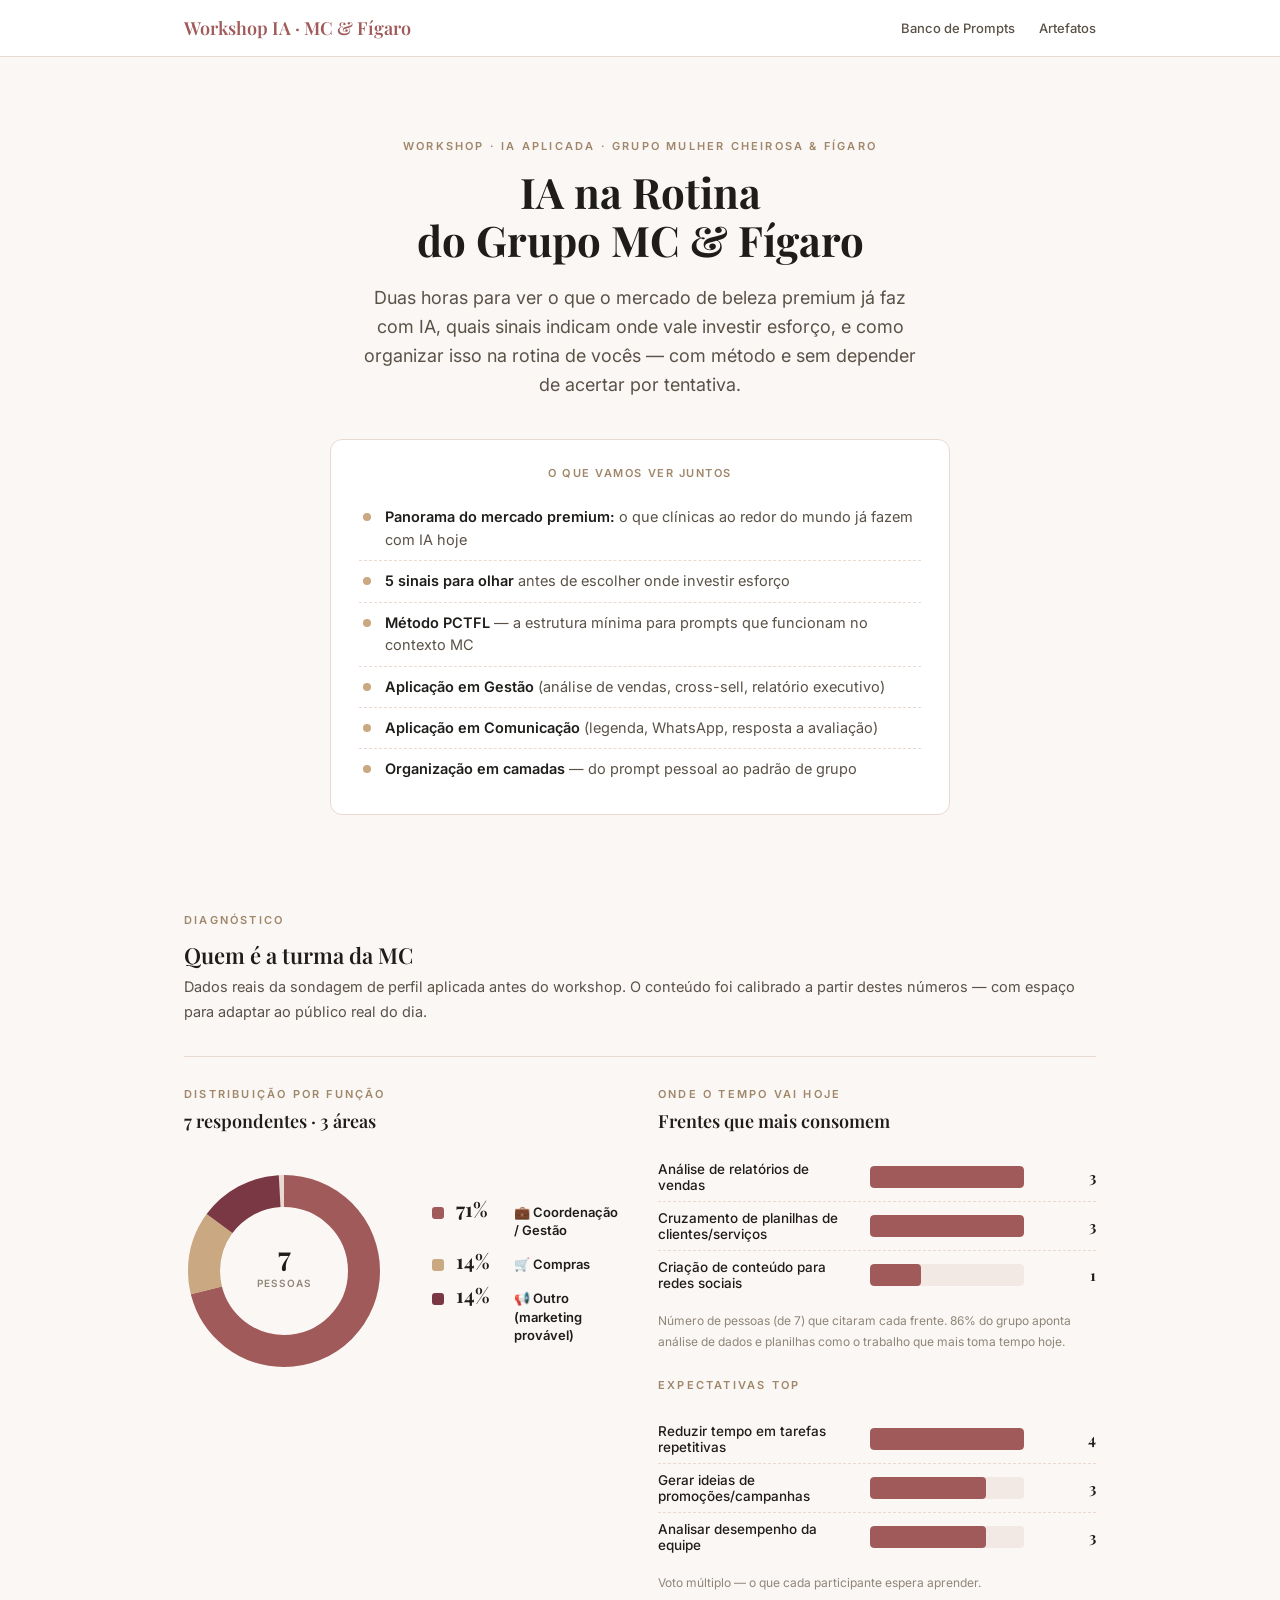
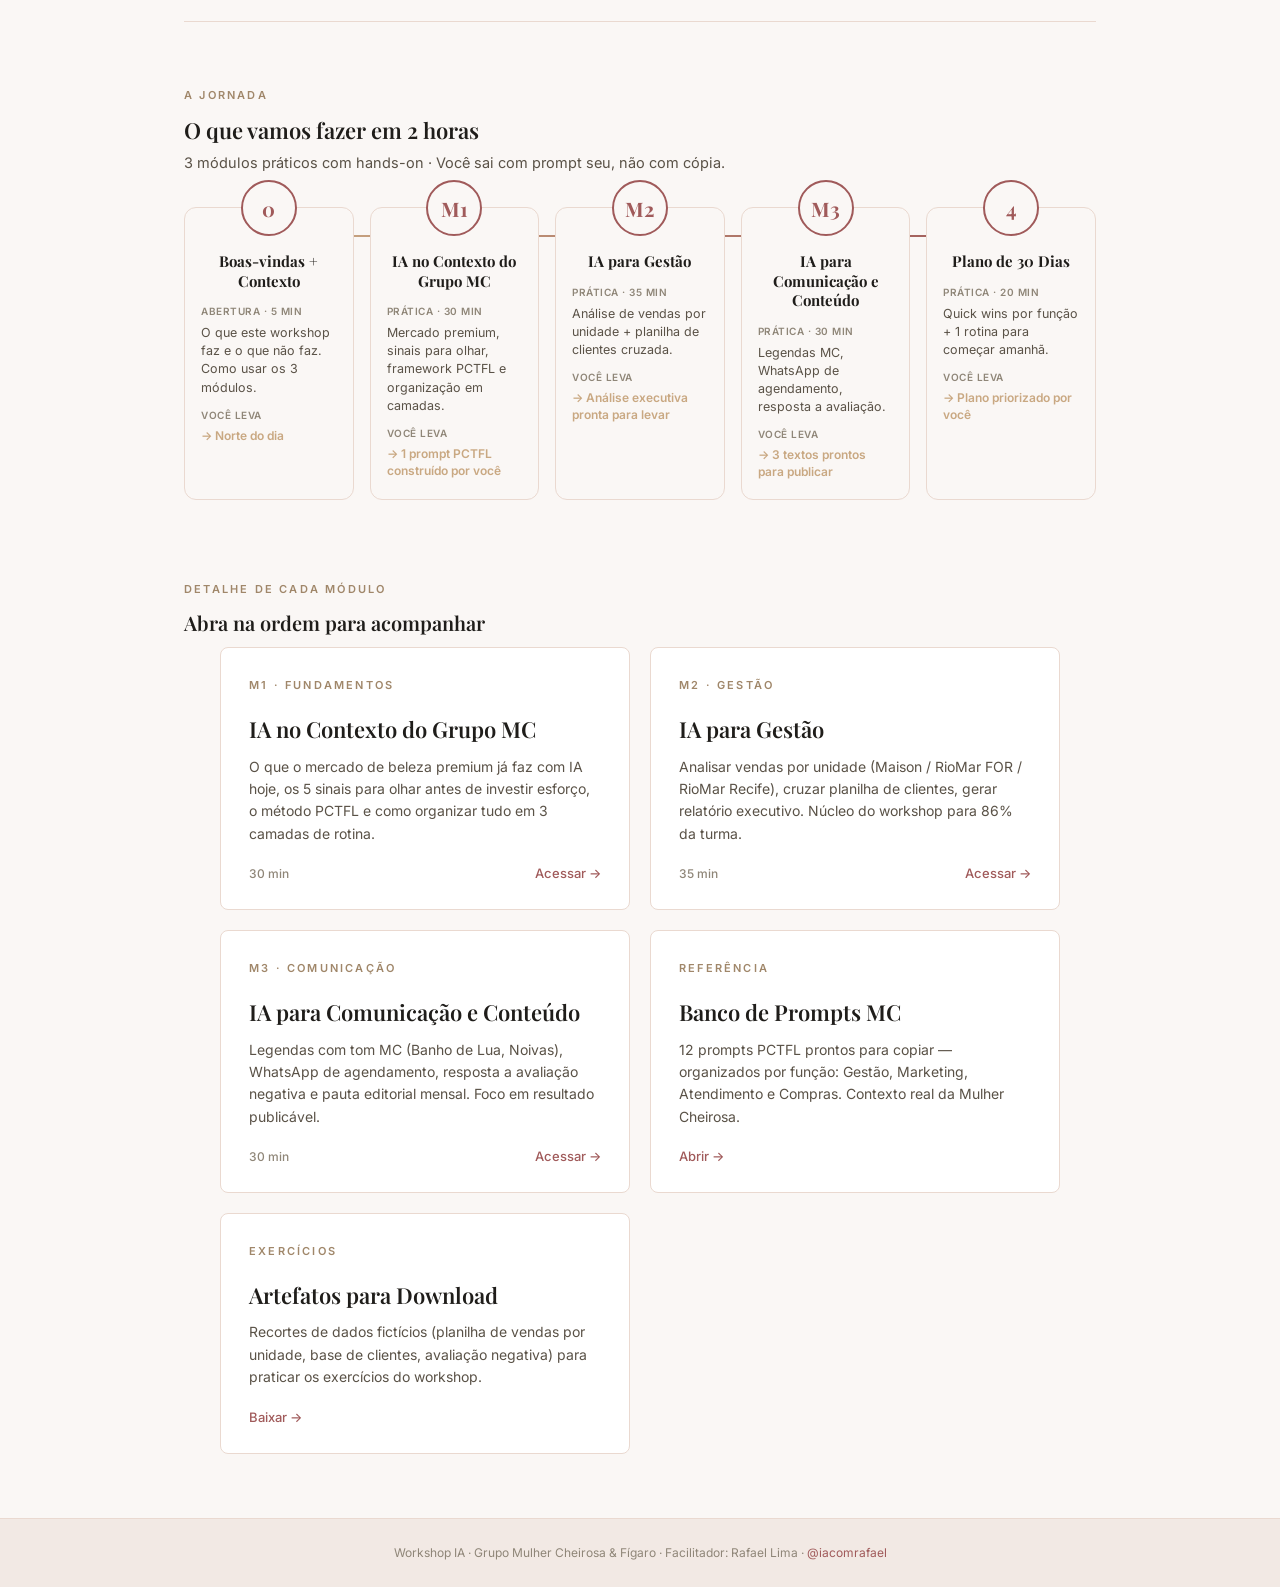
<file: index.html>
<!DOCTYPE html>
<html lang="pt-BR">
<head>
  <meta charset="UTF-8">
  <meta name="viewport" content="width=device-width, initial-scale=1.0">
  <title>Workshop IA · Grupo Mulher Cheirosa & Fígaro</title>
  <link rel="preconnect" href="https://fonts.googleapis.com">
  <link rel="preconnect" href="https://fonts.gstatic.com" crossorigin>
  <link href="https://fonts.googleapis.com/css2?family=Playfair+Display:wght@400;600;700&family=Inter:wght@400;500;600&display=swap" rel="stylesheet">
  <link rel="stylesheet" href="assets/style.css">
</head>
<body>

  <!-- Topbar -->
  <header class="topbar">
    <div class="topbar-inner">
      <a href="index.html" class="topbar-logo">Workshop IA · MC & Fígaro</a>
      <nav class="topbar-nav">
        <a href="banco-de-prompts/index.html">Banco de Prompts</a>
        <a href="artefatos/index.html">Artefatos</a>
      </nav>
    </div>
  </header>

  <!-- Hero -->
  <section class="hero">
    <div class="site-container" style="text-align:center">
      <p class="eyebrow">Workshop · IA Aplicada · Grupo Mulher Cheirosa & Fígaro</p>
      <h1>IA na Rotina<br>do Grupo MC & Fígaro</h1>
      <p class="hero-subtitle">
        Duas horas para ver o que o mercado de beleza premium já faz com IA,
        quais sinais indicam onde vale investir esforço, e como organizar
        isso na rotina de vocês — com método e sem depender de acertar por tentativa.
      </p>

      <div class="hero-aprender">
        <p class="hero-aprender-lbl">O que vamos ver juntos</p>
        <ul>
          <li><strong>Panorama do mercado premium:</strong> o que clínicas ao redor do mundo já fazem com IA hoje</li>
          <li><strong>5 sinais para olhar</strong> antes de escolher onde investir esforço</li>
          <li><strong>Método PCTFL</strong> — a estrutura mínima para prompts que funcionam no contexto MC</li>
          <li><strong>Aplicação em Gestão</strong> (análise de vendas, cross-sell, relatório executivo)</li>
          <li><strong>Aplicação em Comunicação</strong> (legenda, WhatsApp, resposta a avaliação)</li>
          <li><strong>Organização em camadas</strong> — do prompt pessoal ao padrão de grupo</li>
        </ul>
      </div>
    </div>
  </section>

  <!-- Quem é a turma -->
  <main>
    <div class="site-container" style="max-width:960px">

      <section class="reveal" style="padding-top:32px">
        <p class="eyebrow">Diagnóstico</p>
        <h2 style="font-size:22px; margin:0 0 6px">Quem é a turma da MC</h2>
        <p style="font-size:14.5px; color:var(--ink-soft); margin:0 0 18px">Dados reais da sondagem de perfil aplicada antes do workshop. O conteúdo foi calibrado a partir destes números — com espaço para adaptar ao público real do dia.</p>

        <div class="turma-section">
          <!-- Donut: distribuição por função -->
          <div class="turma-col">
            <p class="eyebrow">Distribuição por função</p>
            <h3>7 respondentes · 3 áreas</h3>
            <div class="donut-box">
              <svg class="donut-svg" viewBox="0 0 200 200" xmlns="http://www.w3.org/2000/svg" aria-label="Distribuição da turma por função">
                <!-- Donut segments. Stroke-dasharray total = 502.4 (=2*PI*80). Order: Gestão 71%, Compras 14%, Outro 14% (14+14=28) -->
                <circle cx="100" cy="100" r="80" fill="none" stroke="#ead9d0" stroke-width="32"/>
                <!-- Gestão 71% -->
                <circle cx="100" cy="100" r="80" fill="none" stroke="#a05a5a" stroke-width="32"
                        stroke-dasharray="356.71 502.4" stroke-dashoffset="0"
                        transform="rotate(-90 100 100)"/>
                <!-- Compras 14% -->
                <circle cx="100" cy="100" r="80" fill="none" stroke="#c9a882" stroke-width="32"
                        stroke-dasharray="70.34 502.4" stroke-dashoffset="-356.71"
                        transform="rotate(-90 100 100)"/>
                <!-- Outro 14% -->
                <circle cx="100" cy="100" r="80" fill="none" stroke="#7a3844" stroke-width="32"
                        stroke-dasharray="70.34 502.4" stroke-dashoffset="-427.05"
                        transform="rotate(-90 100 100)"/>
                <!-- Centro -->
                <text x="100" y="96" text-anchor="middle" font-family="Playfair Display, serif" font-size="28" font-weight="700" fill="#1f1d1a">7</text>
                <text x="100" y="116" text-anchor="middle" font-family="Inter, sans-serif" font-size="10" font-weight="600" fill="#8f8678" letter-spacing="1">PESSOAS</text>
              </svg>
              <div class="donut-legend">
                <div class="donut-legend-row">
                  <span class="donut-legend-dot" style="background:#a05a5a"></span>
                  <span class="donut-legend-count">71%</span>
                  <span class="donut-legend-lbl"><strong>💼 Coordenação / Gestão</strong></span>
                </div>
                <div class="donut-legend-row">
                  <span class="donut-legend-dot" style="background:#c9a882"></span>
                  <span class="donut-legend-count">14%</span>
                  <span class="donut-legend-lbl"><strong>🛒 Compras</strong></span>
                </div>
                <div class="donut-legend-row">
                  <span class="donut-legend-dot" style="background:#7a3844"></span>
                  <span class="donut-legend-count">14%</span>
                  <span class="donut-legend-lbl"><strong>📢 Outro (marketing provável)</strong></span>
                </div>
              </div>
            </div>
          </div>

          <!-- Bars: onde o tempo vai hoje -->
          <div class="turma-col">
            <p class="eyebrow">Onde o tempo vai hoje</p>
            <h3>Frentes que mais consomem</h3>
            <div class="hbar-graph">
              <div class="hbar-row">
                <span class="hbar-label">Análise de relatórios de vendas</span>
                <div class="hbar-track"><div class="hbar-fill" style="width:100%"></div></div>
                <span class="hbar-pct">3</span>
              </div>
              <div class="hbar-row">
                <span class="hbar-label">Cruzamento de planilhas de clientes/serviços</span>
                <div class="hbar-track"><div class="hbar-fill" style="width:100%"></div></div>
                <span class="hbar-pct">3</span>
              </div>
              <div class="hbar-row">
                <span class="hbar-label">Criação de conteúdo para redes sociais</span>
                <div class="hbar-track"><div class="hbar-fill" style="width:33%"></div></div>
                <span class="hbar-pct">1</span>
              </div>
            </div>
            <p style="font-size:12px; color:var(--ink-muted); margin:12px 0 0">Número de pessoas (de 7) que citaram cada frente. 86% do grupo aponta análise de dados e planilhas como o trabalho que mais toma tempo hoje.</p>

            <p class="eyebrow" style="margin-top:24px">Expectativas top</p>
            <div class="hbar-graph">
              <div class="hbar-row">
                <span class="hbar-label">Reduzir tempo em tarefas repetitivas</span>
                <div class="hbar-track"><div class="hbar-fill" style="width:100%"></div></div>
                <span class="hbar-pct">4</span>
              </div>
              <div class="hbar-row">
                <span class="hbar-label">Gerar ideias de promoções/campanhas</span>
                <div class="hbar-track"><div class="hbar-fill" style="width:75%"></div></div>
                <span class="hbar-pct">3</span>
              </div>
              <div class="hbar-row">
                <span class="hbar-label">Analisar desempenho da equipe</span>
                <div class="hbar-track"><div class="hbar-fill" style="width:75%"></div></div>
                <span class="hbar-pct">3</span>
              </div>
            </div>
            <p style="font-size:12px; color:var(--ink-muted); margin:12px 0 0">Voto múltiplo — o que cada participante espera aprender.</p>
          </div>
        </div>
      </section>

      <!-- A Jornada do Workshop (timeline) -->
      <section class="reveal" style="padding: 32px 0 16px">
        <p class="eyebrow">A Jornada</p>
        <h2 style="font-size:22px; margin:0 0 6px">O que vamos fazer em 2 horas</h2>
        <p style="font-size:14.5px; color:var(--ink-soft); margin:0 0 8px">
          3 módulos práticos com hands-on · Você sai com prompt seu, não com cópia.
        </p>

        <div class="jornada-timeline">

          <!-- Abertura -->
          <div class="jornada-step">
            <div class="jornada-num">0</div>
            <h3 class="jornada-step-title">Boas-vindas + Contexto</h3>
            <p class="jornada-label">Abertura · 5 min</p>
            <p class="jornada-text">O que este workshop faz e o que não faz. Como usar os 3 módulos.</p>
            <p class="jornada-label">Você leva</p>
            <p class="jornada-entregavel">→ Norte do dia</p>
          </div>

          <!-- M1 -->
          <div class="jornada-step">
            <div class="jornada-num">M1</div>
            <h3 class="jornada-step-title">IA no Contexto do Grupo MC</h3>
            <p class="jornada-label">Prática · 30 min</p>
            <p class="jornada-text">Mercado premium, sinais para olhar, framework PCTFL e organização em camadas.</p>
            <p class="jornada-label">Você leva</p>
            <p class="jornada-entregavel">→ 1 prompt PCTFL construído por você</p>
          </div>

          <!-- M2 -->
          <div class="jornada-step">
            <div class="jornada-num">M2</div>
            <h3 class="jornada-step-title">IA para Gestão</h3>
            <p class="jornada-label">Prática · 35 min</p>
            <p class="jornada-text">Análise de vendas por unidade + planilha de clientes cruzada.</p>
            <p class="jornada-label">Você leva</p>
            <p class="jornada-entregavel">→ Análise executiva pronta para levar</p>
          </div>

          <!-- M3 -->
          <div class="jornada-step">
            <div class="jornada-num">M3</div>
            <h3 class="jornada-step-title">IA para Comunicação e Conteúdo</h3>
            <p class="jornada-label">Prática · 30 min</p>
            <p class="jornada-text">Legendas MC, WhatsApp de agendamento, resposta a avaliação.</p>
            <p class="jornada-label">Você leva</p>
            <p class="jornada-entregavel">→ 3 textos prontos para publicar</p>
          </div>

          <!-- Fechamento -->
          <div class="jornada-step">
            <div class="jornada-num">4</div>
            <h3 class="jornada-step-title">Plano de 30 Dias</h3>
            <p class="jornada-label">Prática · 20 min</p>
            <p class="jornada-text">Quick wins por função + 1 rotina para começar amanhã.</p>
            <p class="jornada-label">Você leva</p>
            <p class="jornada-entregavel">→ Plano priorizado por você</p>
          </div>

        </div><!-- /jornada-timeline -->
      </section>

      <!-- Divisor -->
      <div style="padding: 16px 0 12px">
        <p class="eyebrow">Detalhe de cada módulo</p>
        <h2 style="font-size:20px; margin:0">Abra na ordem para acompanhar</h2>
      </div>

      <div class="modules-grid">

        <!-- M1 -->
        <a href="m1/index.html" class="module-card reveal" style="text-decoration:none; color:inherit">
          <p class="module-card-eyebrow eyebrow">M1 · Fundamentos</p>
          <h3>IA no Contexto do Grupo MC</h3>
          <p class="module-card-desc">
            O que o mercado de beleza premium já faz com IA hoje, os 5 sinais para
            olhar antes de investir esforço, o método PCTFL e como organizar tudo
            em 3 camadas de rotina.
          </p>
          <div class="module-card-footer">
            <span class="module-card-duration">30 min</span>
            <span class="module-card-link">Acessar →</span>
          </div>
        </a>

        <!-- M2 -->
        <a href="m2/index.html" class="module-card reveal" style="text-decoration:none; color:inherit">
          <p class="module-card-eyebrow eyebrow">M2 · Gestão</p>
          <h3>IA para Gestão</h3>
          <p class="module-card-desc">
            Analisar vendas por unidade (Maison / RioMar FOR / RioMar Recife), cruzar planilha
            de clientes, gerar relatório executivo. Núcleo do workshop para 86% da turma.
          </p>
          <div class="module-card-footer">
            <span class="module-card-duration">35 min</span>
            <span class="module-card-link">Acessar →</span>
          </div>
        </a>

        <!-- M3 -->
        <a href="m3/index.html" class="module-card reveal" style="text-decoration:none; color:inherit">
          <p class="module-card-eyebrow eyebrow">M3 · Comunicação</p>
          <h3>IA para Comunicação e Conteúdo</h3>
          <p class="module-card-desc">
            Legendas com tom MC (Banho de Lua, Noivas), WhatsApp de agendamento, resposta a
            avaliação negativa e pauta editorial mensal. Foco em resultado publicável.
          </p>
          <div class="module-card-footer">
            <span class="module-card-duration">30 min</span>
            <span class="module-card-link">Acessar →</span>
          </div>
        </a>

        <!-- Banco de Prompts -->
        <a href="banco-de-prompts/index.html" class="module-card reveal" style="text-decoration:none; color:inherit">
          <p class="module-card-eyebrow eyebrow">Referência</p>
          <h3>Banco de Prompts MC</h3>
          <p class="module-card-desc">
            12 prompts PCTFL prontos para copiar — organizados por função: Gestão,
            Marketing, Atendimento e Compras. Contexto real da Mulher Cheirosa.
          </p>
          <div class="module-card-footer">
            <span class="module-card-link">Abrir →</span>
          </div>
        </a>

        <!-- Artefatos -->
        <a href="artefatos/index.html" class="module-card reveal" style="text-decoration:none; color:inherit">
          <p class="module-card-eyebrow eyebrow">Exercícios</p>
          <h3>Artefatos para Download</h3>
          <p class="module-card-desc">
            Recortes de dados fictícios (planilha de vendas por unidade, base de clientes,
            avaliação negativa) para praticar os exercícios do workshop.
          </p>
          <div class="module-card-footer">
            <span class="module-card-link">Baixar →</span>
          </div>
        </a>

      </div><!-- /modules-grid -->
    </div><!-- /site-container -->
  </main>

  <!-- Footer -->
  <footer>
    <p>Workshop IA · Grupo Mulher Cheirosa & Fígaro · Facilitador: Rafael Lima · <a href="https://instagram.com/iacomrafael" target="_blank" rel="noopener">@iacomrafael</a></p>
  </footer>

  <script src="assets/script.js"></script>
</body>
</html>
</file>
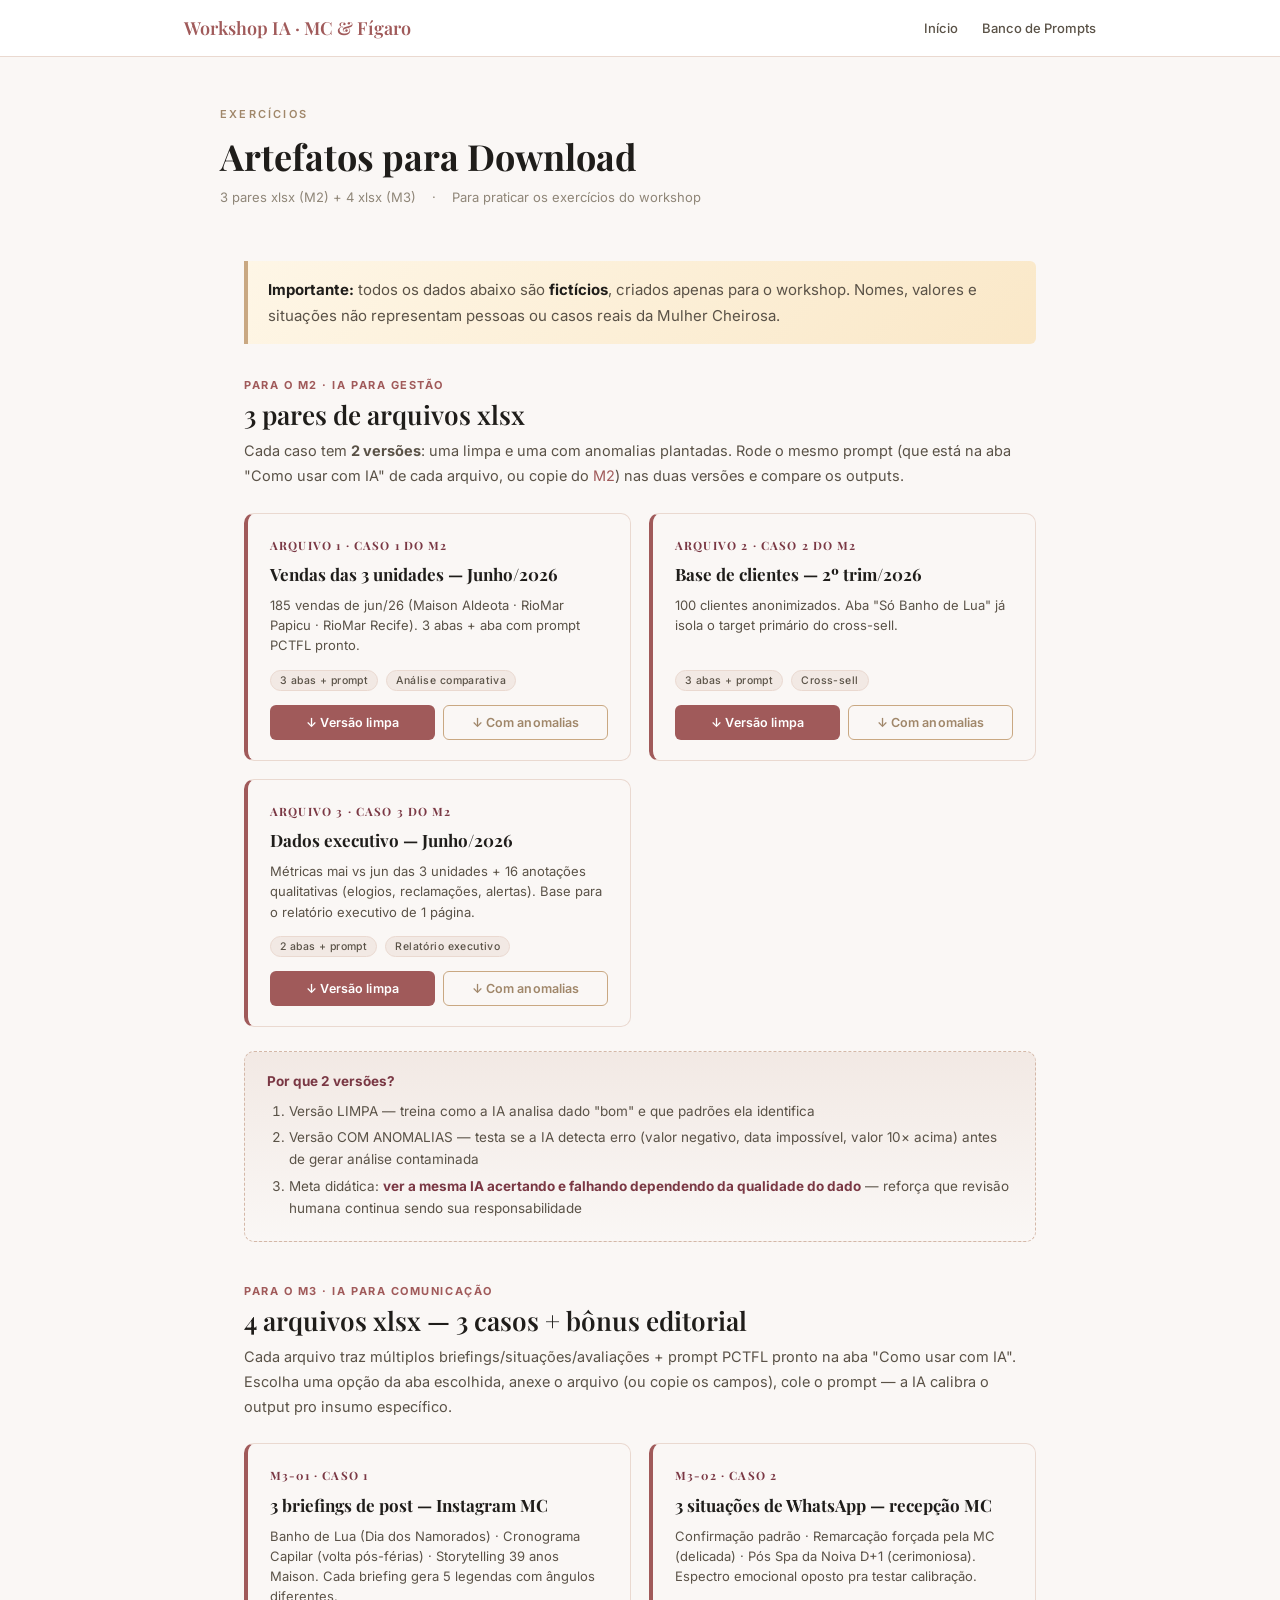
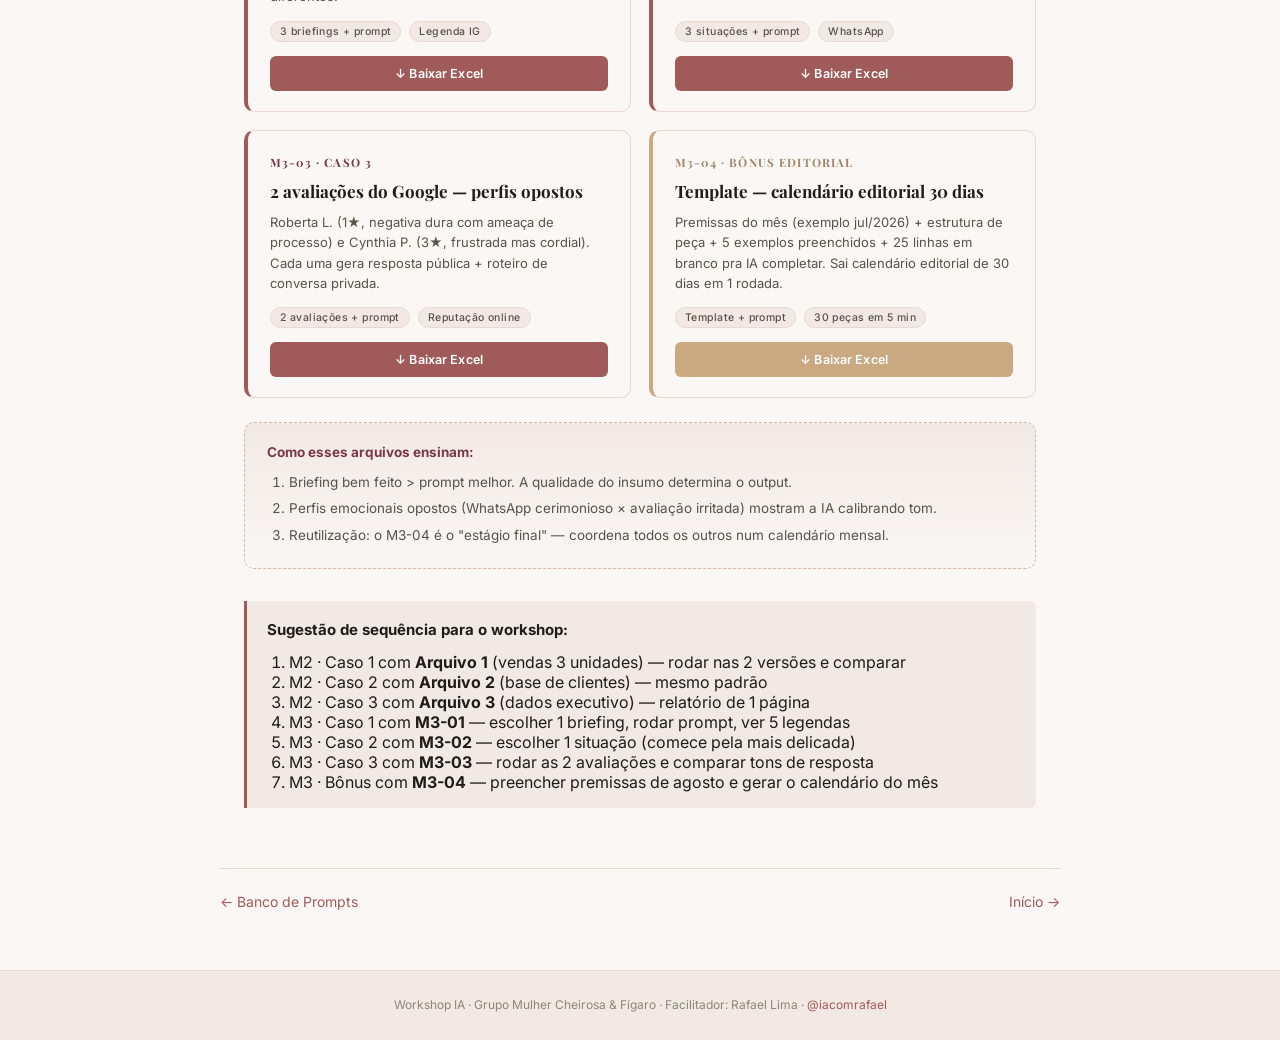
<file: artefatos/index.html>
<!DOCTYPE html>
<html lang="pt-BR">
<head>
  <meta charset="UTF-8">
  <meta name="viewport" content="width=device-width, initial-scale=1.0">
  <title>Artefatos — Workshop IA · MC & Fígaro</title>
  <link rel="preconnect" href="https://fonts.googleapis.com">
  <link rel="preconnect" href="https://fonts.gstatic.com" crossorigin>
  <link href="https://fonts.googleapis.com/css2?family=Playfair+Display:wght@400;600;700&family=Inter:wght@400;500;600&display=swap" rel="stylesheet">
  <link rel="stylesheet" href="../assets/style.css">
  <style>
    .artefato-list {
      display: flex;
      flex-direction: column;
      gap: 24px;
      margin: 24px 0 40px;
    }
    .artefato-card {
      background: var(--bg-card);
      border: 1px solid var(--border);
      border-radius: 8px;
      padding: 24px;
      position: relative;
    }
    .artefato-card::after {
      content: '';
      position: absolute;
      top: 0; left: 0; right: 0;
      height: 3px;
      background: var(--accent);
      border-radius: 8px 8px 0 0;
    }
    .artefato-header {
      display: flex;
      justify-content: space-between;
      align-items: flex-start;
      gap: 12px;
      margin-bottom: 12px;
    }
    .artefato-title {
      font-family: var(--serif);
      font-size: 20px;
      color: var(--ink);
      margin: 0 0 4px;
    }
    .artefato-desc {
      font-size: 14px;
      color: var(--ink-soft);
      margin-bottom: 8px;
    }
    .artefato-tag {
      font-size: 11px;
      font-weight: 600;
      padding: 3px 10px;
      border-radius: 4px;
      background: var(--bg-warm);
      color: var(--accent-dark);
      border: 1px solid var(--border-strong);
      text-transform: uppercase;
      letter-spacing: .06em;
      white-space: nowrap;
    }
    .artefato-body {
      background: var(--bg-warm);
      padding: 16px 18px;
      border-radius: 6px;
      font-family: var(--mono);
      font-size: 12.5px;
      color: var(--ink);
      white-space: pre-wrap;
      line-height: 1.6;
      border-left: 3px solid var(--accent-warm);
      margin-bottom: 12px;
      overflow-x: auto;
    }
    .artefato-actions {
      display: flex;
      gap: 10px;
      flex-wrap: wrap;
    }
    .copy-btn, .download-btn {
      padding: 8px 16px;
      font-family: var(--sans);
      font-size: 13px;
      font-weight: 500;
      border-radius: 6px;
      cursor: pointer;
      transition: background .15s;
      text-decoration: none;
      display: inline-block;
    }
    .copy-btn {
      background: var(--accent);
      color: #fff;
      border: none;
    }
    .copy-btn:hover { background: var(--accent-dark); }
    .copy-btn.copied { background: #2e7d32; }
    .download-btn {
      background: transparent;
      color: var(--accent);
      border: 1.5px solid var(--accent);
    }
    .download-btn:hover { background: var(--accent); color: #fff; }
    .como-usar {
      font-size: 13px;
      color: var(--ink-muted);
      padding: 10px 0 0;
      margin-top: 12px;
      border-top: 1px dashed var(--border);
    }
    .como-usar strong { color: var(--ink); }
  </style>
</head>
<body>

  <header class="topbar">
    <div class="topbar-inner">
      <a href="../index.html" class="topbar-logo">Workshop IA · MC & Fígaro</a>
      <nav class="topbar-nav">
        <a href="../index.html">Início</a>
        <a href="../banco-de-prompts/index.html">Banco de Prompts</a>
      </nav>
    </div>
  </header>

  <div class="module-header site-container">
    <p class="eyebrow">Exercícios</p>
    <h1>Artefatos para Download</h1>
    <div class="module-header-meta">
      <span>3 pares xlsx (M2) + 4 xlsx (M3)</span>
      <span>·</span>
      <span>Para praticar os exercícios do workshop</span>
    </div>
  </div>

  <div class="site-container">
    <div class="callout warning">
      <p><strong>Importante:</strong> todos os dados abaixo são <strong>fictícios</strong>,
      criados apenas para o workshop. Nomes, valores e situações não representam
      pessoas ou casos reais da Mulher Cheirosa.</p>
    </div>

    <!-- ARQUIVOS xlsx do M2 -->
    <section class="reveal" style="margin: 32px 0 40px">
      <p class="eyebrow" style="color:var(--accent); font-size:11px; letter-spacing:.14em; text-transform:uppercase; font-weight:700; margin: 0 0 4px">Para o M2 · IA para Gestão</p>
      <h2 style="font-family:var(--serif); font-size:26px; color:var(--ink); margin:0 0 8px">3 pares de arquivos xlsx</h2>
      <p style="font-size:14.5px; color:var(--ink-soft); margin:0 0 20px">
        Cada caso tem <strong>2 versões</strong>: uma limpa e uma com anomalias plantadas. Rode
        o mesmo prompt (que está na aba "Como usar com IA" de cada arquivo, ou copie do
        <a href="../m2/index.html">M2</a>) nas duas versões e compare os outputs.
      </p>

      <div class="arquivos-grid">
        <div class="arquivo-card">
          <p class="arquivo-num">Arquivo 1 · Caso 1 do M2</p>
          <h4>Vendas das 3 unidades — Junho/2026</h4>
          <p class="arquivo-desc">185 vendas de jun/26 (Maison Aldeota · RioMar Papicu · RioMar Recife). 3 abas + aba com prompt PCTFL pronto.</p>
          <div class="arquivo-tags">
            <span>3 abas + prompt</span>
            <span>Análise comparativa</span>
          </div>
          <div class="arquivo-btns">
            <a href="../m2/exemplos/01a-vendas-3-unidades-jun26-limpo.xlsx" download class="arquivo-btn primary">↓ Versão limpa</a>
            <a href="../m2/exemplos/01b-vendas-3-unidades-jun26-com-anomalias.xlsx" download class="arquivo-btn ghost">↓ Com anomalias</a>
          </div>
        </div>

        <div class="arquivo-card">
          <p class="arquivo-num">Arquivo 2 · Caso 2 do M2</p>
          <h4>Base de clientes — 2º trim/2026</h4>
          <p class="arquivo-desc">100 clientes anonimizados. Aba "Só Banho de Lua" já isola o target primário do cross-sell.</p>
          <div class="arquivo-tags">
            <span>3 abas + prompt</span>
            <span>Cross-sell</span>
          </div>
          <div class="arquivo-btns">
            <a href="../m2/exemplos/02a-base-clientes-cross-sell-limpo.xlsx" download class="arquivo-btn primary">↓ Versão limpa</a>
            <a href="../m2/exemplos/02b-base-clientes-cross-sell-com-anomalias.xlsx" download class="arquivo-btn ghost">↓ Com anomalias</a>
          </div>
        </div>

        <div class="arquivo-card">
          <p class="arquivo-num">Arquivo 3 · Caso 3 do M2</p>
          <h4>Dados executivo — Junho/2026</h4>
          <p class="arquivo-desc">Métricas mai vs jun das 3 unidades + 16 anotações qualitativas (elogios, reclamações, alertas). Base para o relatório executivo de 1 página.</p>
          <div class="arquivo-tags">
            <span>2 abas + prompt</span>
            <span>Relatório executivo</span>
          </div>
          <div class="arquivo-btns">
            <a href="../m2/exemplos/03a-dados-executivo-jun26-limpo.xlsx" download class="arquivo-btn primary">↓ Versão limpa</a>
            <a href="../m2/exemplos/03b-dados-executivo-jun26-com-anomalias.xlsx" download class="arquivo-btn ghost">↓ Com anomalias</a>
          </div>
        </div>
      </div>

      <div class="arquivos-como-usar">
        <strong>Por que 2 versões?</strong>
        <ol>
          <li>Versão LIMPA — treina como a IA analisa dado "bom" e que padrões ela identifica</li>
          <li>Versão COM ANOMALIAS — testa se a IA detecta erro (valor negativo, data impossível, valor 10× acima) antes de gerar análise contaminada</li>
          <li>Meta didática: <strong>ver a mesma IA acertando e falhando dependendo da qualidade do dado</strong> — reforça que revisão humana continua sendo sua responsabilidade</li>
        </ol>
      </div>
    </section>

    <!-- ARQUIVOS xlsx do M3 -->
    <section class="reveal" style="margin: 40px 0 32px">
      <p class="eyebrow" style="color:var(--accent); font-size:11px; letter-spacing:.14em; text-transform:uppercase; font-weight:700; margin: 0 0 4px">Para o M3 · IA para Comunicação</p>
      <h2 style="font-family:var(--serif); font-size:26px; color:var(--ink); margin:0 0 8px">4 arquivos xlsx — 3 casos + bônus editorial</h2>
      <p style="font-size:14.5px; color:var(--ink-soft); margin:0 0 20px">
        Cada arquivo traz múltiplos briefings/situações/avaliações + prompt PCTFL pronto na
        aba "Como usar com IA". Escolha uma opção da aba escolhida, anexe o arquivo (ou copie
        os campos), cole o prompt — a IA calibra o output pro insumo específico.
      </p>

      <div class="arquivos-grid">
        <div class="arquivo-card">
          <p class="arquivo-num">M3-01 · Caso 1</p>
          <h4>3 briefings de post — Instagram MC</h4>
          <p class="arquivo-desc">Banho de Lua (Dia dos Namorados) · Cronograma Capilar (volta pós-férias) · Storytelling 39 anos Maison. Cada briefing gera 5 legendas com ângulos diferentes.</p>
          <div class="arquivo-tags">
            <span>3 briefings + prompt</span>
            <span>Legenda IG</span>
          </div>
          <div class="arquivo-btns">
            <a href="../m3/exemplos/m3-01-briefings-instagram.xlsx" download class="arquivo-btn primary">↓ Baixar Excel</a>
          </div>
        </div>

        <div class="arquivo-card">
          <p class="arquivo-num">M3-02 · Caso 2</p>
          <h4>3 situações de WhatsApp — recepção MC</h4>
          <p class="arquivo-desc">Confirmação padrão · Remarcação forçada pela MC (delicada) · Pós Spa da Noiva D+1 (cerimoniosa). Espectro emocional oposto pra testar calibração.</p>
          <div class="arquivo-tags">
            <span>3 situações + prompt</span>
            <span>WhatsApp</span>
          </div>
          <div class="arquivo-btns">
            <a href="../m3/exemplos/m3-02-situacoes-whatsapp.xlsx" download class="arquivo-btn primary">↓ Baixar Excel</a>
          </div>
        </div>

        <div class="arquivo-card">
          <p class="arquivo-num">M3-03 · Caso 3</p>
          <h4>2 avaliações do Google — perfis opostos</h4>
          <p class="arquivo-desc">Roberta L. (1★, negativa dura com ameaça de processo) e Cynthia P. (3★, frustrada mas cordial). Cada uma gera resposta pública + roteiro de conversa privada.</p>
          <div class="arquivo-tags">
            <span>2 avaliações + prompt</span>
            <span>Reputação online</span>
          </div>
          <div class="arquivo-btns">
            <a href="../m3/exemplos/m3-03-avaliacoes-google.xlsx" download class="arquivo-btn primary">↓ Baixar Excel</a>
          </div>
        </div>

        <div class="arquivo-card" style="border-left-color: var(--accent-warm);">
          <p class="arquivo-num" style="color: var(--accent-warm-dark);">M3-04 · Bônus editorial</p>
          <h4>Template — calendário editorial 30 dias</h4>
          <p class="arquivo-desc">Premissas do mês (exemplo jul/2026) + estrutura de peça + 5 exemplos preenchidos + 25 linhas em branco pra IA completar. Sai calendário editorial de 30 dias em 1 rodada.</p>
          <div class="arquivo-tags">
            <span>Template + prompt</span>
            <span>30 peças em 5 min</span>
          </div>
          <div class="arquivo-btns">
            <a href="../m3/exemplos/m3-04-calendario-editorial.xlsx" download class="arquivo-btn primary" style="background: var(--accent-warm);">↓ Baixar Excel</a>
          </div>
        </div>
      </div>

      <div class="arquivos-como-usar">
        <strong>Como esses arquivos ensinam:</strong>
        <ol>
          <li>Briefing bem feito &gt; prompt melhor. A qualidade do insumo determina o output.</li>
          <li>Perfis emocionais opostos (WhatsApp cerimonioso × avaliação irritada) mostram a IA calibrando tom.</li>
          <li>Reutilização: o M3-04 é o "estágio final" — coordena todos os outros num calendário mensal.</li>
        </ol>
      </div>
    </section>

    <div class="callout">
      <p><strong>Sugestão de sequência para o workshop:</strong></p>
      <ol style="margin-top:10px; margin-bottom:0">
        <li>M2 · Caso 1 com <strong>Arquivo 1</strong> (vendas 3 unidades) — rodar nas 2 versões e comparar</li>
        <li>M2 · Caso 2 com <strong>Arquivo 2</strong> (base de clientes) — mesmo padrão</li>
        <li>M2 · Caso 3 com <strong>Arquivo 3</strong> (dados executivo) — relatório de 1 página</li>
        <li>M3 · Caso 1 com <strong>M3-01</strong> — escolher 1 briefing, rodar prompt, ver 5 legendas</li>
        <li>M3 · Caso 2 com <strong>M3-02</strong> — escolher 1 situação (comece pela mais delicada)</li>
        <li>M3 · Caso 3 com <strong>M3-03</strong> — rodar as 2 avaliações e comparar tons de resposta</li>
        <li>M3 · Bônus com <strong>M3-04</strong> — preencher premissas de agosto e gerar o calendário do mês</li>
      </ol>
    </div>
  </div>

  <section class="section content-section">
    <div class="site-container" style="display:flex; justify-content:space-between; padding:24px 0; border-top:1px solid var(--border)">
      <a href="../banco-de-prompts/index.html" style="font-size:14px; color:var(--accent)">← Banco de Prompts</a>
      <a href="../index.html" style="font-size:14px; color:var(--accent)">Início →</a>
    </div>
  </section>

  <footer>
    <p>Workshop IA · Grupo Mulher Cheirosa & Fígaro · Facilitador: Rafael Lima · <a href="https://instagram.com/iacomrafael" target="_blank" rel="noopener">@iacomrafael</a></p>
  </footer>

  <script src="../assets/script.js"></script>
</body>
</html>
</file>
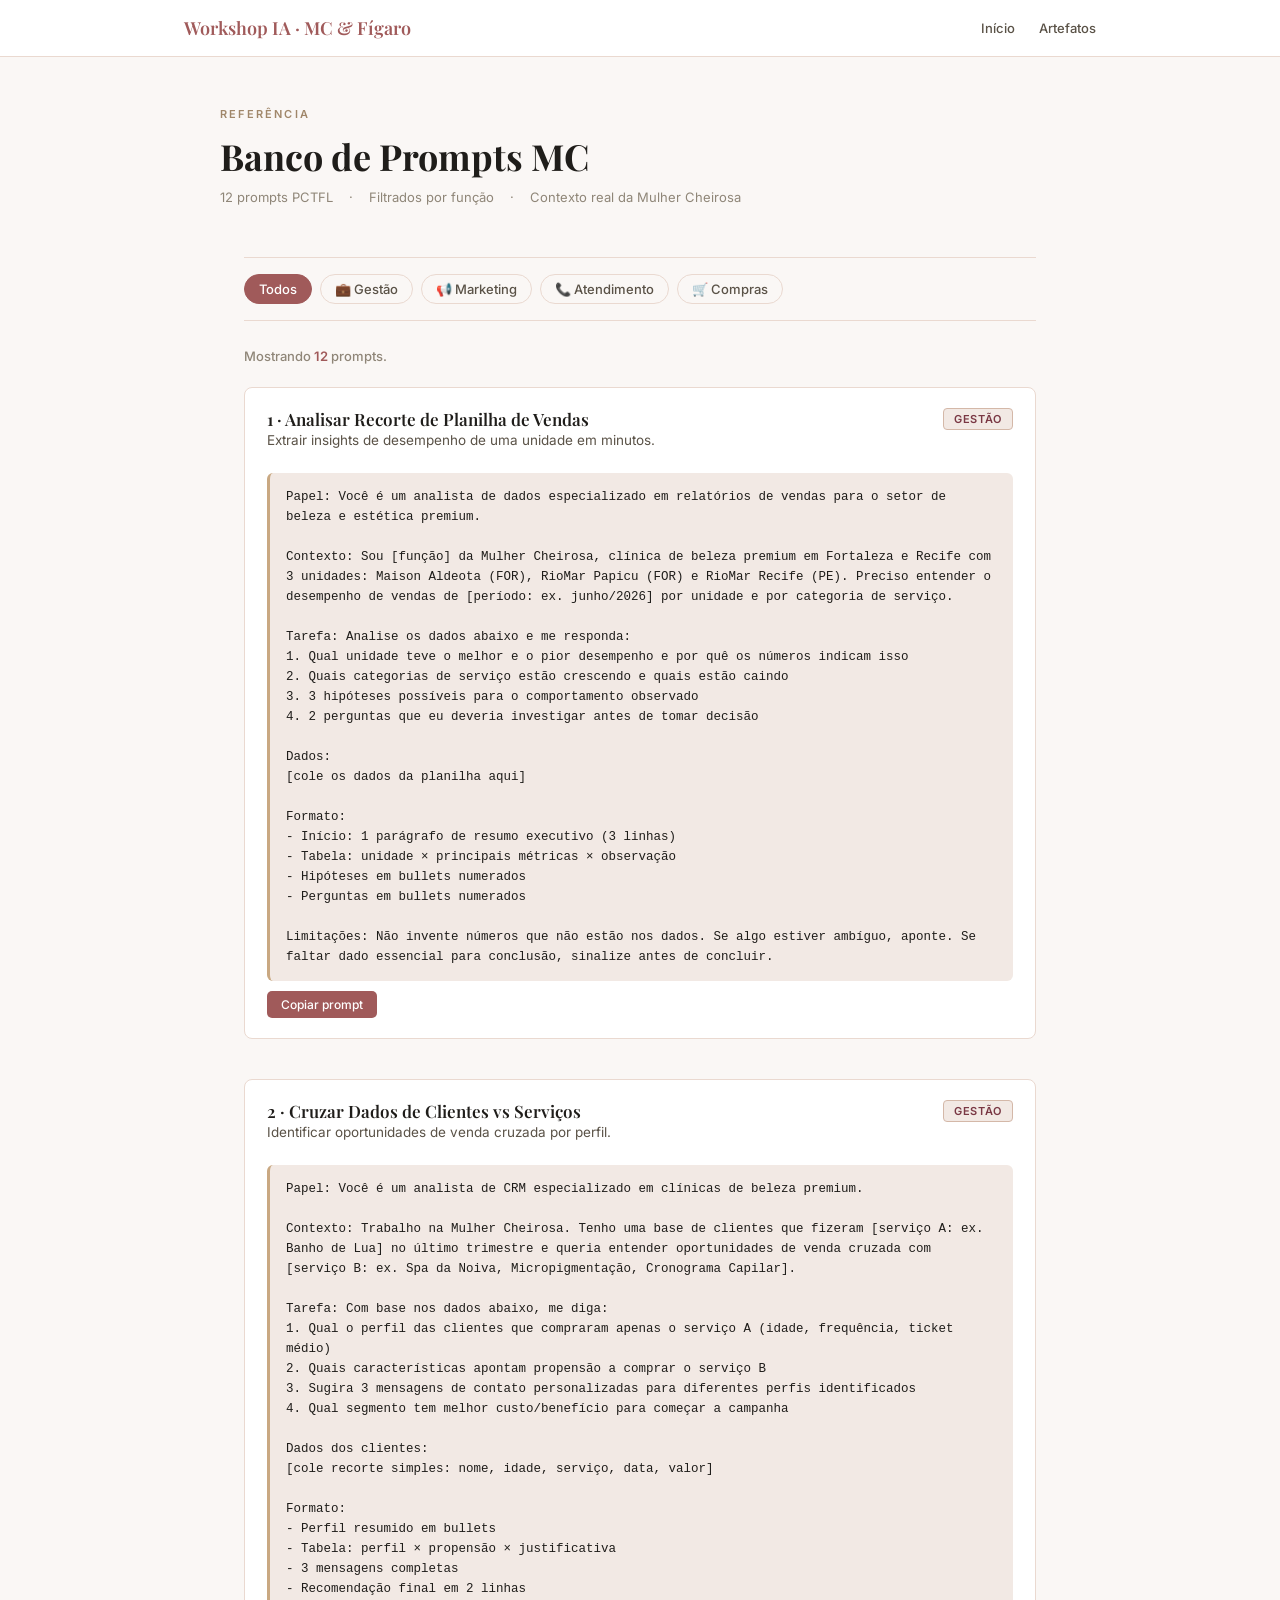
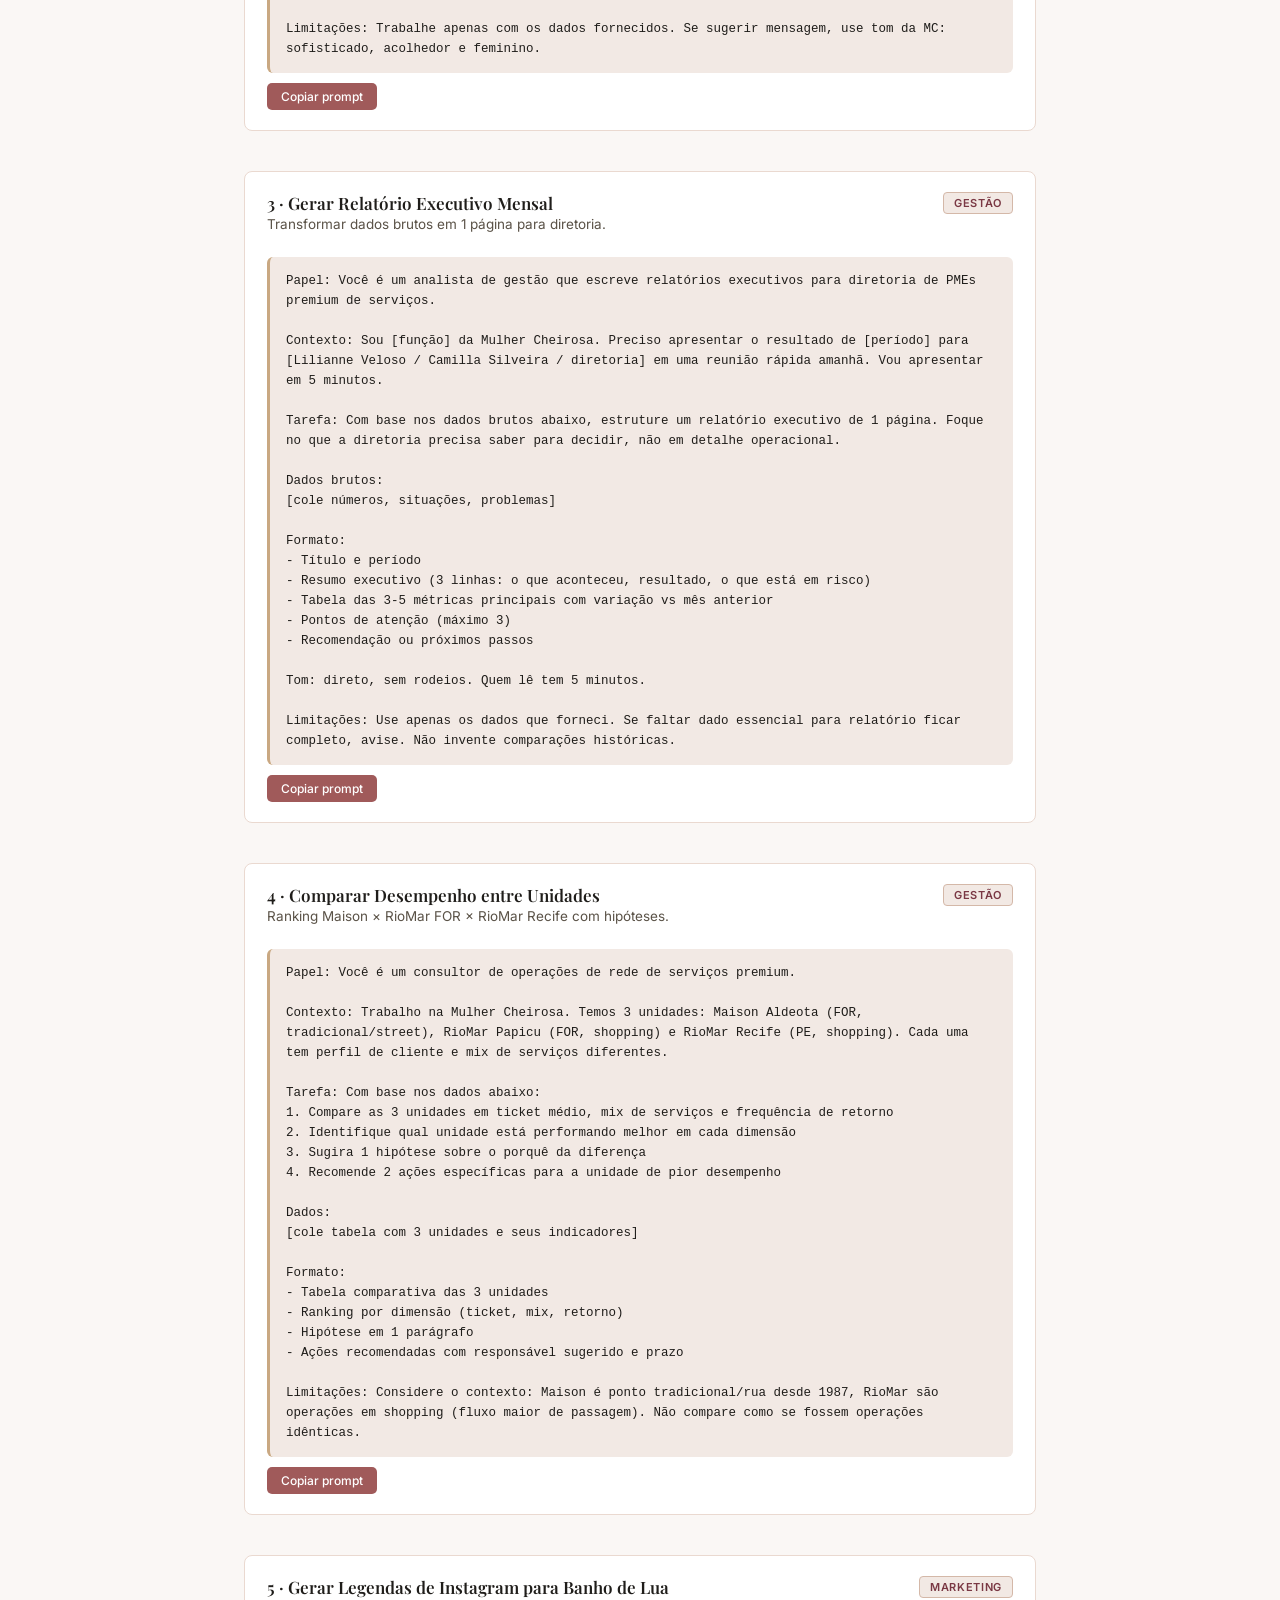
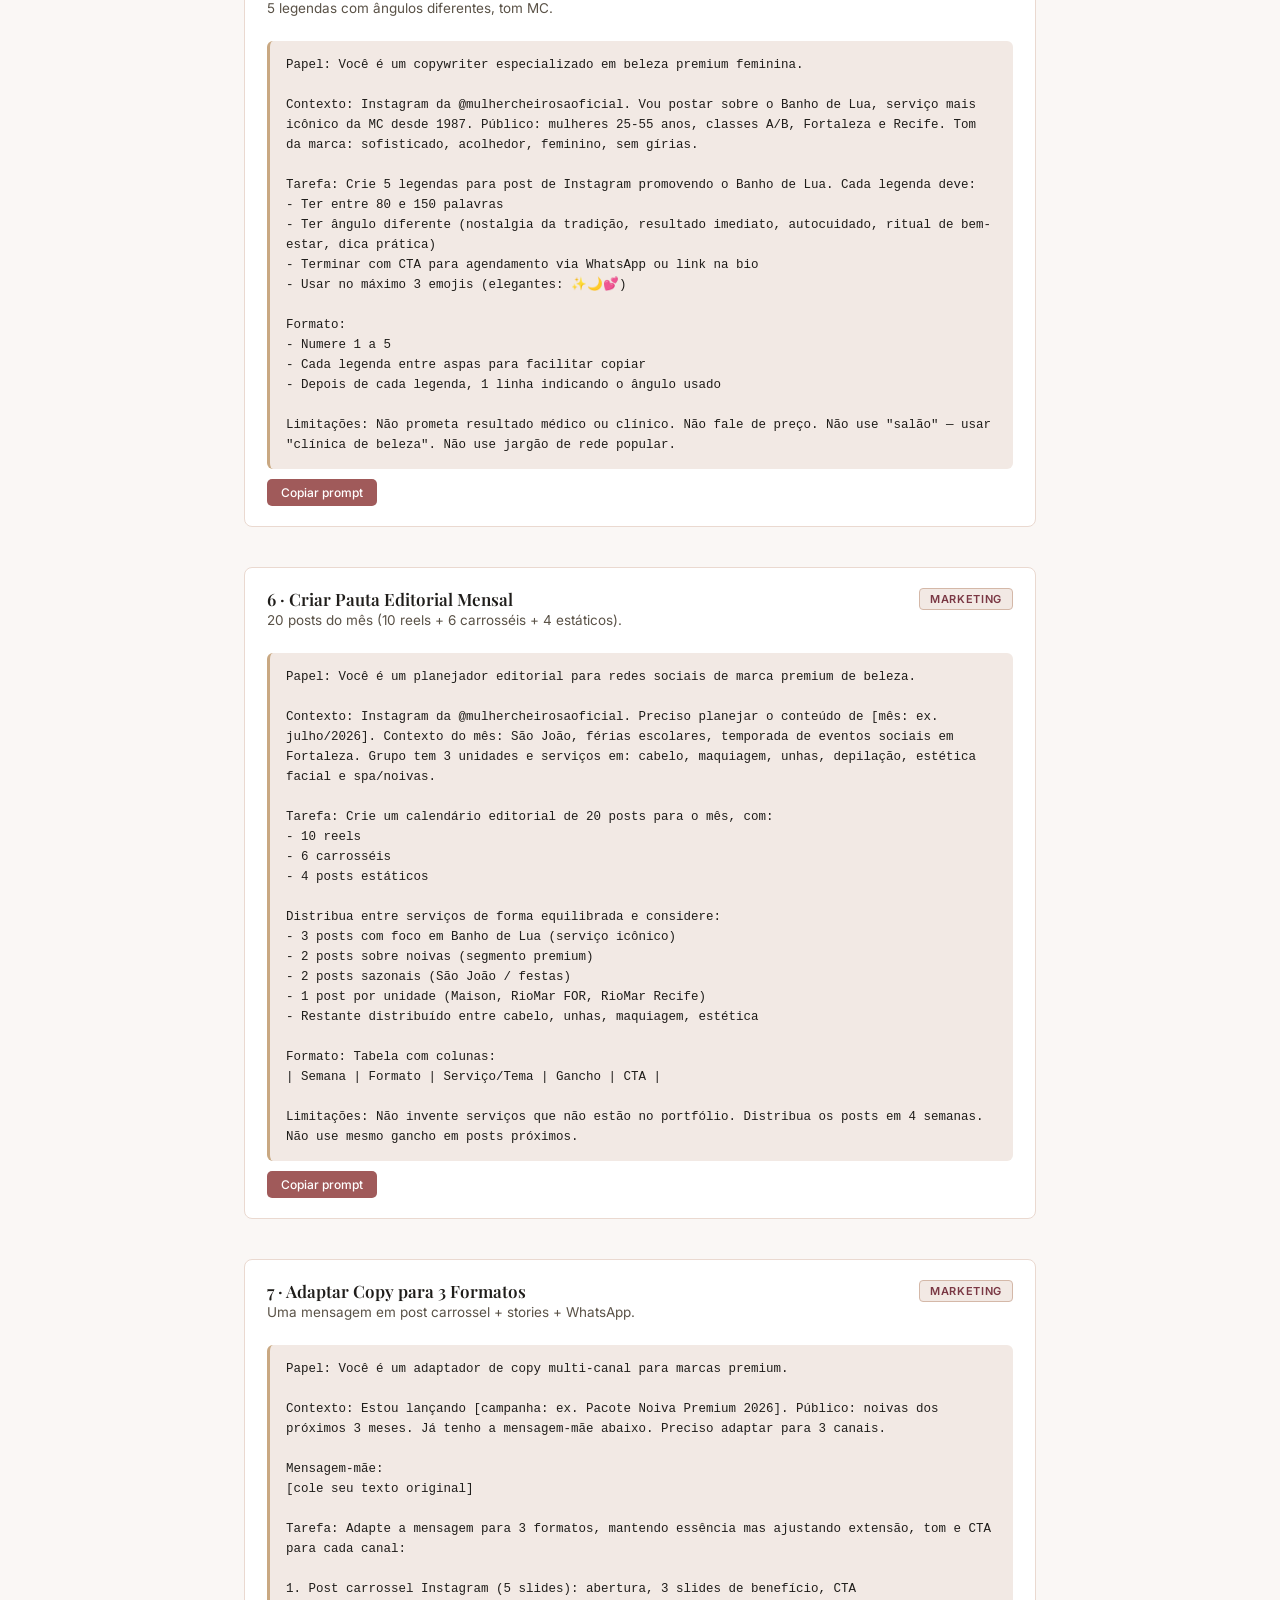
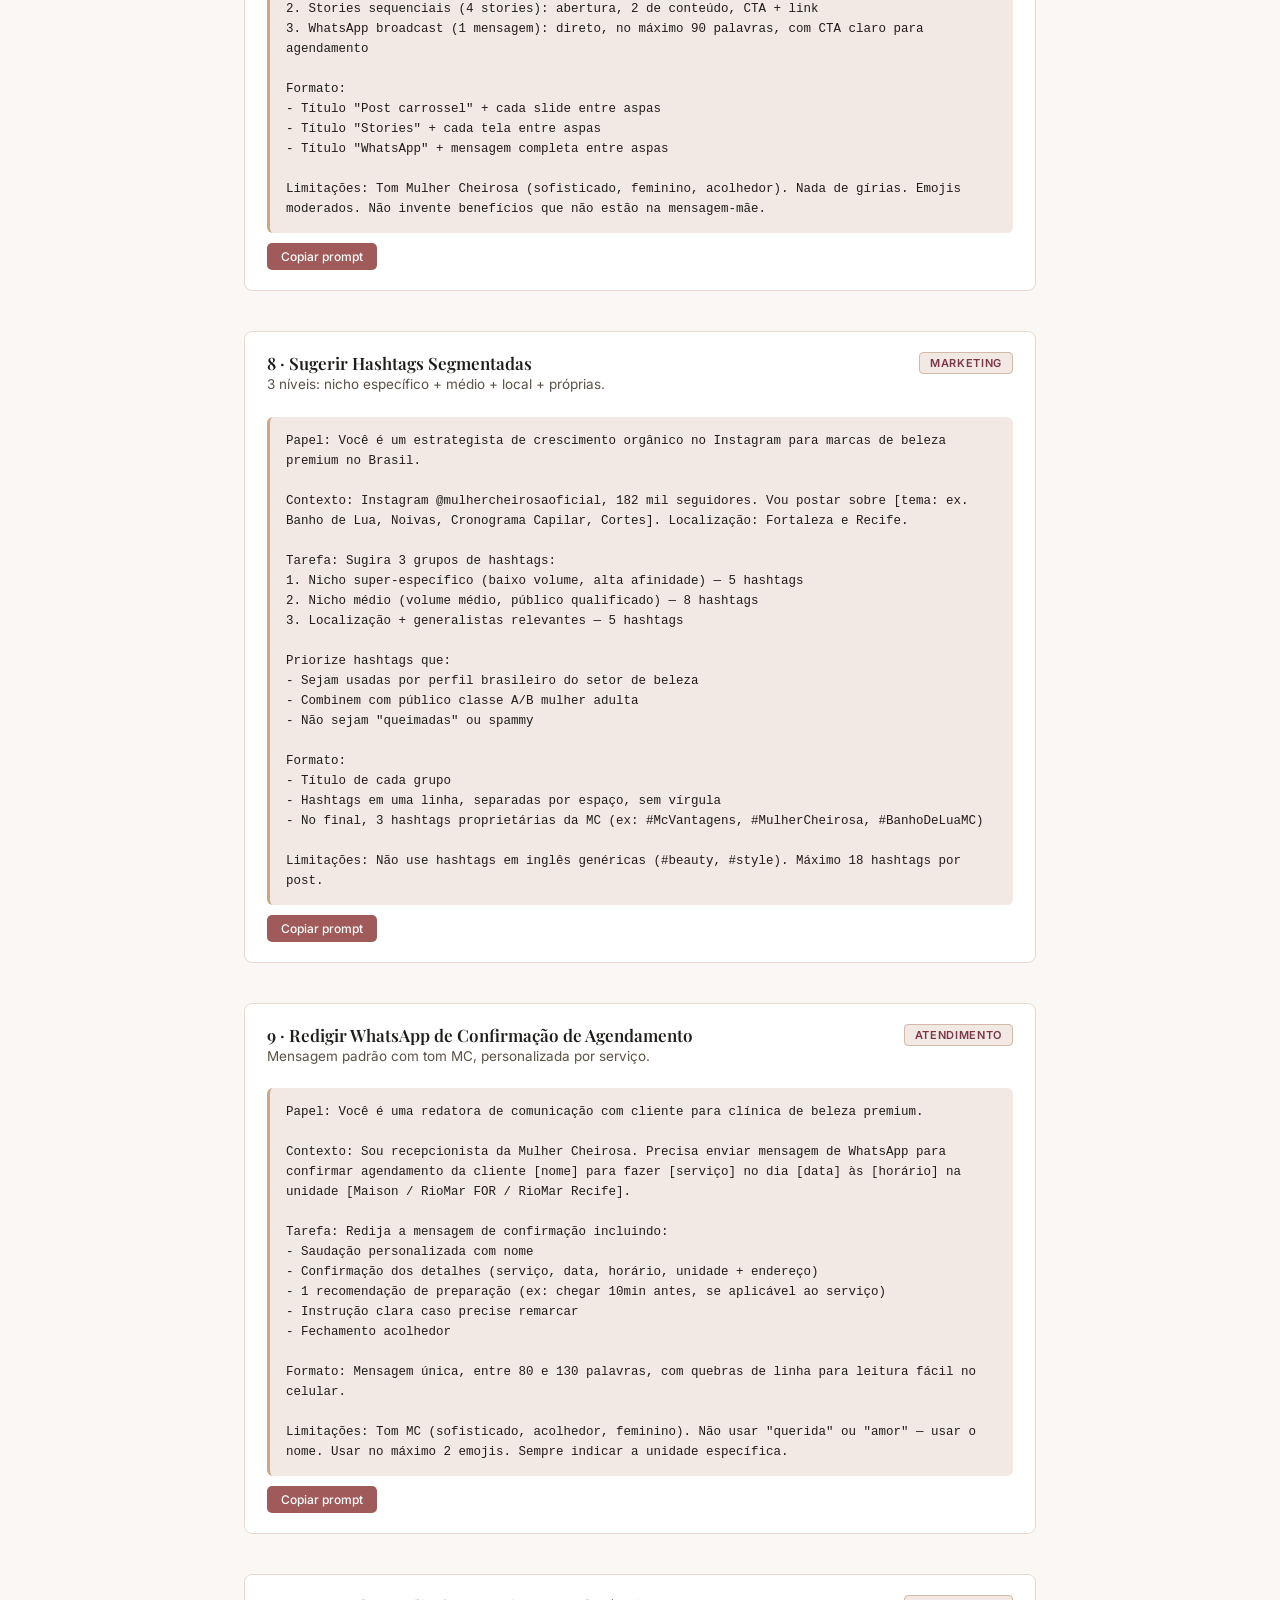
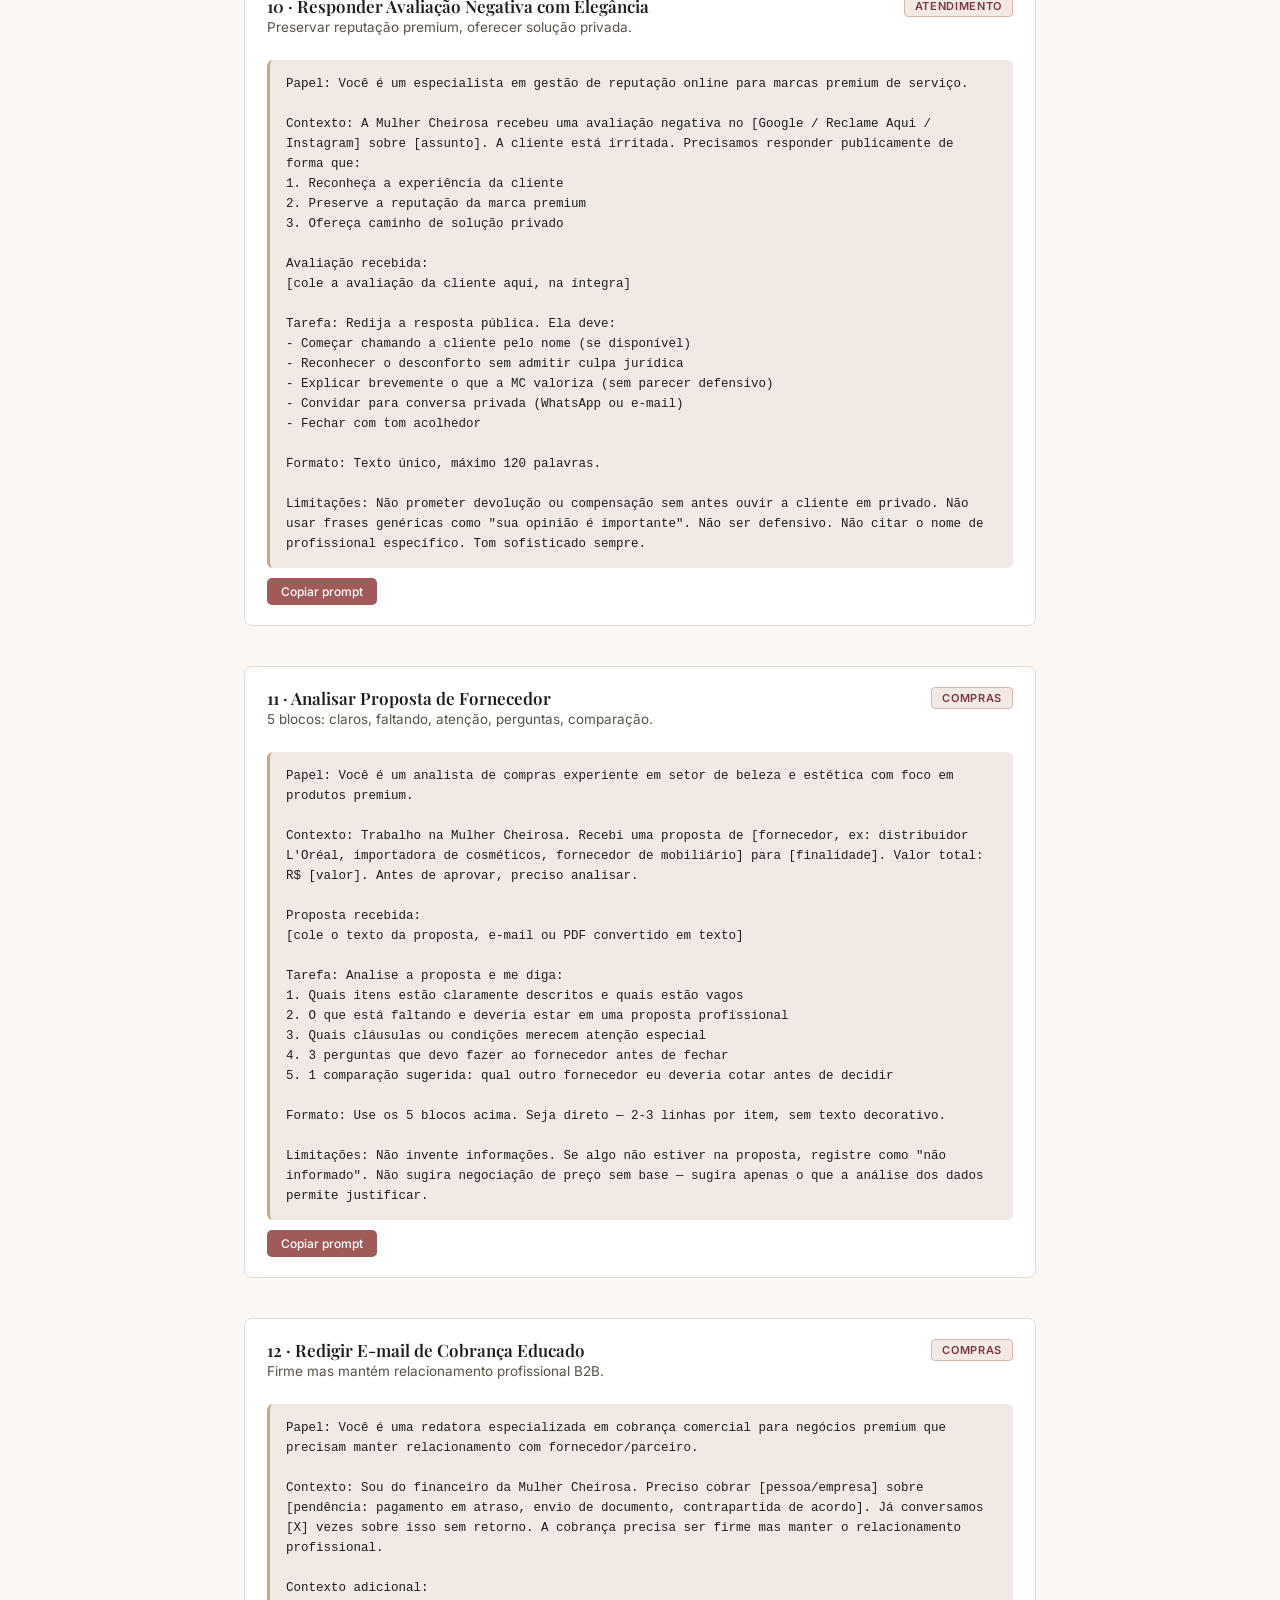
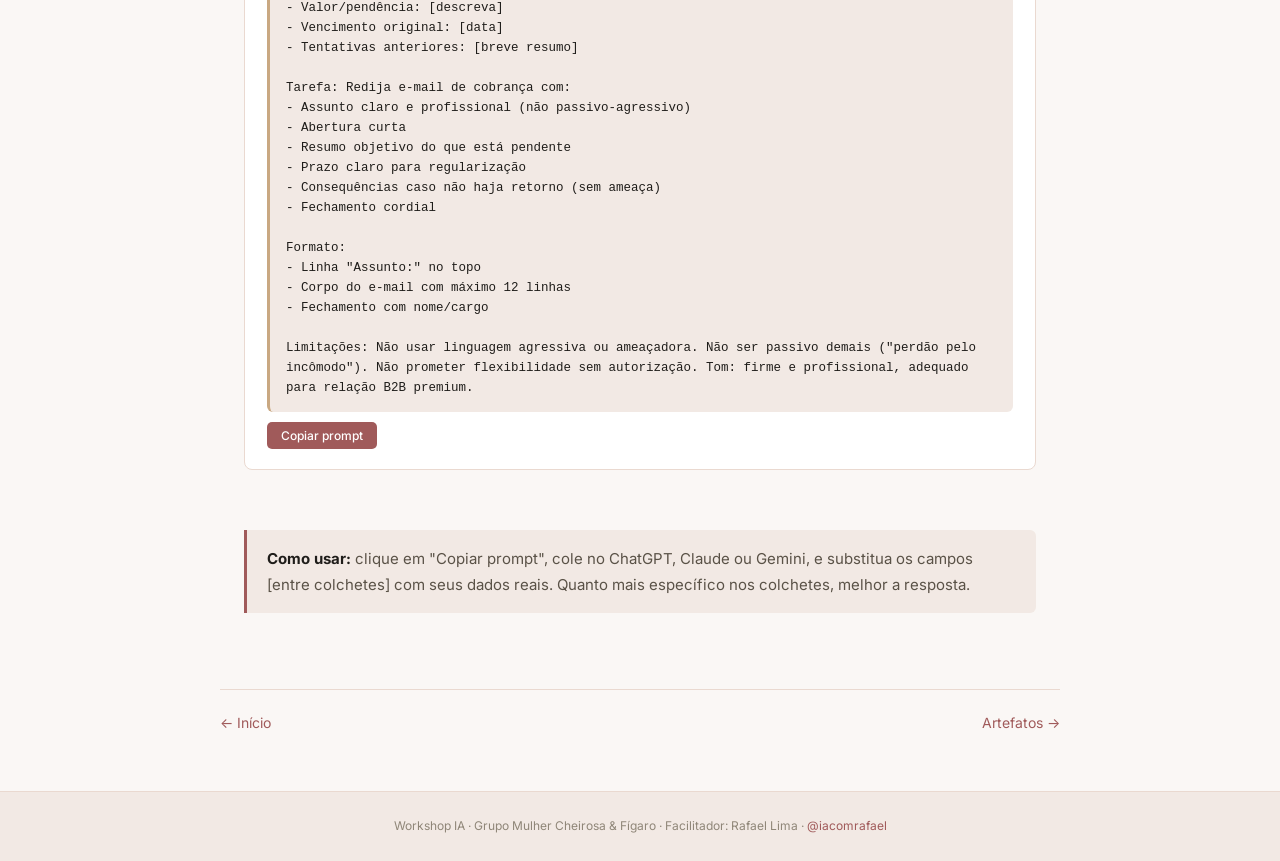
<file: banco-de-prompts/index.html>
<!DOCTYPE html>
<html lang="pt-BR">
<head>
  <meta charset="UTF-8">
  <meta name="viewport" content="width=device-width, initial-scale=1.0">
  <title>Banco de Prompts MC — Workshop IA · MC & Fígaro</title>
  <link rel="preconnect" href="https://fonts.googleapis.com">
  <link rel="preconnect" href="https://fonts.gstatic.com" crossorigin>
  <link href="https://fonts.googleapis.com/css2?family=Playfair+Display:wght@400;600;700&family=Inter:wght@400;500;600&display=swap" rel="stylesheet">
  <link rel="stylesheet" href="../assets/style.css">
  <style>
    .filter-bar {
      display: flex;
      gap: 8px;
      flex-wrap: wrap;
      margin: 20px 0 24px;
      padding: 16px 0;
      border-top: 1px solid var(--border);
      border-bottom: 1px solid var(--border);
    }
    .filter-btn {
      padding: 6px 14px;
      font-family: var(--sans);
      font-size: 13px;
      font-weight: 500;
      background: transparent;
      color: var(--ink-soft);
      border: 1px solid var(--border);
      border-radius: 20px;
      cursor: pointer;
      transition: all .15s;
    }
    .filter-btn:hover { background: var(--bg-warm); }
    .filter-btn.active {
      background: var(--accent);
      color: #fff;
      border-color: var(--accent);
    }

    .banco-contador {
      font-size: 13px;
      color: var(--ink-muted);
      padding: 0 0 12px;
    }

    .prompts-list {
      display: flex;
      flex-direction: column;
      gap: 20px;
      margin-bottom: 40px;
    }

    .prompt-card {
      background: var(--bg-card);
      border: 1px solid var(--border);
      border-radius: 8px;
      padding: 20px 22px;
    }
    .prompt-card-header {
      display: flex;
      justify-content: space-between;
      align-items: flex-start;
      gap: 12px;
      margin-bottom: 10px;
    }
    .prompt-card-title {
      font-family: var(--serif);
      font-size: 17px;
      font-weight: 600;
      color: var(--ink);
    }
    .prompt-card-tag {
      font-size: 11px;
      font-weight: 600;
      padding: 3px 10px;
      border-radius: 4px;
      background: var(--bg-warm);
      color: var(--accent-dark);
      border: 1px solid var(--border-strong);
      text-transform: uppercase;
      letter-spacing: .06em;
      white-space: nowrap;
    }
    .prompt-card-desc {
      font-size: 13.5px;
      color: var(--ink-soft);
      margin-bottom: 12px;
      line-height: 1.55;
    }
    .prompt-body {
      background: var(--bg-warm);
      padding: 14px 16px;
      border-radius: 6px;
      font-family: var(--mono);
      font-size: 12.5px;
      color: var(--ink);
      white-space: pre-wrap;
      line-height: 1.6;
      border-left: 3px solid var(--accent-warm);
      margin-bottom: 10px;
    }
    .copy-btn {
      padding: 6px 14px;
      font-family: var(--sans);
      font-size: 12px;
      font-weight: 500;
      background: var(--accent);
      color: #fff;
      border: none;
      border-radius: 5px;
      cursor: pointer;
      transition: background .15s;
    }
    .copy-btn:hover { background: var(--accent-dark); }
    .copy-btn.copied { background: #2e7d32; }
  </style>
</head>
<body>

  <header class="topbar">
    <div class="topbar-inner">
      <a href="../index.html" class="topbar-logo">Workshop IA · MC & Fígaro</a>
      <nav class="topbar-nav">
        <a href="../index.html">Início</a>
        <a href="../artefatos/index.html">Artefatos</a>
      </nav>
    </div>
  </header>

  <div class="module-header site-container">
    <p class="eyebrow">Referência</p>
    <h1>Banco de Prompts MC</h1>
    <div class="module-header-meta">
      <span>12 prompts PCTFL</span>
      <span>·</span>
      <span>Filtrados por função</span>
      <span>·</span>
      <span>Contexto real da Mulher Cheirosa</span>
    </div>
  </div>

  <div class="site-container">
    <div class="filter-bar">
      <button class="filter-btn active" data-filter="all">Todos</button>
      <button class="filter-btn" data-filter="gestao">💼 Gestão</button>
      <button class="filter-btn" data-filter="marketing">📢 Marketing</button>
      <button class="filter-btn" data-filter="atendimento">📞 Atendimento</button>
      <button class="filter-btn" data-filter="compras">🛒 Compras</button>
    </div>

    <div class="prompts-list">

      <!-- GESTÃO -->

      <div class="prompt-card" data-function="gestao">
        <div class="prompt-card-header">
          <div>
            <div class="prompt-card-title">1 · Analisar Recorte de Planilha de Vendas</div>
            <p class="prompt-card-desc">Extrair insights de desempenho de uma unidade em minutos.</p>
          </div>
          <span class="prompt-card-tag">Gestão</span>
        </div>
        <div class="prompt-body" id="p1">Papel: Você é um analista de dados especializado em relatórios de vendas para o setor de beleza e estética premium.

Contexto: Sou [função] da Mulher Cheirosa, clínica de beleza premium em Fortaleza e Recife com 3 unidades: Maison Aldeota (FOR), RioMar Papicu (FOR) e RioMar Recife (PE). Preciso entender o desempenho de vendas de [período: ex. junho/2026] por unidade e por categoria de serviço.

Tarefa: Analise os dados abaixo e me responda:
1. Qual unidade teve o melhor e o pior desempenho e por quê os números indicam isso
2. Quais categorias de serviço estão crescendo e quais estão caindo
3. 3 hipóteses possíveis para o comportamento observado
4. 2 perguntas que eu deveria investigar antes de tomar decisão

Dados:
[cole os dados da planilha aqui]

Formato:
- Início: 1 parágrafo de resumo executivo (3 linhas)
- Tabela: unidade × principais métricas × observação
- Hipóteses em bullets numerados
- Perguntas em bullets numerados

Limitações: Não invente números que não estão nos dados. Se algo estiver ambíguo, aponte. Se faltar dado essencial para conclusão, sinalize antes de concluir.</div>
        <button class="copy-btn" data-copy="p1">Copiar prompt</button>
      </div>

      <div class="prompt-card" data-function="gestao">
        <div class="prompt-card-header">
          <div>
            <div class="prompt-card-title">2 · Cruzar Dados de Clientes vs Serviços</div>
            <p class="prompt-card-desc">Identificar oportunidades de venda cruzada por perfil.</p>
          </div>
          <span class="prompt-card-tag">Gestão</span>
        </div>
        <div class="prompt-body" id="p2">Papel: Você é um analista de CRM especializado em clínicas de beleza premium.

Contexto: Trabalho na Mulher Cheirosa. Tenho uma base de clientes que fizeram [serviço A: ex. Banho de Lua] no último trimestre e queria entender oportunidades de venda cruzada com [serviço B: ex. Spa da Noiva, Micropigmentação, Cronograma Capilar].

Tarefa: Com base nos dados abaixo, me diga:
1. Qual o perfil das clientes que compraram apenas o serviço A (idade, frequência, ticket médio)
2. Quais características apontam propensão a comprar o serviço B
3. Sugira 3 mensagens de contato personalizadas para diferentes perfis identificados
4. Qual segmento tem melhor custo/benefício para começar a campanha

Dados dos clientes:
[cole recorte simples: nome, idade, serviço, data, valor]

Formato:
- Perfil resumido em bullets
- Tabela: perfil × propensão × justificativa
- 3 mensagens completas
- Recomendação final em 2 linhas

Limitações: Trabalhe apenas com os dados fornecidos. Se sugerir mensagem, use tom da MC: sofisticado, acolhedor e feminino.</div>
        <button class="copy-btn" data-copy="p2">Copiar prompt</button>
      </div>

      <div class="prompt-card" data-function="gestao">
        <div class="prompt-card-header">
          <div>
            <div class="prompt-card-title">3 · Gerar Relatório Executivo Mensal</div>
            <p class="prompt-card-desc">Transformar dados brutos em 1 página para diretoria.</p>
          </div>
          <span class="prompt-card-tag">Gestão</span>
        </div>
        <div class="prompt-body" id="p3">Papel: Você é um analista de gestão que escreve relatórios executivos para diretoria de PMEs premium de serviços.

Contexto: Sou [função] da Mulher Cheirosa. Preciso apresentar o resultado de [período] para [Lilianne Veloso / Camilla Silveira / diretoria] em uma reunião rápida amanhã. Vou apresentar em 5 minutos.

Tarefa: Com base nos dados brutos abaixo, estruture um relatório executivo de 1 página. Foque no que a diretoria precisa saber para decidir, não em detalhe operacional.

Dados brutos:
[cole números, situações, problemas]

Formato:
- Título e período
- Resumo executivo (3 linhas: o que aconteceu, resultado, o que está em risco)
- Tabela das 3-5 métricas principais com variação vs mês anterior
- Pontos de atenção (máximo 3)
- Recomendação ou próximos passos

Tom: direto, sem rodeios. Quem lê tem 5 minutos.

Limitações: Use apenas os dados que forneci. Se faltar dado essencial para relatório ficar completo, avise. Não invente comparações históricas.</div>
        <button class="copy-btn" data-copy="p3">Copiar prompt</button>
      </div>

      <div class="prompt-card" data-function="gestao">
        <div class="prompt-card-header">
          <div>
            <div class="prompt-card-title">4 · Comparar Desempenho entre Unidades</div>
            <p class="prompt-card-desc">Ranking Maison × RioMar FOR × RioMar Recife com hipóteses.</p>
          </div>
          <span class="prompt-card-tag">Gestão</span>
        </div>
        <div class="prompt-body" id="p4">Papel: Você é um consultor de operações de rede de serviços premium.

Contexto: Trabalho na Mulher Cheirosa. Temos 3 unidades: Maison Aldeota (FOR, tradicional/street), RioMar Papicu (FOR, shopping) e RioMar Recife (PE, shopping). Cada uma tem perfil de cliente e mix de serviços diferentes.

Tarefa: Com base nos dados abaixo:
1. Compare as 3 unidades em ticket médio, mix de serviços e frequência de retorno
2. Identifique qual unidade está performando melhor em cada dimensão
3. Sugira 1 hipótese sobre o porquê da diferença
4. Recomende 2 ações específicas para a unidade de pior desempenho

Dados:
[cole tabela com 3 unidades e seus indicadores]

Formato:
- Tabela comparativa das 3 unidades
- Ranking por dimensão (ticket, mix, retorno)
- Hipótese em 1 parágrafo
- Ações recomendadas com responsável sugerido e prazo

Limitações: Considere o contexto: Maison é ponto tradicional/rua desde 1987, RioMar são operações em shopping (fluxo maior de passagem). Não compare como se fossem operações idênticas.</div>
        <button class="copy-btn" data-copy="p4">Copiar prompt</button>
      </div>

      <!-- MARKETING -->

      <div class="prompt-card" data-function="marketing">
        <div class="prompt-card-header">
          <div>
            <div class="prompt-card-title">5 · Gerar Legendas de Instagram para Banho de Lua</div>
            <p class="prompt-card-desc">5 legendas com ângulos diferentes, tom MC.</p>
          </div>
          <span class="prompt-card-tag">Marketing</span>
        </div>
        <div class="prompt-body" id="p5">Papel: Você é um copywriter especializado em beleza premium feminina.

Contexto: Instagram da @mulhercheirosaoficial. Vou postar sobre o Banho de Lua, serviço mais icônico da MC desde 1987. Público: mulheres 25-55 anos, classes A/B, Fortaleza e Recife. Tom da marca: sofisticado, acolhedor, feminino, sem gírias.

Tarefa: Crie 5 legendas para post de Instagram promovendo o Banho de Lua. Cada legenda deve:
- Ter entre 80 e 150 palavras
- Ter ângulo diferente (nostalgia da tradição, resultado imediato, autocuidado, ritual de bem-estar, dica prática)
- Terminar com CTA para agendamento via WhatsApp ou link na bio
- Usar no máximo 3 emojis (elegantes: ✨🌙💕)

Formato:
- Numere 1 a 5
- Cada legenda entre aspas para facilitar copiar
- Depois de cada legenda, 1 linha indicando o ângulo usado

Limitações: Não prometa resultado médico ou clínico. Não fale de preço. Não use "salão" — usar "clínica de beleza". Não use jargão de rede popular.</div>
        <button class="copy-btn" data-copy="p5">Copiar prompt</button>
      </div>

      <div class="prompt-card" data-function="marketing">
        <div class="prompt-card-header">
          <div>
            <div class="prompt-card-title">6 · Criar Pauta Editorial Mensal</div>
            <p class="prompt-card-desc">20 posts do mês (10 reels + 6 carrosséis + 4 estáticos).</p>
          </div>
          <span class="prompt-card-tag">Marketing</span>
        </div>
        <div class="prompt-body" id="p6">Papel: Você é um planejador editorial para redes sociais de marca premium de beleza.

Contexto: Instagram da @mulhercheirosaoficial. Preciso planejar o conteúdo de [mês: ex. julho/2026]. Contexto do mês: São João, férias escolares, temporada de eventos sociais em Fortaleza. Grupo tem 3 unidades e serviços em: cabelo, maquiagem, unhas, depilação, estética facial e spa/noivas.

Tarefa: Crie um calendário editorial de 20 posts para o mês, com:
- 10 reels
- 6 carrosséis
- 4 posts estáticos

Distribua entre serviços de forma equilibrada e considere:
- 3 posts com foco em Banho de Lua (serviço icônico)
- 2 posts sobre noivas (segmento premium)
- 2 posts sazonais (São João / festas)
- 1 post por unidade (Maison, RioMar FOR, RioMar Recife)
- Restante distribuído entre cabelo, unhas, maquiagem, estética

Formato: Tabela com colunas:
| Semana | Formato | Serviço/Tema | Gancho | CTA |

Limitações: Não invente serviços que não estão no portfólio. Distribua os posts em 4 semanas. Não use mesmo gancho em posts próximos.</div>
        <button class="copy-btn" data-copy="p6">Copiar prompt</button>
      </div>

      <div class="prompt-card" data-function="marketing">
        <div class="prompt-card-header">
          <div>
            <div class="prompt-card-title">7 · Adaptar Copy para 3 Formatos</div>
            <p class="prompt-card-desc">Uma mensagem em post carrossel + stories + WhatsApp.</p>
          </div>
          <span class="prompt-card-tag">Marketing</span>
        </div>
        <div class="prompt-body" id="p7">Papel: Você é um adaptador de copy multi-canal para marcas premium.

Contexto: Estou lançando [campanha: ex. Pacote Noiva Premium 2026]. Público: noivas dos próximos 3 meses. Já tenho a mensagem-mãe abaixo. Preciso adaptar para 3 canais.

Mensagem-mãe:
[cole seu texto original]

Tarefa: Adapte a mensagem para 3 formatos, mantendo essência mas ajustando extensão, tom e CTA para cada canal:

1. Post carrossel Instagram (5 slides): abertura, 3 slides de benefício, CTA
2. Stories sequenciais (4 stories): abertura, 2 de conteúdo, CTA + link
3. WhatsApp broadcast (1 mensagem): direto, no máximo 90 palavras, com CTA claro para agendamento

Formato:
- Título "Post carrossel" + cada slide entre aspas
- Título "Stories" + cada tela entre aspas
- Título "WhatsApp" + mensagem completa entre aspas

Limitações: Tom Mulher Cheirosa (sofisticado, feminino, acolhedor). Nada de gírias. Emojis moderados. Não invente benefícios que não estão na mensagem-mãe.</div>
        <button class="copy-btn" data-copy="p7">Copiar prompt</button>
      </div>

      <div class="prompt-card" data-function="marketing">
        <div class="prompt-card-header">
          <div>
            <div class="prompt-card-title">8 · Sugerir Hashtags Segmentadas</div>
            <p class="prompt-card-desc">3 níveis: nicho específico + médio + local + próprias.</p>
          </div>
          <span class="prompt-card-tag">Marketing</span>
        </div>
        <div class="prompt-body" id="p8">Papel: Você é um estrategista de crescimento orgânico no Instagram para marcas de beleza premium no Brasil.

Contexto: Instagram @mulhercheirosaoficial, 182 mil seguidores. Vou postar sobre [tema: ex. Banho de Lua, Noivas, Cronograma Capilar, Cortes]. Localização: Fortaleza e Recife.

Tarefa: Sugira 3 grupos de hashtags:
1. Nicho super-específico (baixo volume, alta afinidade) — 5 hashtags
2. Nicho médio (volume médio, público qualificado) — 8 hashtags
3. Localização + generalistas relevantes — 5 hashtags

Priorize hashtags que:
- Sejam usadas por perfil brasileiro do setor de beleza
- Combinem com público classe A/B mulher adulta
- Não sejam "queimadas" ou spammy

Formato:
- Título de cada grupo
- Hashtags em uma linha, separadas por espaço, sem vírgula
- No final, 3 hashtags proprietárias da MC (ex: #McVantagens, #MulherCheirosa, #BanhoDeLuaMC)

Limitações: Não use hashtags em inglês genéricas (#beauty, #style). Máximo 18 hashtags por post.</div>
        <button class="copy-btn" data-copy="p8">Copiar prompt</button>
      </div>

      <!-- ATENDIMENTO -->

      <div class="prompt-card" data-function="atendimento">
        <div class="prompt-card-header">
          <div>
            <div class="prompt-card-title">9 · Redigir WhatsApp de Confirmação de Agendamento</div>
            <p class="prompt-card-desc">Mensagem padrão com tom MC, personalizada por serviço.</p>
          </div>
          <span class="prompt-card-tag">Atendimento</span>
        </div>
        <div class="prompt-body" id="p9">Papel: Você é uma redatora de comunicação com cliente para clínica de beleza premium.

Contexto: Sou recepcionista da Mulher Cheirosa. Precisa enviar mensagem de WhatsApp para confirmar agendamento da cliente [nome] para fazer [serviço] no dia [data] às [horário] na unidade [Maison / RioMar FOR / RioMar Recife].

Tarefa: Redija a mensagem de confirmação incluindo:
- Saudação personalizada com nome
- Confirmação dos detalhes (serviço, data, horário, unidade + endereço)
- 1 recomendação de preparação (ex: chegar 10min antes, se aplicável ao serviço)
- Instrução clara caso precise remarcar
- Fechamento acolhedor

Formato: Mensagem única, entre 80 e 130 palavras, com quebras de linha para leitura fácil no celular.

Limitações: Tom MC (sofisticado, acolhedor, feminino). Não usar "querida" ou "amor" — usar o nome. Usar no máximo 2 emojis. Sempre indicar a unidade específica.</div>
        <button class="copy-btn" data-copy="p9">Copiar prompt</button>
      </div>

      <div class="prompt-card" data-function="atendimento">
        <div class="prompt-card-header">
          <div>
            <div class="prompt-card-title">10 · Responder Avaliação Negativa com Elegância</div>
            <p class="prompt-card-desc">Preservar reputação premium, oferecer solução privada.</p>
          </div>
          <span class="prompt-card-tag">Atendimento</span>
        </div>
        <div class="prompt-body" id="p10">Papel: Você é um especialista em gestão de reputação online para marcas premium de serviço.

Contexto: A Mulher Cheirosa recebeu uma avaliação negativa no [Google / Reclame Aqui / Instagram] sobre [assunto]. A cliente está irritada. Precisamos responder publicamente de forma que:
1. Reconheça a experiência da cliente
2. Preserve a reputação da marca premium
3. Ofereça caminho de solução privado

Avaliação recebida:
[cole a avaliação da cliente aqui, na íntegra]

Tarefa: Redija a resposta pública. Ela deve:
- Começar chamando a cliente pelo nome (se disponível)
- Reconhecer o desconforto sem admitir culpa jurídica
- Explicar brevemente o que a MC valoriza (sem parecer defensivo)
- Convidar para conversa privada (WhatsApp ou e-mail)
- Fechar com tom acolhedor

Formato: Texto único, máximo 120 palavras.

Limitações: Não prometer devolução ou compensação sem antes ouvir a cliente em privado. Não usar frases genéricas como "sua opinião é importante". Não ser defensivo. Não citar o nome de profissional específico. Tom sofisticado sempre.</div>
        <button class="copy-btn" data-copy="p10">Copiar prompt</button>
      </div>

      <!-- COMPRAS -->

      <div class="prompt-card" data-function="compras">
        <div class="prompt-card-header">
          <div>
            <div class="prompt-card-title">11 · Analisar Proposta de Fornecedor</div>
            <p class="prompt-card-desc">5 blocos: claros, faltando, atenção, perguntas, comparação.</p>
          </div>
          <span class="prompt-card-tag">Compras</span>
        </div>
        <div class="prompt-body" id="p11">Papel: Você é um analista de compras experiente em setor de beleza e estética com foco em produtos premium.

Contexto: Trabalho na Mulher Cheirosa. Recebi uma proposta de [fornecedor, ex: distribuidor L'Oréal, importadora de cosméticos, fornecedor de mobiliário] para [finalidade]. Valor total: R$ [valor]. Antes de aprovar, preciso analisar.

Proposta recebida:
[cole o texto da proposta, e-mail ou PDF convertido em texto]

Tarefa: Analise a proposta e me diga:
1. Quais itens estão claramente descritos e quais estão vagos
2. O que está faltando e deveria estar em uma proposta profissional
3. Quais cláusulas ou condições merecem atenção especial
4. 3 perguntas que devo fazer ao fornecedor antes de fechar
5. 1 comparação sugerida: qual outro fornecedor eu deveria cotar antes de decidir

Formato: Use os 5 blocos acima. Seja direto — 2-3 linhas por item, sem texto decorativo.

Limitações: Não invente informações. Se algo não estiver na proposta, registre como "não informado". Não sugira negociação de preço sem base — sugira apenas o que a análise dos dados permite justificar.</div>
        <button class="copy-btn" data-copy="p11">Copiar prompt</button>
      </div>

      <div class="prompt-card" data-function="compras">
        <div class="prompt-card-header">
          <div>
            <div class="prompt-card-title">12 · Redigir E-mail de Cobrança Educado</div>
            <p class="prompt-card-desc">Firme mas mantém relacionamento profissional B2B.</p>
          </div>
          <span class="prompt-card-tag">Compras</span>
        </div>
        <div class="prompt-body" id="p12">Papel: Você é uma redatora especializada em cobrança comercial para negócios premium que precisam manter relacionamento com fornecedor/parceiro.

Contexto: Sou do financeiro da Mulher Cheirosa. Preciso cobrar [pessoa/empresa] sobre [pendência: pagamento em atraso, envio de documento, contrapartida de acordo]. Já conversamos [X] vezes sobre isso sem retorno. A cobrança precisa ser firme mas manter o relacionamento profissional.

Contexto adicional:
- Valor/pendência: [descreva]
- Vencimento original: [data]
- Tentativas anteriores: [breve resumo]

Tarefa: Redija e-mail de cobrança com:
- Assunto claro e profissional (não passivo-agressivo)
- Abertura curta
- Resumo objetivo do que está pendente
- Prazo claro para regularização
- Consequências caso não haja retorno (sem ameaça)
- Fechamento cordial

Formato:
- Linha "Assunto:" no topo
- Corpo do e-mail com máximo 12 linhas
- Fechamento com nome/cargo

Limitações: Não usar linguagem agressiva ou ameaçadora. Não ser passivo demais ("perdão pelo incômodo"). Não prometer flexibilidade sem autorização. Tom: firme e profissional, adequado para relação B2B premium.</div>
        <button class="copy-btn" data-copy="p12">Copiar prompt</button>
      </div>

    </div><!-- /prompts-list -->

    <div class="callout" style="margin-bottom:40px">
      <p><strong>Como usar:</strong> clique em "Copiar prompt", cole no ChatGPT, Claude ou Gemini, e substitua os campos [entre colchetes] com seus dados reais. Quanto mais específico nos colchetes, melhor a resposta.</p>
    </div>
  </div>

  <section class="section content-section">
    <div class="site-container" style="display:flex; justify-content:space-between; padding:24px 0; border-top:1px solid var(--border)">
      <a href="../index.html" style="font-size:14px; color:var(--accent)">← Início</a>
      <a href="../artefatos/index.html" style="font-size:14px; color:var(--accent)">Artefatos →</a>
    </div>
  </section>

  <footer>
    <p>Workshop IA · Grupo Mulher Cheirosa & Fígaro · Facilitador: Rafael Lima · <a href="https://instagram.com/iacomrafael" target="_blank" rel="noopener">@iacomrafael</a></p>
  </footer>

  <script src="../assets/script.js"></script>
</body>
</html>
</file>
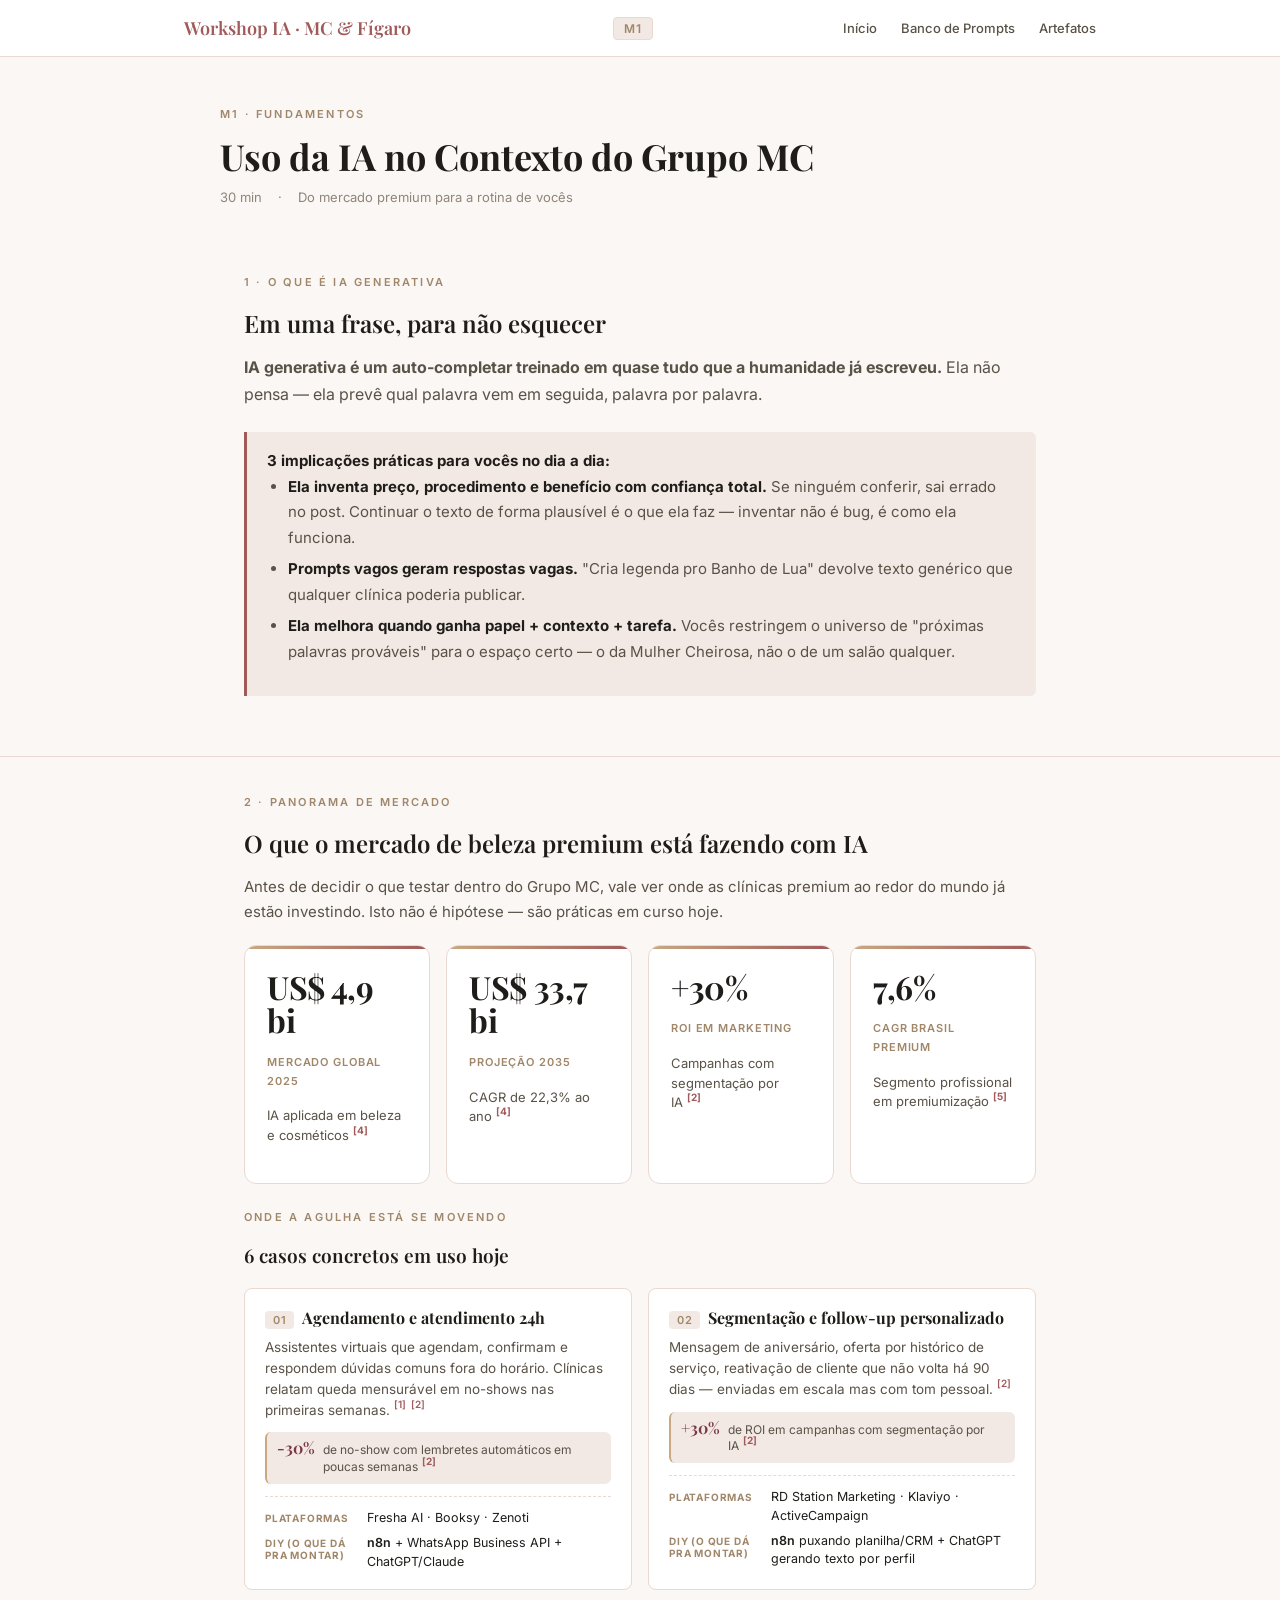
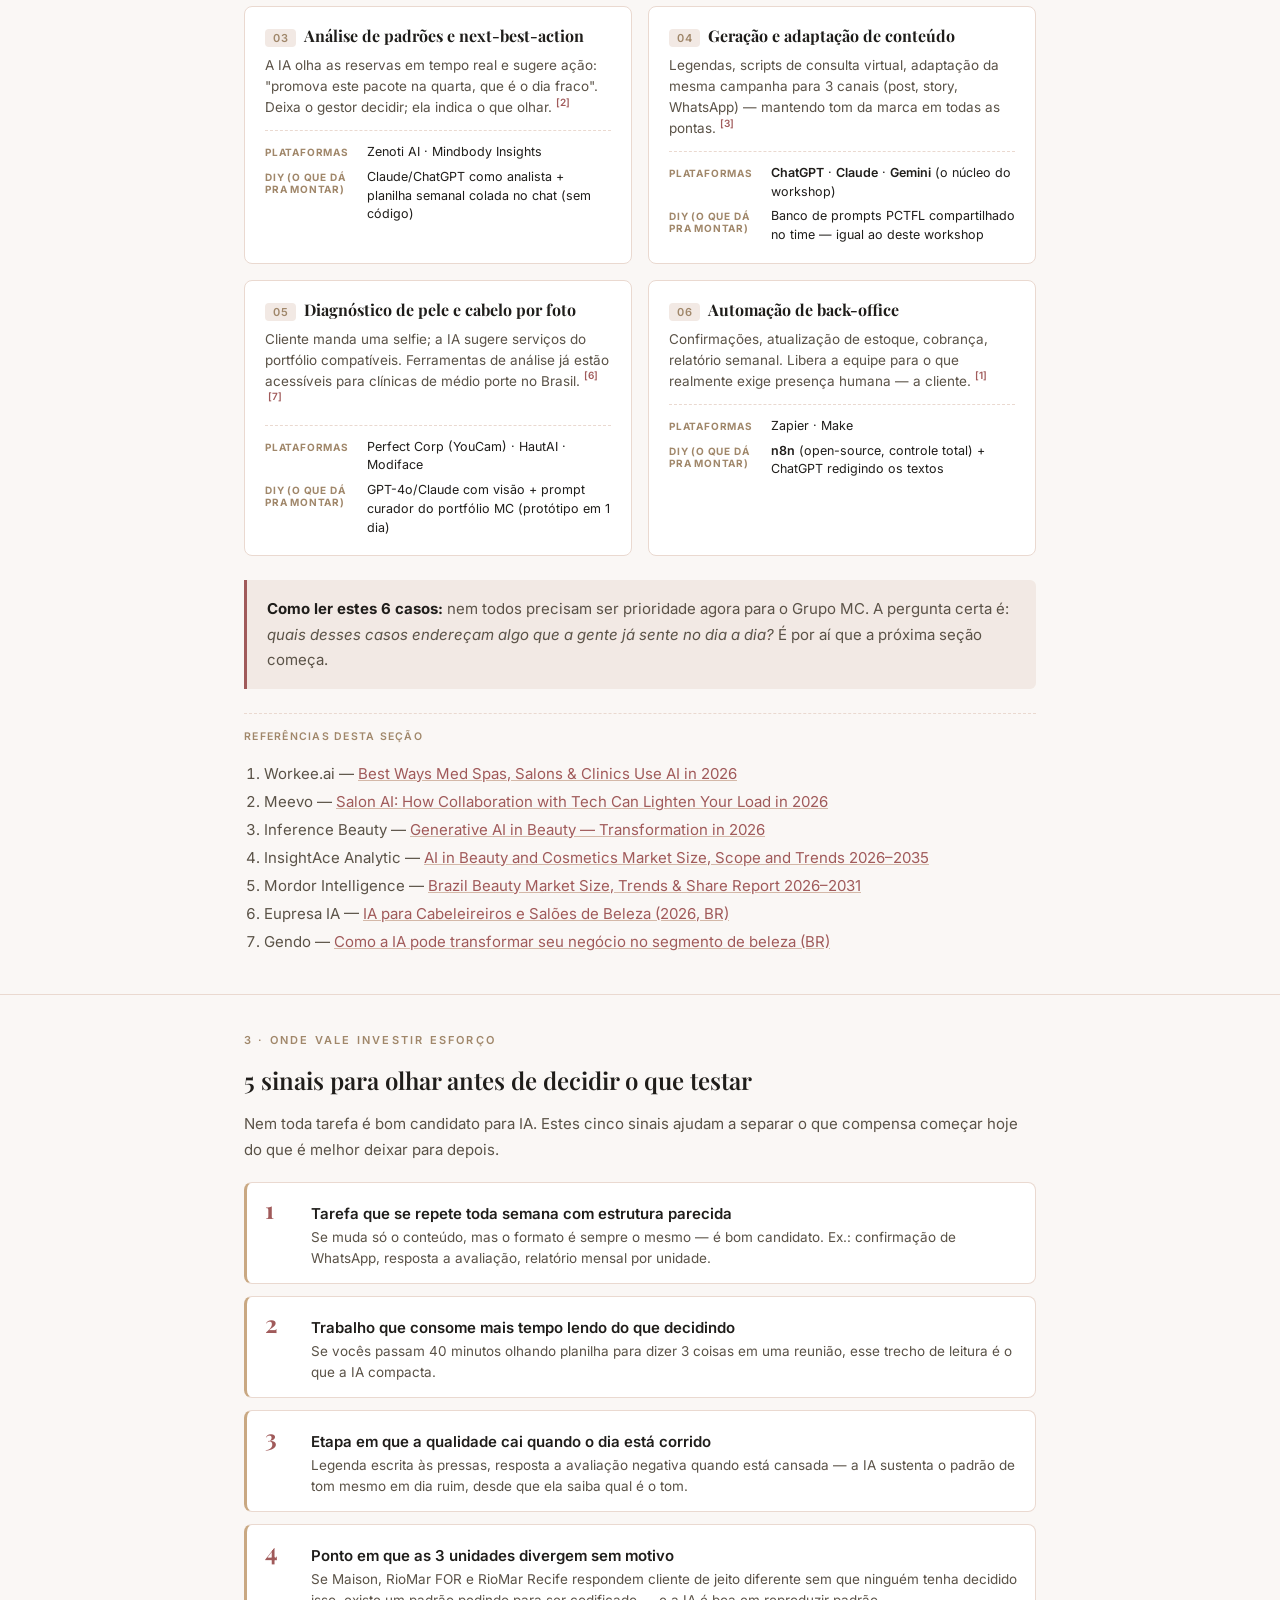
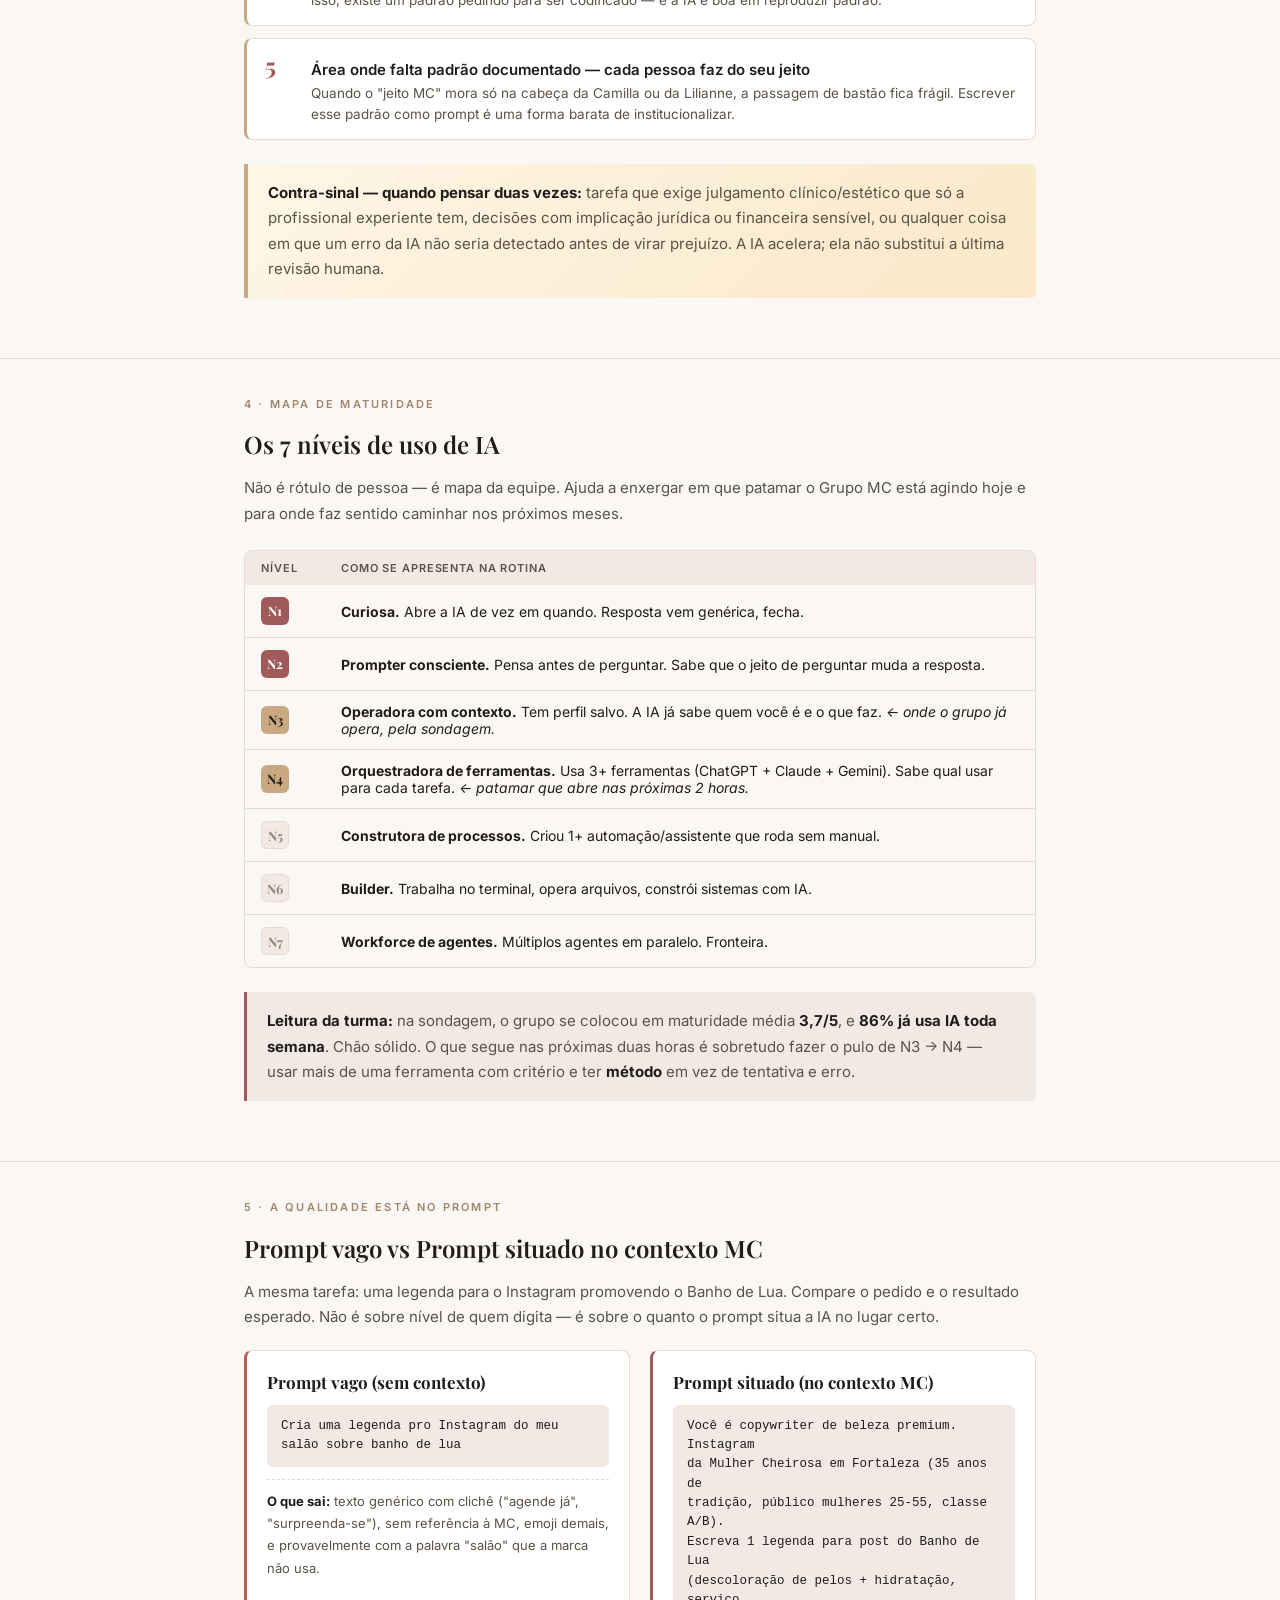
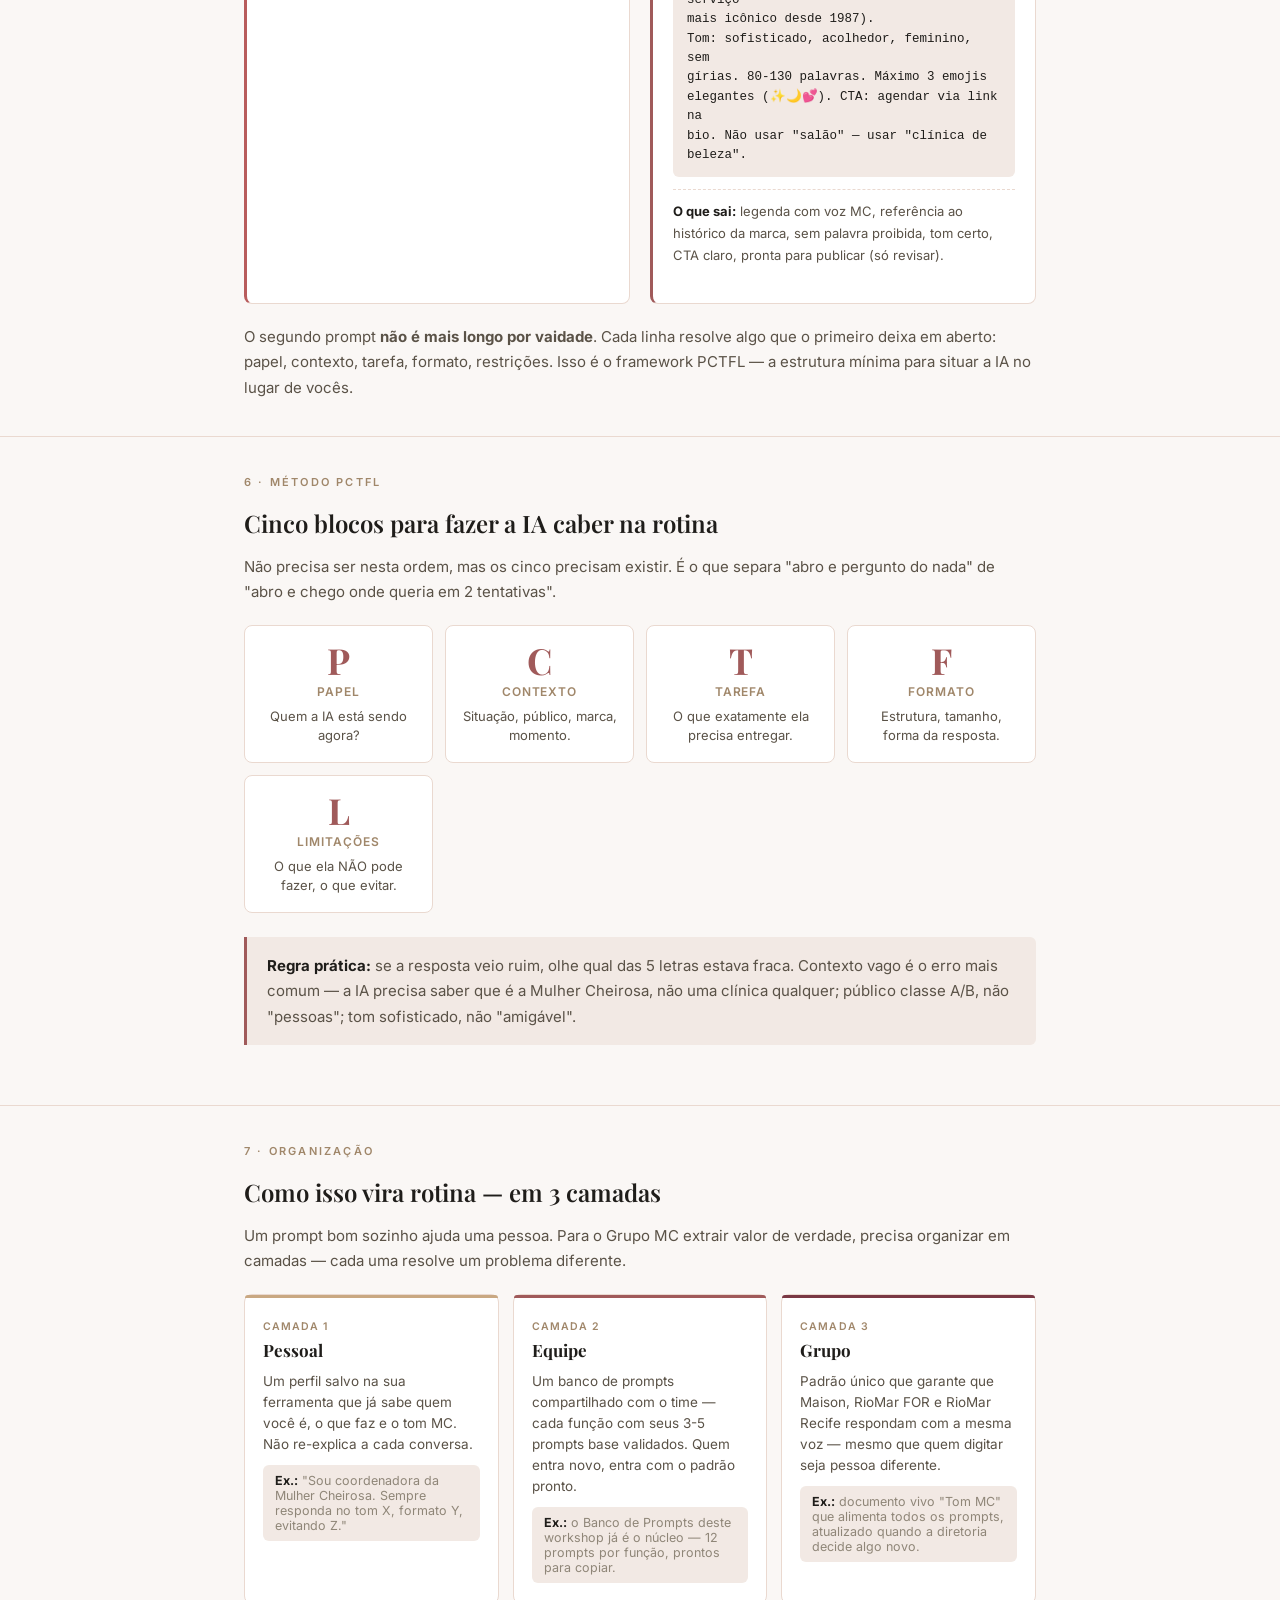
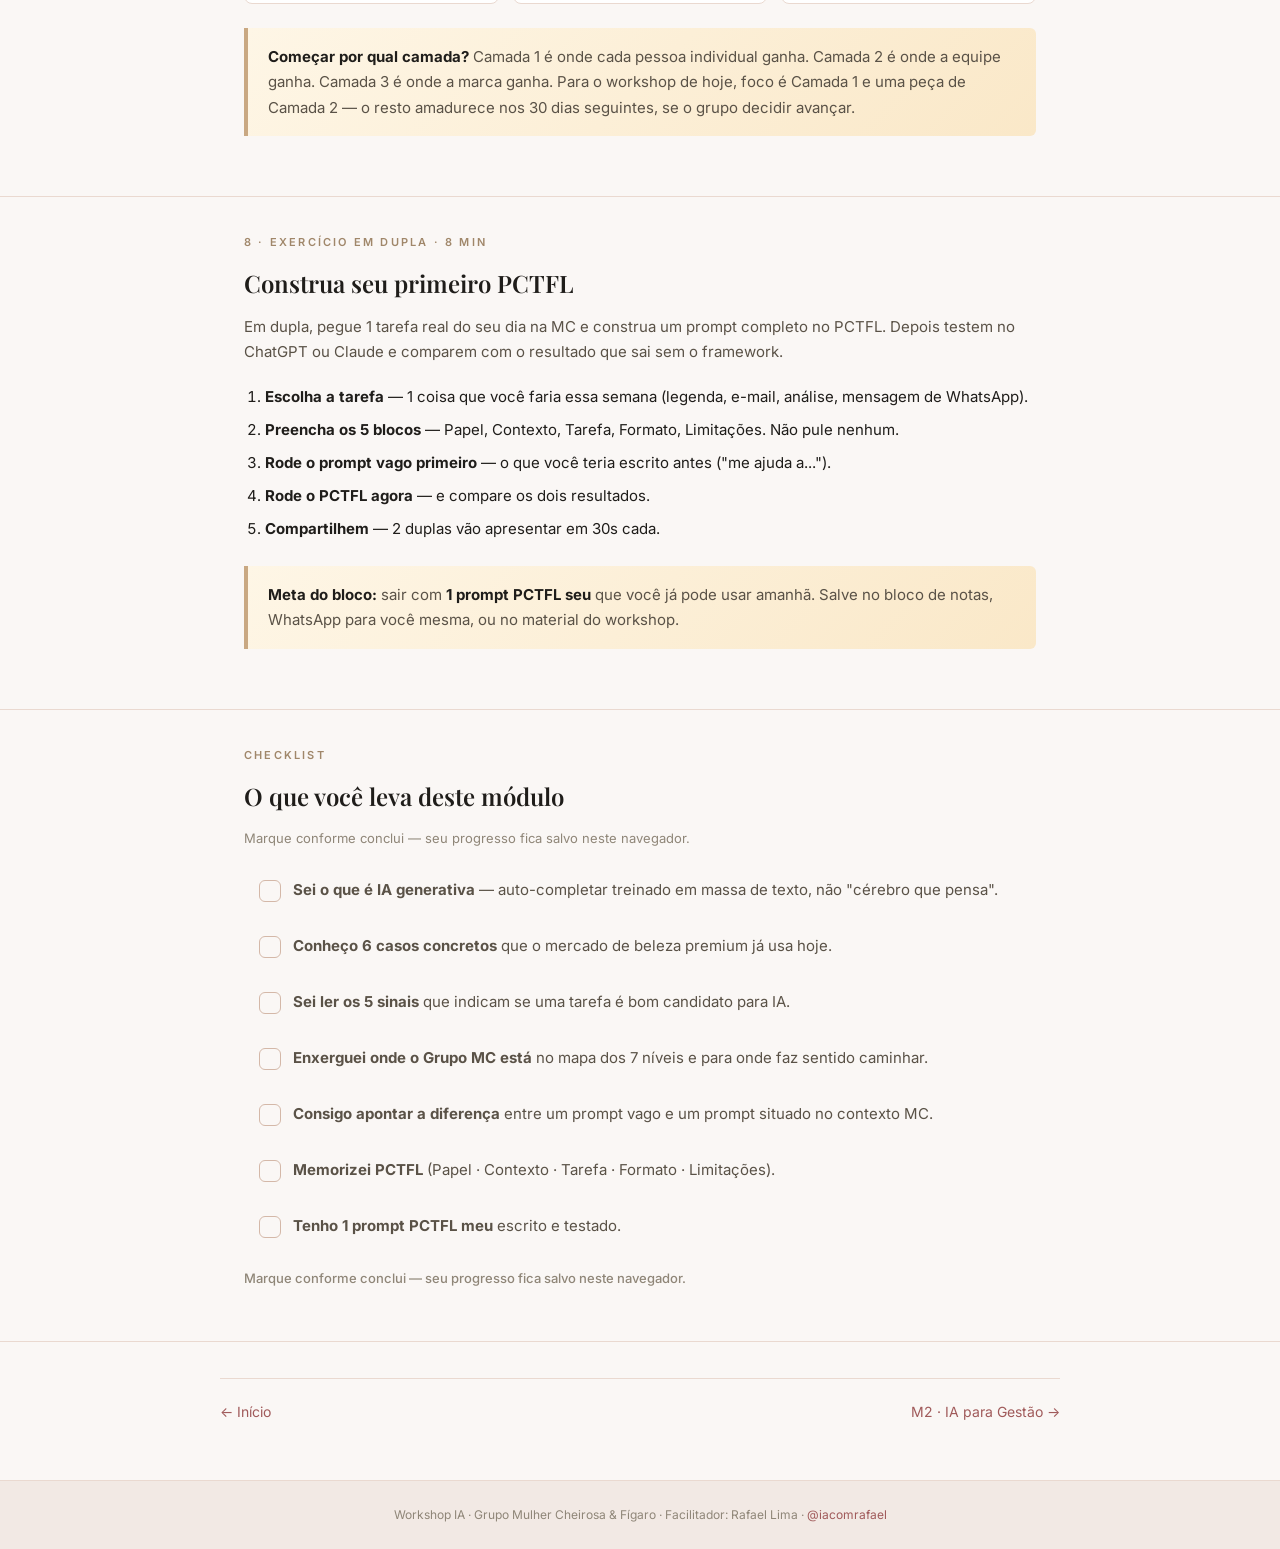
<file: m1/index.html>
<!DOCTYPE html>
<html lang="pt-BR">
<head>
  <meta charset="UTF-8">
  <meta name="viewport" content="width=device-width, initial-scale=1.0">
  <title>M1 · Uso da IA no Contexto do Grupo MC — Workshop IA · MC & Fígaro</title>
  <link rel="preconnect" href="https://fonts.googleapis.com">
  <link rel="preconnect" href="https://fonts.gstatic.com" crossorigin>
  <link href="https://fonts.googleapis.com/css2?family=Playfair+Display:wght@400;600;700&family=Inter:wght@400;500;600&display=swap" rel="stylesheet">
  <link rel="stylesheet" href="../assets/style.css">
  <style>
    /* Prompt vago vs Prompt situado */
    .compare-grid {
      display: grid;
      grid-template-columns: 1fr 1fr;
      gap: 20px;
      margin: 20px 0;
    }
    @media (max-width: 720px) {
      .compare-grid { grid-template-columns: 1fr; }
    }
    .compare-card {
      background: var(--bg-card);
      border: 1px solid var(--border);
      border-radius: 8px;
      padding: 20px;
    }
    .compare-card.vago { border-left: 3px solid #b85c5c; }
    .compare-card.situado { border-left: 3px solid var(--accent); }
    .compare-card h4 {
      font-family: var(--serif);
      font-size: 17px;
      margin-bottom: 12px;
      color: var(--ink);
    }
    .compare-card .prompt-box {
      background: var(--bg-warm);
      padding: 12px 14px;
      border-radius: 6px;
      font-family: var(--mono);
      font-size: 12.5px;
      color: var(--ink);
      margin: 10px 0;
      white-space: pre-wrap;
      line-height: 1.55;
    }
    .compare-card .verdict {
      font-size: 13px;
      color: var(--ink-soft);
      margin-top: 12px;
      padding-top: 10px;
      border-top: 1px dashed var(--border);
    }
    .compare-card .verdict strong { color: var(--ink); }

    /* PCTFL breakdown */
    .pctfl-grid {
      display: grid;
      grid-template-columns: repeat(auto-fit, minmax(160px, 1fr));
      gap: 12px;
      margin: 20px 0;
    }
    .pctfl-item {
      background: var(--bg-card);
      border: 1px solid var(--border);
      border-radius: 8px;
      padding: 16px;
      text-align: center;
    }
    .pctfl-letter {
      font-family: var(--serif);
      font-size: 36px;
      font-weight: 700;
      color: var(--accent);
      line-height: 1;
      margin-bottom: 6px;
    }
    .pctfl-item h5 {
      font-family: var(--sans);
      font-size: 12px;
      font-weight: 600;
      text-transform: uppercase;
      letter-spacing: .08em;
      color: var(--accent-warm-dark);
      margin-bottom: 8px;
    }
    .pctfl-item p {
      font-size: 13px;
      color: var(--ink-soft);
      line-height: 1.5;
      margin: 0;
    }

    /* Níveis tabela */
    .niveis-table td strong { color: var(--ink); }
    .niveis-num {
      display: inline-block;
      width: 28px;
      height: 28px;
      border-radius: 6px;
      background: var(--accent);
      color: #fff;
      text-align: center;
      line-height: 28px;
      font-family: var(--serif);
      font-weight: 700;
      font-size: 13px;
    }
    .niveis-num.turma { background: var(--accent-warm); color: var(--ink); }
    .niveis-num.futuro { background: var(--bg-warm); color: var(--ink-muted); border: 1px solid var(--border); }

    /* Casos de mercado (grid) */
    .mercado-grid {
      display: grid;
      grid-template-columns: 1fr 1fr;
      gap: 16px;
      margin: 20px 0;
    }
    @media (max-width: 720px) { .mercado-grid { grid-template-columns: 1fr; } }
    .mercado-card {
      background: var(--bg-card);
      border: 1px solid var(--border);
      border-radius: 8px;
      padding: 18px 20px;
    }
    .mercado-card h4 {
      font-family: var(--serif);
      font-size: 16px;
      color: var(--ink);
      margin: 0 0 8px;
      display: flex;
      align-items: baseline;
      gap: 8px;
    }
    .mercado-card h4 .caso-num {
      font-family: var(--sans);
      font-size: 11px;
      font-weight: 600;
      color: var(--accent-warm-dark);
      background: var(--bg-warm);
      padding: 2px 8px;
      border-radius: 4px;
      letter-spacing: .06em;
    }
    .mercado-card p {
      font-size: 13.5px;
      color: var(--ink-soft);
      line-height: 1.55;
      margin: 0;
    }
    .mercado-card p sup { color: var(--accent); font-weight: 600; }
    .mercado-card-metrica {
      display: flex;
      align-items: baseline;
      gap: 8px;
      margin: 12px 0 8px;
      padding: 8px 10px;
      background: var(--bg-warm);
      border-radius: 6px;
      border-left: 2px solid var(--accent-warm);
    }
    .mercado-card-metrica-valor {
      font-family: var(--serif);
      font-weight: 700;
      font-size: 16px;
      color: var(--accent-dark);
      line-height: 1;
      white-space: nowrap;
    }
    .mercado-card-metrica-lbl {
      font-size: 12px;
      color: var(--ink-soft);
      line-height: 1.4;
    }
    .mercado-tools {
      margin-top: 12px;
      padding-top: 12px;
      border-top: 1px dashed var(--border);
      display: flex;
      flex-direction: column;
      gap: 6px;
    }
    .mercado-tools-row {
      display: grid;
      grid-template-columns: 92px 1fr;
      gap: 10px;
      align-items: baseline;
      font-size: 12.5px;
    }
    .mercado-tools-lbl {
      font-size: 10px;
      font-weight: 700;
      text-transform: uppercase;
      letter-spacing: .08em;
      color: var(--accent-warm-dark);
    }
    .mercado-tools-val {
      color: var(--ink);
      line-height: 1.5;
    }
    .mercado-tools-val strong { font-weight: 600; }

    /* Rodapé de referências */
    sup.ref {
      font-size: 10px;
      font-weight: 700;
      color: var(--accent);
      margin-left: 2px;
      vertical-align: super;
      line-height: 0;
      position: relative;
      top: -1px;
    }
    sup.ref a {
      color: inherit;
      text-decoration: none;
      padding: 0 2px;
    }
    sup.ref a:hover { text-decoration: underline; }
    sup.ref + sup.ref { margin-left: 1px; }
    .refs-footer {
      margin-top: 24px;
      padding-top: 14px;
      border-top: 1px dashed var(--border);
      font-size: 12px;
      color: var(--ink-muted);
    }
    .refs-footer-label {
      font-size: 10.5px;
      font-weight: 600;
      text-transform: uppercase;
      letter-spacing: .12em;
      color: var(--accent-warm-dark);
      margin-bottom: 8px;
    }
    .refs-footer ol {
      padding-left: 20px;
      margin: 0;
      line-height: 1.6;
    }
    .refs-footer li { margin-bottom: 4px; }
    .refs-footer a {
      color: var(--accent);
      text-decoration: underline;
      text-decoration-color: var(--border-strong);
      word-break: break-word;
    }
    .refs-footer a:hover { text-decoration-color: var(--accent); }

    /* Sinais */
    .sinais-list {
      display: flex;
      flex-direction: column;
      gap: 12px;
      margin: 20px 0;
    }
    .sinal-item {
      background: var(--bg-card);
      border: 1px solid var(--border);
      border-left: 3px solid var(--accent-warm);
      border-radius: 8px;
      padding: 14px 18px;
      display: grid;
      grid-template-columns: 32px 1fr;
      gap: 14px;
      align-items: baseline;
    }
    .sinal-num {
      font-family: var(--serif);
      font-size: 24px;
      font-weight: 700;
      color: var(--accent);
      line-height: 1;
    }
    .sinal-item h4 {
      font-family: var(--sans);
      font-size: 15px;
      font-weight: 600;
      color: var(--ink);
      margin: 0 0 4px;
    }
    .sinal-item p {
      font-size: 13.5px;
      color: var(--ink-soft);
      margin: 0;
      line-height: 1.55;
    }

    /* Camadas de organização */
    .camadas-grid {
      display: grid;
      grid-template-columns: repeat(3, 1fr);
      gap: 14px;
      margin: 20px 0;
    }
    @media (max-width: 720px) { .camadas-grid { grid-template-columns: 1fr; } }
    .camada-card {
      background: var(--bg-card);
      border: 1px solid var(--border);
      border-radius: 8px;
      padding: 18px 18px 20px;
      position: relative;
    }
    .camada-card::before {
      content: '';
      position: absolute;
      top: 0; left: 0; right: 0;
      height: 3px;
      border-radius: 8px 8px 0 0;
    }
    .camada-card.pessoal::before { background: var(--accent-warm); }
    .camada-card.equipe::before { background: var(--accent); }
    .camada-card.grupo::before { background: var(--accent-dark); }
    .camada-card .camada-eyebrow {
      font-size: 10.5px;
      font-weight: 600;
      text-transform: uppercase;
      letter-spacing: .1em;
      color: var(--accent-warm-dark);
      margin: 6px 0 4px;
    }
    .camada-card h4 {
      font-family: var(--serif);
      font-size: 17px;
      color: var(--ink);
      margin: 0 0 10px;
    }
    .camada-card p {
      font-size: 13.5px;
      color: var(--ink-soft);
      margin: 0 0 10px;
      line-height: 1.55;
    }
    .camada-card .camada-exemplo {
      font-size: 12.5px;
      color: var(--ink-muted);
      background: var(--bg-warm);
      padding: 8px 12px;
      border-radius: 6px;
      margin-top: 6px;
    }
    .camada-card .camada-exemplo strong { color: var(--ink); }
  </style>
</head>
<body>

  <header class="topbar">
    <div class="topbar-inner">
      <a href="../index.html" class="topbar-logo">Workshop IA · MC & Fígaro</a>
      <nav class="topbar-nav">
        <a href="../index.html">Início</a>
        <a href="../banco-de-prompts/index.html">Banco de Prompts</a>
        <a href="../artefatos/index.html">Artefatos</a>
      </nav>
    </div>
  </header>

  <div class="module-header site-container">
    <p class="eyebrow">M1 · Fundamentos</p>
    <h1>Uso da IA no Contexto do Grupo MC</h1>
    <div class="module-header-meta">
      <span>30 min</span>
      <span>·</span>
      <span>Do mercado premium para a rotina de vocês</span>
    </div>
  </div>

  <section class="section content-section reveal">
    <div class="site-container">
      <p class="eyebrow">1 · O que é IA generativa</p>
      <h2>Em uma frase, para não esquecer</h2>
      <p style="font-size:16px; margin:12px 0 20px">
        <strong>IA generativa é um auto-completar treinado em quase tudo que a humanidade já escreveu.</strong>
        Ela não pensa — ela prevê qual palavra vem em seguida, palavra por palavra.
      </p>

      <div class="callout">
        <p><strong>3 implicações práticas para vocês no dia a dia:</strong></p>
        <ul>
          <li><strong>Ela inventa preço, procedimento e benefício com confiança total.</strong> Se ninguém conferir, sai errado no post. Continuar o texto de forma plausível é o que ela faz — inventar não é bug, é como ela funciona.</li>
          <li><strong>Prompts vagos geram respostas vagas.</strong> "Cria legenda pro Banho de Lua" devolve texto genérico que qualquer clínica poderia publicar.</li>
          <li><strong>Ela melhora quando ganha papel + contexto + tarefa.</strong> Vocês restringem o universo de "próximas palavras prováveis" para o espaço certo — o da Mulher Cheirosa, não o de um salão qualquer.</li>
        </ul>
      </div>
    </div>
  </section>

  <section class="section content-section reveal">
    <div class="site-container">
      <p class="eyebrow">2 · Panorama de mercado</p>
      <h2>O que o mercado de beleza premium está fazendo com IA</h2>
      <p style="font-size:15px; color:var(--ink-soft); margin:0 0 8px">
        Antes de decidir o que testar dentro do Grupo MC, vale ver onde as clínicas premium ao redor do mundo já estão investindo. Isto não é hipótese — são práticas em curso hoje.
      </p>

      <div class="bignum-grid" style="margin:20px 0">
        <div class="bignum compact">
          <p class="bignum-value">US$ 4,9 bi</p>
          <p class="bignum-label">Mercado global 2025</p>
          <p class="bignum-desc">IA aplicada em beleza e cosméticos<sup class="ref"><a href="https://www.insightaceanalytic.com/report/global-artificial-intelligence-ai-in-beauty-and-cosmetics-market/1051" target="_blank" rel="noopener">[4]</a></sup></p>
        </div>
        <div class="bignum compact">
          <p class="bignum-value">US$ 33,7 bi</p>
          <p class="bignum-label">Projeção 2035</p>
          <p class="bignum-desc">CAGR de 22,3% ao ano<sup class="ref"><a href="https://www.insightaceanalytic.com/report/global-artificial-intelligence-ai-in-beauty-and-cosmetics-market/1051" target="_blank" rel="noopener">[4]</a></sup></p>
        </div>
        <div class="bignum compact">
          <p class="bignum-value">+30%</p>
          <p class="bignum-label">ROI em marketing</p>
          <p class="bignum-desc">Campanhas com segmentação por IA<sup class="ref"><a href="https://www.meevo.com/blog/salon-ai-experiences/" target="_blank" rel="noopener">[2]</a></sup></p>
        </div>
        <div class="bignum compact">
          <p class="bignum-value">7,6%</p>
          <p class="bignum-label">CAGR Brasil premium</p>
          <p class="bignum-desc">Segmento profissional em premiumização<sup class="ref"><a href="https://www.mordorintelligence.com/industry-reports/brazil-cosmetics-products-market-industry" target="_blank" rel="noopener">[5]</a></sup></p>
        </div>
      </div>

      <p class="eyebrow" style="margin-top:24px">Onde a agulha está se movendo</p>
      <h3 style="font-family:var(--serif); font-size:19px; color:var(--ink); margin:4px 0 12px">6 casos concretos em uso hoje</h3>

      <div class="mercado-grid">
        <div class="mercado-card">
          <h4><span class="caso-num">01</span> Agendamento e atendimento 24h</h4>
          <p>Assistentes virtuais que agendam, confirmam e respondem dúvidas comuns fora do horário. Clínicas relatam queda mensurável em no-shows nas primeiras semanas.<sup class="ref"><a href="https://workee.ai/blog/ai-for-med-spas-and-salons-2026" target="_blank" rel="noopener">[1]</a></sup><sup class="ref"><a href="https://www.meevo.com/blog/salon-ai-experiences/" target="_blank" rel="noopener">[2]</a></sup></p>
          <div class="mercado-card-metrica">
            <span class="mercado-card-metrica-valor">-30%</span>
            <span class="mercado-card-metrica-lbl">de no-show com lembretes automáticos em poucas semanas<sup class="ref"><a href="https://www.meevo.com/blog/salon-ai-experiences/" target="_blank" rel="noopener">[2]</a></sup></span>
          </div>
          <div class="mercado-tools">
            <div class="mercado-tools-row">
              <span class="mercado-tools-lbl">Plataformas</span>
              <span class="mercado-tools-val">Fresha AI · Booksy · Zenoti</span>
            </div>
            <div class="mercado-tools-row">
              <span class="mercado-tools-lbl">DIY (o que dá pra montar)</span>
              <span class="mercado-tools-val"><strong>n8n</strong> + WhatsApp Business API + ChatGPT/Claude</span>
            </div>
          </div>
        </div>

        <div class="mercado-card">
          <h4><span class="caso-num">02</span> Segmentação e follow-up personalizado</h4>
          <p>Mensagem de aniversário, oferta por histórico de serviço, reativação de cliente que não volta há 90 dias — enviadas em escala mas com tom pessoal.<sup class="ref"><a href="https://www.meevo.com/blog/salon-ai-experiences/" target="_blank" rel="noopener">[2]</a></sup></p>
          <div class="mercado-card-metrica">
            <span class="mercado-card-metrica-valor">+30%</span>
            <span class="mercado-card-metrica-lbl">de ROI em campanhas com segmentação por IA<sup class="ref"><a href="https://www.meevo.com/blog/salon-ai-experiences/" target="_blank" rel="noopener">[2]</a></sup></span>
          </div>
          <div class="mercado-tools">
            <div class="mercado-tools-row">
              <span class="mercado-tools-lbl">Plataformas</span>
              <span class="mercado-tools-val">RD Station Marketing · Klaviyo · ActiveCampaign</span>
            </div>
            <div class="mercado-tools-row">
              <span class="mercado-tools-lbl">DIY (o que dá pra montar)</span>
              <span class="mercado-tools-val"><strong>n8n</strong> puxando planilha/CRM + ChatGPT gerando texto por perfil</span>
            </div>
          </div>
        </div>

        <div class="mercado-card">
          <h4><span class="caso-num">03</span> Análise de padrões e next-best-action</h4>
          <p>A IA olha as reservas em tempo real e sugere ação: "promova este pacote na quarta, que é o dia fraco". Deixa o gestor decidir; ela indica o que olhar.<sup class="ref"><a href="https://www.meevo.com/blog/salon-ai-experiences/" target="_blank" rel="noopener">[2]</a></sup></p>
          <div class="mercado-tools">
            <div class="mercado-tools-row">
              <span class="mercado-tools-lbl">Plataformas</span>
              <span class="mercado-tools-val">Zenoti AI · Mindbody Insights</span>
            </div>
            <div class="mercado-tools-row">
              <span class="mercado-tools-lbl">DIY (o que dá pra montar)</span>
              <span class="mercado-tools-val">Claude/ChatGPT como analista + planilha semanal colada no chat (sem código)</span>
            </div>
          </div>
        </div>

        <div class="mercado-card">
          <h4><span class="caso-num">04</span> Geração e adaptação de conteúdo</h4>
          <p>Legendas, scripts de consulta virtual, adaptação da mesma campanha para 3 canais (post, story, WhatsApp) — mantendo tom da marca em todas as pontas.<sup class="ref"><a href="https://inferencebeauty.com/blog/generative-ai-in-beauty-industry-2026/" target="_blank" rel="noopener">[3]</a></sup></p>
          <div class="mercado-tools">
            <div class="mercado-tools-row">
              <span class="mercado-tools-lbl">Plataformas</span>
              <span class="mercado-tools-val"><strong>ChatGPT</strong> · <strong>Claude</strong> · <strong>Gemini</strong> (o núcleo do workshop)</span>
            </div>
            <div class="mercado-tools-row">
              <span class="mercado-tools-lbl">DIY (o que dá pra montar)</span>
              <span class="mercado-tools-val">Banco de prompts PCTFL compartilhado no time — igual ao deste workshop</span>
            </div>
          </div>
        </div>

        <div class="mercado-card">
          <h4><span class="caso-num">05</span> Diagnóstico de pele e cabelo por foto</h4>
          <p>Cliente manda uma selfie; a IA sugere serviços do portfólio compatíveis. Ferramentas de análise já estão acessíveis para clínicas de médio porte no Brasil.<sup class="ref"><a href="https://eupresa.ia.br/blog/ia-para-cabeleireiros-2026/" target="_blank" rel="noopener">[6]</a></sup><sup class="ref"><a href="https://www.gendo.com.br/blog-post/como-a-inteligencia-artificial-pode-transformar-seu-negocio-no-segmento-de-beleza" target="_blank" rel="noopener">[7]</a></sup></p>
          <div class="mercado-tools">
            <div class="mercado-tools-row">
              <span class="mercado-tools-lbl">Plataformas</span>
              <span class="mercado-tools-val">Perfect Corp (YouCam) · HautAI · Modiface</span>
            </div>
            <div class="mercado-tools-row">
              <span class="mercado-tools-lbl">DIY (o que dá pra montar)</span>
              <span class="mercado-tools-val">GPT-4o/Claude com visão + prompt curador do portfólio MC (protótipo em 1 dia)</span>
            </div>
          </div>
        </div>

        <div class="mercado-card">
          <h4><span class="caso-num">06</span> Automação de back-office</h4>
          <p>Confirmações, atualização de estoque, cobrança, relatório semanal. Libera a equipe para o que realmente exige presença humana — a cliente.<sup class="ref"><a href="https://workee.ai/blog/ai-for-med-spas-and-salons-2026" target="_blank" rel="noopener">[1]</a></sup></p>
          <div class="mercado-tools">
            <div class="mercado-tools-row">
              <span class="mercado-tools-lbl">Plataformas</span>
              <span class="mercado-tools-val">Zapier · Make</span>
            </div>
            <div class="mercado-tools-row">
              <span class="mercado-tools-lbl">DIY (o que dá pra montar)</span>
              <span class="mercado-tools-val"><strong>n8n</strong> (open-source, controle total) + ChatGPT redigindo os textos</span>
            </div>
          </div>
        </div>
      </div>

      <div class="callout">
        <p><strong>Como ler estes 6 casos:</strong> nem todos precisam ser prioridade agora para o Grupo MC. A pergunta certa é: <em>quais desses casos endereçam algo que a gente já sente no dia a dia?</em> É por aí que a próxima seção começa.</p>
      </div>

      <div class="refs-footer">
        <p class="refs-footer-label">Referências desta seção</p>
        <ol>
          <li id="ref-1">Workee.ai — <a href="https://workee.ai/blog/ai-for-med-spas-and-salons-2026" target="_blank" rel="noopener">Best Ways Med Spas, Salons & Clinics Use AI in 2026</a></li>
          <li id="ref-2">Meevo — <a href="https://www.meevo.com/blog/salon-ai-experiences/" target="_blank" rel="noopener">Salon AI: How Collaboration with Tech Can Lighten Your Load in 2026</a></li>
          <li id="ref-3">Inference Beauty — <a href="https://inferencebeauty.com/blog/generative-ai-in-beauty-industry-2026/" target="_blank" rel="noopener">Generative AI in Beauty — Transformation in 2026</a></li>
          <li id="ref-4">InsightAce Analytic — <a href="https://www.insightaceanalytic.com/report/global-artificial-intelligence-ai-in-beauty-and-cosmetics-market/1051" target="_blank" rel="noopener">AI in Beauty and Cosmetics Market Size, Scope and Trends 2026–2035</a></li>
          <li id="ref-5">Mordor Intelligence — <a href="https://www.mordorintelligence.com/industry-reports/brazil-cosmetics-products-market-industry" target="_blank" rel="noopener">Brazil Beauty Market Size, Trends & Share Report 2026–2031</a></li>
          <li id="ref-6">Eupresa IA — <a href="https://eupresa.ia.br/blog/ia-para-cabeleireiros-2026/" target="_blank" rel="noopener">IA para Cabeleireiros e Salões de Beleza (2026, BR)</a></li>
          <li id="ref-7">Gendo — <a href="https://www.gendo.com.br/blog-post/como-a-inteligencia-artificial-pode-transformar-seu-negocio-no-segmento-de-beleza" target="_blank" rel="noopener">Como a IA pode transformar seu negócio no segmento de beleza (BR)</a></li>
        </ol>
      </div>
    </div>
  </section>

  <section class="section content-section reveal">
    <div class="site-container">
      <p class="eyebrow">3 · Onde vale investir esforço</p>
      <h2>5 sinais para olhar antes de decidir o que testar</h2>
      <p style="font-size:15px; color:var(--ink-soft); margin:0 0 18px">
        Nem toda tarefa é bom candidato para IA. Estes cinco sinais ajudam a separar o que compensa começar hoje do que é melhor deixar para depois.
      </p>

      <div class="sinais-list">
        <div class="sinal-item">
          <div class="sinal-num">1</div>
          <div>
            <h4>Tarefa que se repete toda semana com estrutura parecida</h4>
            <p>Se muda só o conteúdo, mas o formato é sempre o mesmo — é bom candidato. Ex.: confirmação de WhatsApp, resposta a avaliação, relatório mensal por unidade.</p>
          </div>
        </div>
        <div class="sinal-item">
          <div class="sinal-num">2</div>
          <div>
            <h4>Trabalho que consome mais tempo lendo do que decidindo</h4>
            <p>Se vocês passam 40 minutos olhando planilha para dizer 3 coisas em uma reunião, esse trecho de leitura é o que a IA compacta.</p>
          </div>
        </div>
        <div class="sinal-item">
          <div class="sinal-num">3</div>
          <div>
            <h4>Etapa em que a qualidade cai quando o dia está corrido</h4>
            <p>Legenda escrita às pressas, resposta a avaliação negativa quando está cansada — a IA sustenta o padrão de tom mesmo em dia ruim, desde que ela saiba qual é o tom.</p>
          </div>
        </div>
        <div class="sinal-item">
          <div class="sinal-num">4</div>
          <div>
            <h4>Ponto em que as 3 unidades divergem sem motivo</h4>
            <p>Se Maison, RioMar FOR e RioMar Recife respondem cliente de jeito diferente sem que ninguém tenha decidido isso, existe um padrão pedindo para ser codificado — e a IA é boa em reproduzir padrão.</p>
          </div>
        </div>
        <div class="sinal-item">
          <div class="sinal-num">5</div>
          <div>
            <h4>Área onde falta padrão documentado — cada pessoa faz do seu jeito</h4>
            <p>Quando o "jeito MC" mora só na cabeça da Camilla ou da Lilianne, a passagem de bastão fica frágil. Escrever esse padrão como prompt é uma forma barata de institucionalizar.</p>
          </div>
        </div>
      </div>

      <div class="callout warning">
        <p><strong>Contra-sinal — quando pensar duas vezes:</strong> tarefa que exige julgamento clínico/estético que só a profissional experiente tem, decisões com implicação jurídica ou financeira sensível, ou qualquer coisa em que um erro da IA não seria detectado antes de virar prejuízo. A IA acelera; ela não substitui a última revisão humana.</p>
      </div>
    </div>
  </section>

  <section class="section content-section reveal">
    <div class="site-container">
      <p class="eyebrow">4 · Mapa de maturidade</p>
      <h2>Os 7 níveis de uso de IA</h2>
      <p style="font-size:15px; color:var(--ink-soft); margin:0 0 18px">
        Não é rótulo de pessoa — é mapa da equipe. Ajuda a enxergar em que patamar o Grupo MC está agindo hoje e para onde faz sentido caminhar nos próximos meses.
      </p>

      <div class="table-wrap">
        <table class="niveis-table">
          <thead>
            <tr>
              <th style="width:80px">Nível</th>
              <th>Como se apresenta na rotina</th>
            </tr>
          </thead>
          <tbody>
            <tr>
              <td><span class="niveis-num">N1</span></td>
              <td><strong>Curiosa.</strong> Abre a IA de vez em quando. Resposta vem genérica, fecha.</td>
            </tr>
            <tr>
              <td><span class="niveis-num">N2</span></td>
              <td><strong>Prompter consciente.</strong> Pensa antes de perguntar. Sabe que o jeito de perguntar muda a resposta.</td>
            </tr>
            <tr>
              <td><span class="niveis-num turma">N3</span></td>
              <td><strong>Operadora com contexto.</strong> Tem perfil salvo. A IA já sabe quem você é e o que faz. <em>← onde o grupo já opera, pela sondagem.</em></td>
            </tr>
            <tr>
              <td><span class="niveis-num turma">N4</span></td>
              <td><strong>Orquestradora de ferramentas.</strong> Usa 3+ ferramentas (ChatGPT + Claude + Gemini). Sabe qual usar para cada tarefa. <em>← patamar que abre nas próximas 2 horas.</em></td>
            </tr>
            <tr>
              <td><span class="niveis-num futuro">N5</span></td>
              <td><strong>Construtora de processos.</strong> Criou 1+ automação/assistente que roda sem manual.</td>
            </tr>
            <tr>
              <td><span class="niveis-num futuro">N6</span></td>
              <td><strong>Builder.</strong> Trabalha no terminal, opera arquivos, constrói sistemas com IA.</td>
            </tr>
            <tr>
              <td><span class="niveis-num futuro">N7</span></td>
              <td><strong>Workforce de agentes.</strong> Múltiplos agentes em paralelo. Fronteira.</td>
            </tr>
          </tbody>
        </table>
      </div>

      <div class="callout">
        <p><strong>Leitura da turma:</strong> na sondagem, o grupo se colocou em maturidade média <strong>3,7/5</strong>, e <strong>86% já usa IA toda semana</strong>. Chão sólido. O que segue nas próximas duas horas é sobretudo fazer o pulo de N3 → N4 — usar mais de uma ferramenta com critério e ter <strong>método</strong> em vez de tentativa e erro.</p>
      </div>
    </div>
  </section>

  <section class="section content-section reveal">
    <div class="site-container">
      <p class="eyebrow">5 · A qualidade está no prompt</p>
      <h2>Prompt vago vs Prompt situado no contexto MC</h2>
      <p style="font-size:15px; color:var(--ink-soft); margin:0 0 18px">
        A mesma tarefa: uma legenda para o Instagram promovendo o Banho de Lua. Compare o pedido e o resultado esperado. Não é sobre nível de quem digita — é sobre o quanto o prompt situa a IA no lugar certo.
      </p>

      <div class="compare-grid">
        <div class="compare-card vago">
          <h4>Prompt vago (sem contexto)</h4>
          <div class="prompt-box">Cria uma legenda pro Instagram do meu salão sobre banho de lua</div>
          <p class="verdict">
            <strong>O que sai:</strong> texto genérico com clichê ("agende já", "surpreenda-se"), sem referência à MC, emoji demais, e provavelmente com a palavra "salão" que a marca não usa.
          </p>
        </div>

        <div class="compare-card situado">
          <h4>Prompt situado (no contexto MC)</h4>
          <div class="prompt-box">Você é copywriter de beleza premium. Instagram
da Mulher Cheirosa em Fortaleza (35 anos de
tradição, público mulheres 25-55, classe A/B).
Escreva 1 legenda para post do Banho de Lua
(descoloração de pelos + hidratação, serviço
mais icônico desde 1987).
Tom: sofisticado, acolhedor, feminino, sem
gírias. 80-130 palavras. Máximo 3 emojis
elegantes (✨🌙💕). CTA: agendar via link na
bio. Não usar "salão" — usar "clínica de
beleza".</div>
          <p class="verdict">
            <strong>O que sai:</strong> legenda com voz MC, referência ao histórico da marca, sem palavra proibida, tom certo, CTA claro, pronta para publicar (só revisar).
          </p>
        </div>
      </div>

      <p style="font-size:15px; color:var(--ink-soft); margin:16px 0 0">
        O segundo prompt <strong>não é mais longo por vaidade</strong>. Cada linha resolve algo que o primeiro deixa em aberto: papel, contexto, tarefa, formato, restrições. Isso é o framework PCTFL — a estrutura mínima para situar a IA no lugar de vocês.
      </p>
    </div>
  </section>

  <section class="section content-section reveal">
    <div class="site-container">
      <p class="eyebrow">6 · Método PCTFL</p>
      <h2>Cinco blocos para fazer a IA caber na rotina</h2>
      <p style="font-size:15px; color:var(--ink-soft); margin:0 0 18px">
        Não precisa ser nesta ordem, mas os cinco precisam existir. É o que separa "abro e pergunto do nada" de "abro e chego onde queria em 2 tentativas".
      </p>

      <div class="pctfl-grid">
        <div class="pctfl-item">
          <div class="pctfl-letter">P</div>
          <h5>Papel</h5>
          <p>Quem a IA está sendo agora?</p>
        </div>
        <div class="pctfl-item">
          <div class="pctfl-letter">C</div>
          <h5>Contexto</h5>
          <p>Situação, público, marca, momento.</p>
        </div>
        <div class="pctfl-item">
          <div class="pctfl-letter">T</div>
          <h5>Tarefa</h5>
          <p>O que exatamente ela precisa entregar.</p>
        </div>
        <div class="pctfl-item">
          <div class="pctfl-letter">F</div>
          <h5>Formato</h5>
          <p>Estrutura, tamanho, forma da resposta.</p>
        </div>
        <div class="pctfl-item">
          <div class="pctfl-letter">L</div>
          <h5>Limitações</h5>
          <p>O que ela NÃO pode fazer, o que evitar.</p>
        </div>
      </div>

      <div class="callout">
        <p><strong>Regra prática:</strong> se a resposta veio ruim, olhe qual das 5 letras estava fraca. Contexto vago é o erro mais comum — a IA precisa saber que é a Mulher Cheirosa, não uma clínica qualquer; público classe A/B, não "pessoas"; tom sofisticado, não "amigável".</p>
      </div>
    </div>
  </section>

  <section class="section content-section reveal">
    <div class="site-container">
      <p class="eyebrow">7 · Organização</p>
      <h2>Como isso vira rotina — em 3 camadas</h2>
      <p style="font-size:15px; color:var(--ink-soft); margin:0 0 18px">
        Um prompt bom sozinho ajuda uma pessoa. Para o Grupo MC extrair valor de verdade, precisa organizar em camadas — cada uma resolve um problema diferente.
      </p>

      <div class="camadas-grid">
        <div class="camada-card pessoal">
          <p class="camada-eyebrow">Camada 1</p>
          <h4>Pessoal</h4>
          <p>Um perfil salvo na sua ferramenta que já sabe quem você é, o que faz e o tom MC. Não re-explica a cada conversa.</p>
          <div class="camada-exemplo"><strong>Ex.:</strong> "Sou coordenadora da Mulher Cheirosa. Sempre responda no tom X, formato Y, evitando Z."</div>
        </div>
        <div class="camada-card equipe">
          <p class="camada-eyebrow">Camada 2</p>
          <h4>Equipe</h4>
          <p>Um banco de prompts compartilhado com o time — cada função com seus 3-5 prompts base validados. Quem entra novo, entra com o padrão pronto.</p>
          <div class="camada-exemplo"><strong>Ex.:</strong> o Banco de Prompts deste workshop já é o núcleo — 12 prompts por função, prontos para copiar.</div>
        </div>
        <div class="camada-card grupo">
          <p class="camada-eyebrow">Camada 3</p>
          <h4>Grupo</h4>
          <p>Padrão único que garante que Maison, RioMar FOR e RioMar Recife respondam com a mesma voz — mesmo que quem digitar seja pessoa diferente.</p>
          <div class="camada-exemplo"><strong>Ex.:</strong> documento vivo "Tom MC" que alimenta todos os prompts, atualizado quando a diretoria decide algo novo.</div>
        </div>
      </div>

      <div class="callout warning">
        <p><strong>Começar por qual camada?</strong> Camada 1 é onde cada pessoa individual ganha. Camada 2 é onde a equipe ganha. Camada 3 é onde a marca ganha. Para o workshop de hoje, foco é Camada 1 e uma peça de Camada 2 — o resto amadurece nos 30 dias seguintes, se o grupo decidir avançar.</p>
      </div>
    </div>
  </section>

  <section class="section content-section reveal">
    <div class="site-container">
      <p class="eyebrow">8 · Exercício em dupla · 8 min</p>
      <h2>Construa seu primeiro PCTFL</h2>
      <p style="font-size:15px; color:var(--ink-soft); margin:0 0 18px">
        Em dupla, pegue 1 tarefa real do seu dia na MC e construa um prompt completo no PCTFL. Depois testem no ChatGPT ou Claude e comparem com o resultado que sai sem o framework.
      </p>

      <ol style="font-size:15px; color:var(--ink); line-height:1.8">
        <li><strong>Escolha a tarefa</strong> — 1 coisa que você faria essa semana (legenda, e-mail, análise, mensagem de WhatsApp).</li>
        <li><strong>Preencha os 5 blocos</strong> — Papel, Contexto, Tarefa, Formato, Limitações. Não pule nenhum.</li>
        <li><strong>Rode o prompt vago primeiro</strong> — o que você teria escrito antes ("me ajuda a...").</li>
        <li><strong>Rode o PCTFL agora</strong> — e compare os dois resultados.</li>
        <li><strong>Compartilhem</strong> — 2 duplas vão apresentar em 30s cada.</li>
      </ol>

      <div class="callout warning">
        <p><strong>Meta do bloco:</strong> sair com <strong>1 prompt PCTFL seu</strong> que você já pode usar amanhã. Salve no bloco de notas, WhatsApp para você mesma, ou no material do workshop.</p>
      </div>
    </div>
  </section>

  <section class="section content-section reveal">
    <div class="site-container">
      <p class="eyebrow">Checklist</p>
      <h2>O que você leva deste módulo</h2>
      <p style="font-size:13px; color:var(--ink-muted); margin:0 0 12px">Marque conforme conclui — seu progresso fica salvo neste navegador.</p>

      <ul class="entregavel-list">
        <li data-entregavel="m1-1"><span class="entregavel-checkbox"></span><span class="entregavel-text"><strong>Sei o que é IA generativa</strong> — auto-completar treinado em massa de texto, não "cérebro que pensa".</span></li>
        <li data-entregavel="m1-2"><span class="entregavel-checkbox"></span><span class="entregavel-text"><strong>Conheço 6 casos concretos</strong> que o mercado de beleza premium já usa hoje.</span></li>
        <li data-entregavel="m1-3"><span class="entregavel-checkbox"></span><span class="entregavel-text"><strong>Sei ler os 5 sinais</strong> que indicam se uma tarefa é bom candidato para IA.</span></li>
        <li data-entregavel="m1-4"><span class="entregavel-checkbox"></span><span class="entregavel-text"><strong>Enxerguei onde o Grupo MC está</strong> no mapa dos 7 níveis e para onde faz sentido caminhar.</span></li>
        <li data-entregavel="m1-5"><span class="entregavel-checkbox"></span><span class="entregavel-text"><strong>Consigo apontar a diferença</strong> entre um prompt vago e um prompt situado no contexto MC.</span></li>
        <li data-entregavel="m1-6"><span class="entregavel-checkbox"></span><span class="entregavel-text"><strong>Memorizei PCTFL</strong> (Papel · Contexto · Tarefa · Formato · Limitações).</span></li>
        <li data-entregavel="m1-7"><span class="entregavel-checkbox"></span><span class="entregavel-text"><strong>Tenho 1 prompt PCTFL meu</strong> escrito e testado.</span></li>
      </ul>
      <p class="entregavel-progress" style="font-size:13px; color:var(--ink-muted); margin-top:12px">Marque conforme conclui — seu progresso fica salvo neste navegador.</p>
    </div>
  </section>

  <section class="section content-section">
    <div class="site-container" style="display:flex; justify-content:space-between; padding:24px 0; border-top:1px solid var(--border)">
      <a href="../index.html" style="font-size:14px; color:var(--accent)">← Início</a>
      <a href="../m2/index.html" style="font-size:14px; color:var(--accent)">M2 · IA para Gestão →</a>
    </div>
  </section>

  <footer>
    <p>Workshop IA · Grupo Mulher Cheirosa & Fígaro · Facilitador: Rafael Lima · <a href="https://instagram.com/iacomrafael" target="_blank" rel="noopener">@iacomrafael</a></p>
  </footer>

  <script src="../assets/script.js"></script>
</body>
</html>
</file>
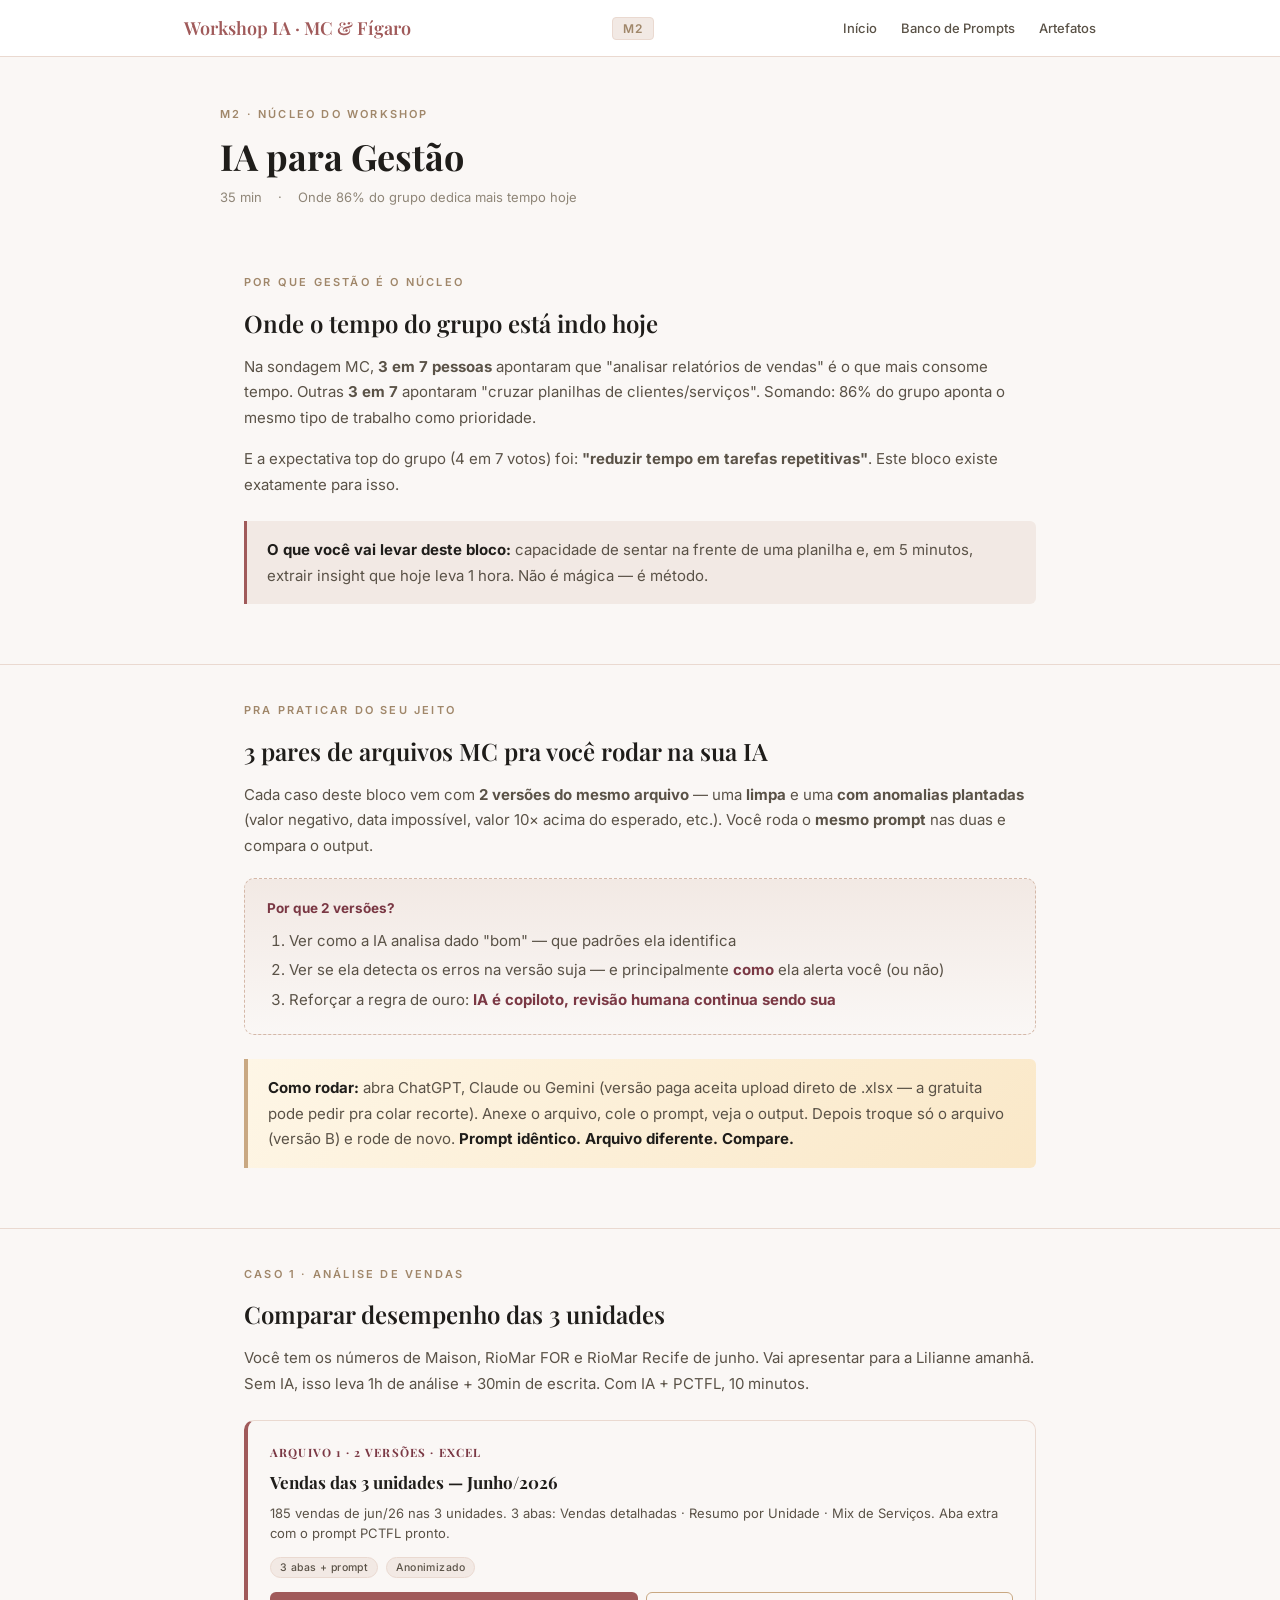
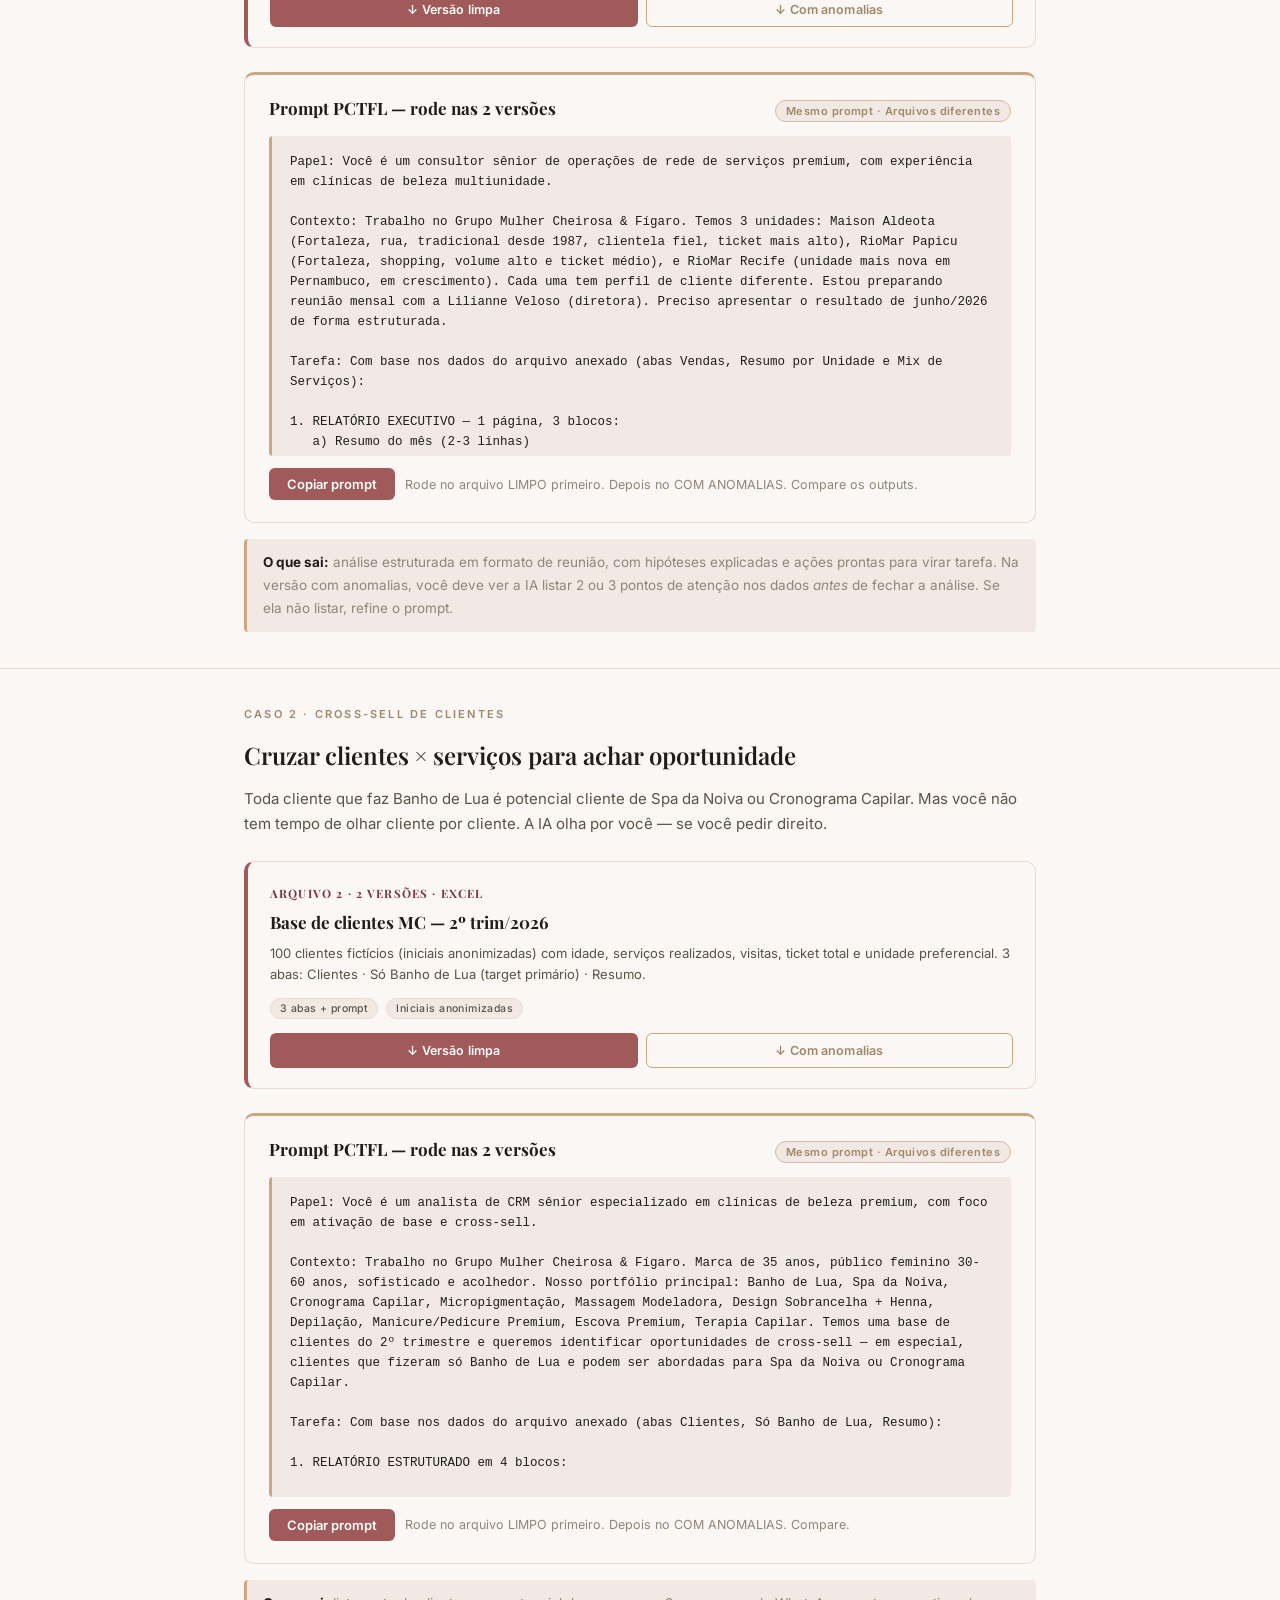
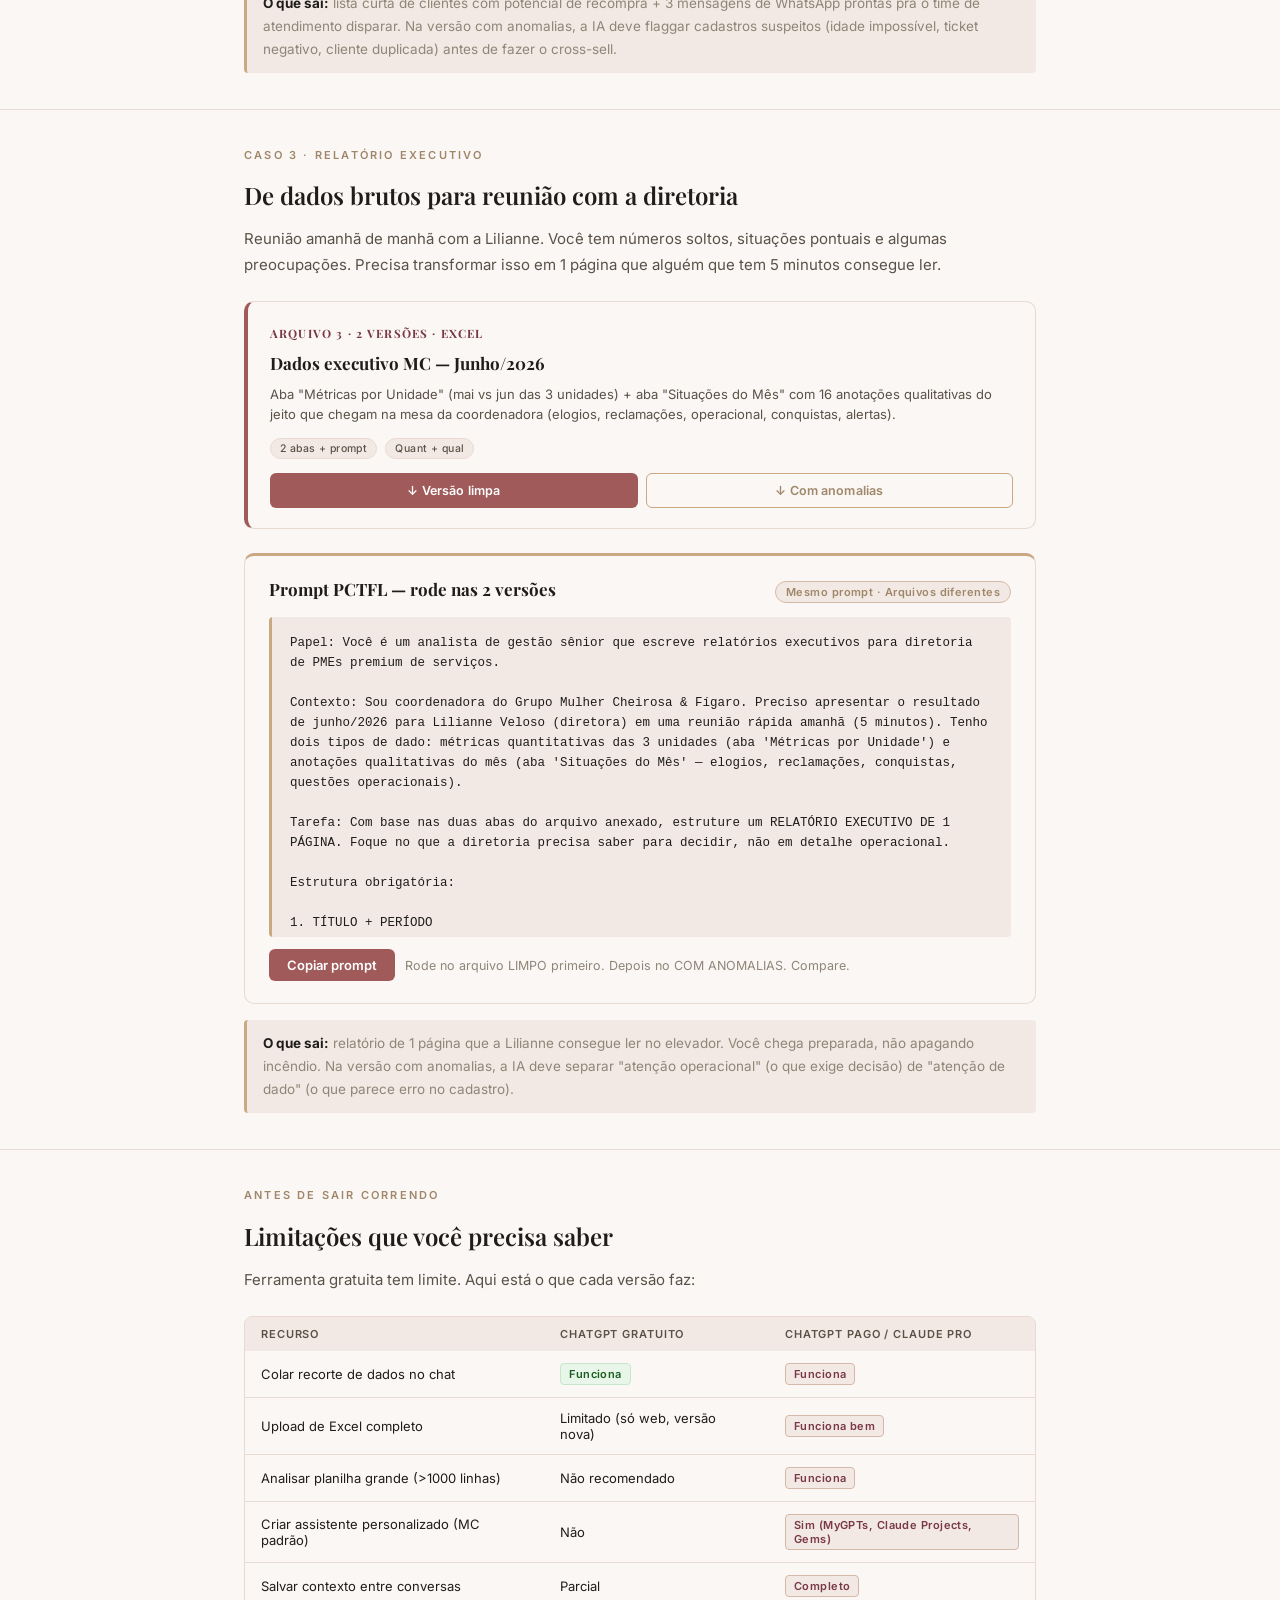
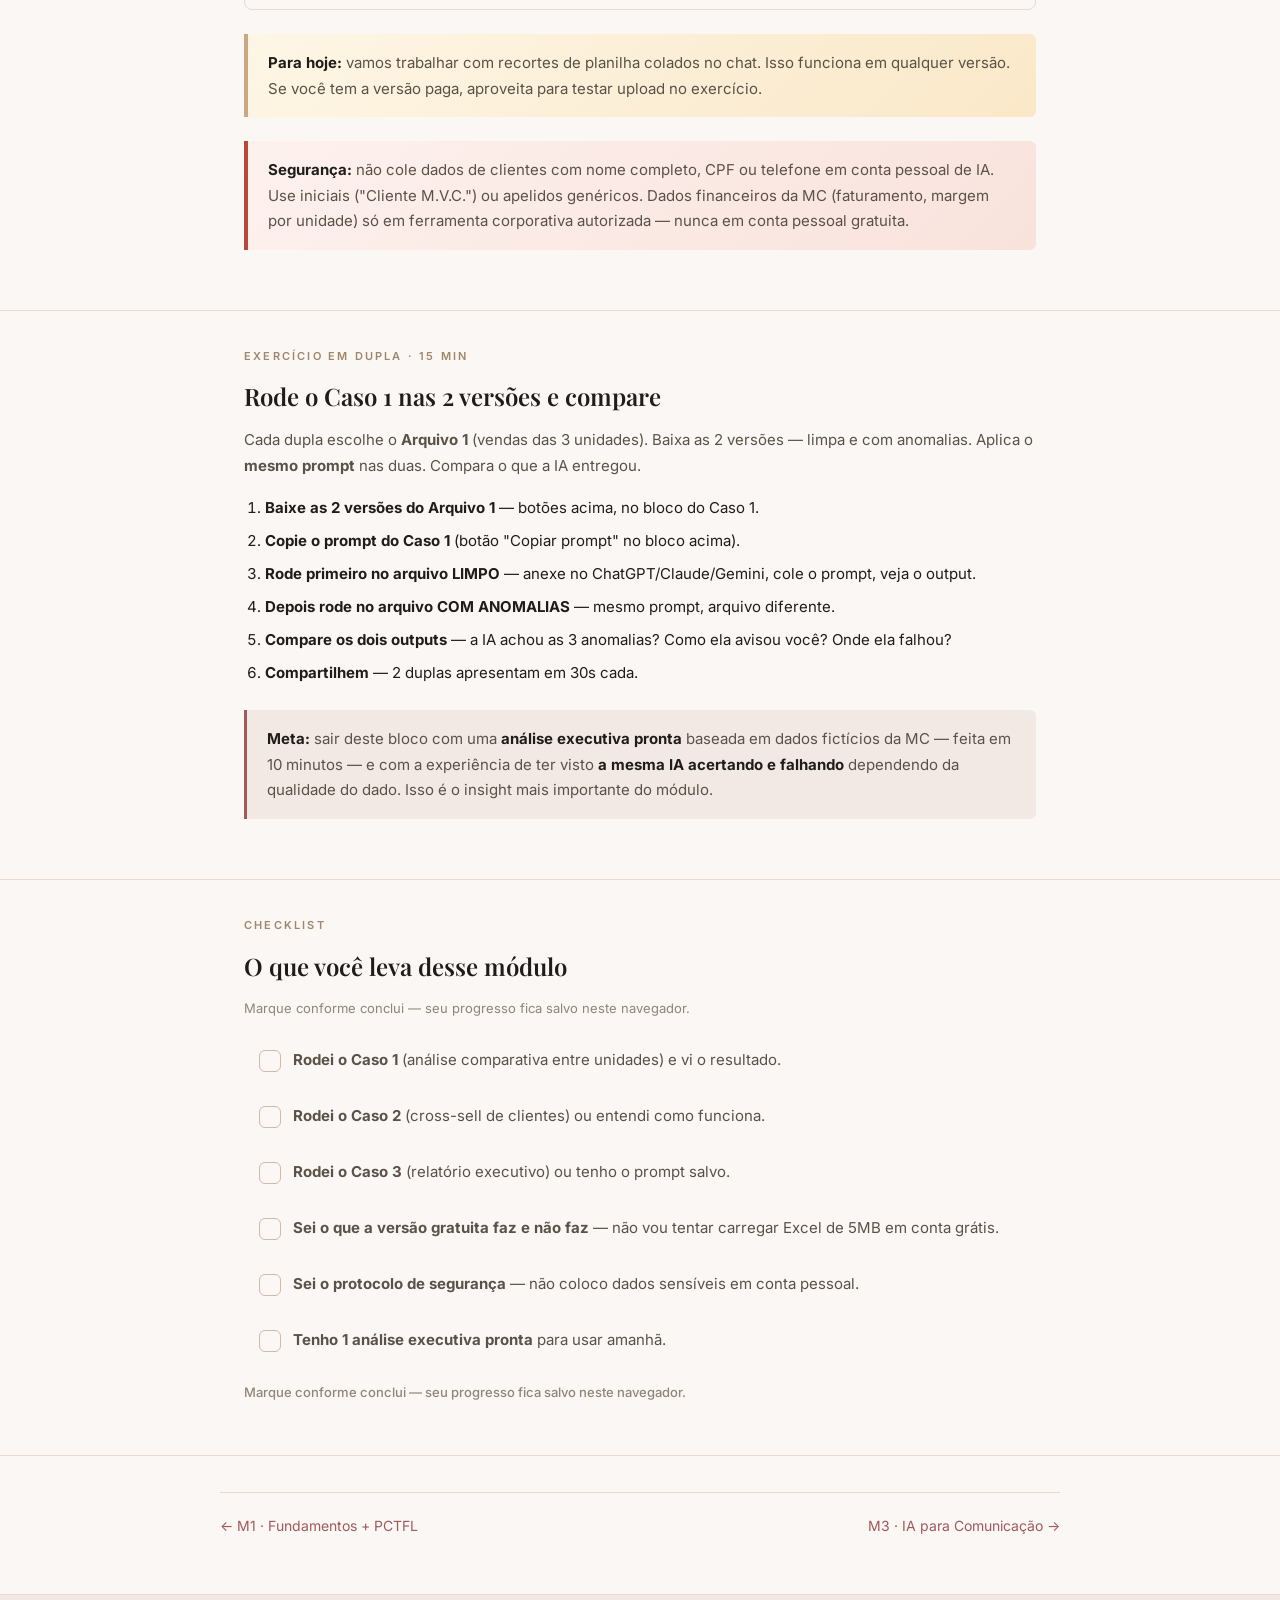
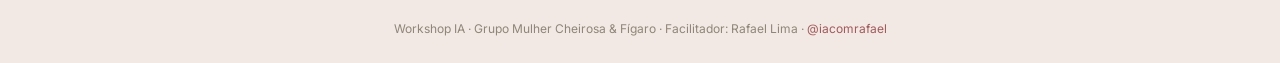
<file: m2/index.html>
<!DOCTYPE html>
<html lang="pt-BR">
<head>
  <meta charset="UTF-8">
  <meta name="viewport" content="width=device-width, initial-scale=1.0">
  <title>M2 · IA para Gestão — Workshop IA · MC & Fígaro</title>
  <link rel="preconnect" href="https://fonts.googleapis.com">
  <link rel="preconnect" href="https://fonts.gstatic.com" crossorigin>
  <link href="https://fonts.googleapis.com/css2?family=Playfair+Display:wght@400;600;700&family=Inter:wght@400;500;600&display=swap" rel="stylesheet">
  <link rel="stylesheet" href="../assets/style.css">
  <style>
    .case-list { display: flex; flex-direction: column; gap: 20px; margin: 24px 0; }
    .case-card {
      background: var(--bg-card);
      border: 1px solid var(--border);
      border-radius: 8px;
      padding: 24px;
      position: relative;
    }
    .case-card::after {
      content: '';
      position: absolute;
      top: 0; left: 0; right: 0;
      height: 3px;
      background: var(--accent);
      border-radius: 8px 8px 0 0;
    }
    .case-num {
      display: inline-block;
      width: 32px;
      height: 32px;
      border-radius: 6px;
      background: var(--accent);
      color: #fff;
      text-align: center;
      line-height: 32px;
      font-family: var(--serif);
      font-weight: 700;
      font-size: 15px;
      margin-right: 10px;
    }
    .case-card h3 {
      display: flex;
      align-items: center;
      margin-bottom: 8px;
      font-size: 18px;
    }
    .case-card .case-desc {
      font-size: 14.5px;
      color: var(--ink-soft);
      margin-bottom: 16px;
      line-height: 1.6;
    }
    .case-card .prompt-box {
      background: var(--bg-warm);
      padding: 14px 16px;
      border-radius: 6px;
      font-family: var(--mono);
      font-size: 12.5px;
      color: var(--ink);
      white-space: pre-wrap;
      line-height: 1.6;
      border-left: 3px solid var(--accent-warm);
    }
    .case-card .outcome {
      font-size: 13px;
      color: var(--ink-soft);
      margin-top: 14px;
      padding-top: 12px;
      border-top: 1px dashed var(--border);
    }
    .case-card .outcome strong { color: var(--ink); }

    .tools-table td { font-size: 13px; }
    .tag {
      display: inline-block;
      font-size: 11px;
      font-weight: 600;
      padding: 3px 8px;
      border-radius: 4px;
      letter-spacing: .04em;
    }
    .tag.free { background: #e8f5e9; color: #1b5e20; border: 1px solid #c8e6c9; }
    .tag.paid { background: var(--bg-warm); color: var(--accent-dark); border: 1px solid var(--border-strong); }
  </style>
</head>
<body>

  <header class="topbar">
    <div class="topbar-inner">
      <a href="../index.html" class="topbar-logo">Workshop IA · MC & Fígaro</a>
      <nav class="topbar-nav">
        <a href="../index.html">Início</a>
        <a href="../banco-de-prompts/index.html">Banco de Prompts</a>
        <a href="../artefatos/index.html">Artefatos</a>
      </nav>
    </div>
  </header>

  <div class="module-header site-container">
    <p class="eyebrow">M2 · Núcleo do Workshop</p>
    <h1>IA para Gestão</h1>
    <div class="module-header-meta">
      <span>35 min</span>
      <span>·</span>
      <span>Onde 86% do grupo dedica mais tempo hoje</span>
    </div>
  </div>

  <section class="section content-section reveal">
    <div class="site-container">
      <p class="eyebrow">Por que gestão é o núcleo</p>
      <h2>Onde o tempo do grupo está indo hoje</h2>
      <p style="font-size:15px; color:var(--ink-soft); margin:0 0 16px">
        Na sondagem MC, <strong>3 em 7 pessoas</strong> apontaram que "analisar
        relatórios de vendas" é o que mais consome tempo. Outras <strong>3 em 7</strong>
        apontaram "cruzar planilhas de clientes/serviços". Somando:
        86% do grupo aponta o mesmo tipo de trabalho como prioridade.
      </p>
      <p style="font-size:15px; color:var(--ink-soft); margin:0 0 16px">
        E a expectativa top do grupo (4 em 7 votos) foi:
        <strong>"reduzir tempo em tarefas repetitivas"</strong>. Este bloco existe
        exatamente para isso.
      </p>

      <div class="callout">
        <p><strong>O que você vai levar deste bloco:</strong> capacidade de sentar
        na frente de uma planilha e, em 5 minutos, extrair insight que hoje leva
        1 hora. Não é mágica — é método.</p>
      </div>
    </div>
  </section>

  <section class="section content-section reveal">
    <div class="site-container">
      <p class="eyebrow">Pra praticar do seu jeito</p>
      <h2>3 pares de arquivos MC pra você rodar na sua IA</h2>
      <p style="font-size:15px; color:var(--ink-soft); margin:0 0 16px">
        Cada caso deste bloco vem com <strong>2 versões do mesmo arquivo</strong> — uma
        <strong>limpa</strong> e uma <strong>com anomalias plantadas</strong> (valor
        negativo, data impossível, valor 10× acima do esperado, etc.). Você roda o
        <strong>mesmo prompt</strong> nas duas e compara o output.
      </p>

      <div class="arquivos-como-usar">
        <strong>Por que 2 versões?</strong>
        <ol>
          <li>Ver como a IA analisa dado "bom" — que padrões ela identifica</li>
          <li>Ver se ela detecta os erros na versão suja — e principalmente <strong>como</strong> ela alerta você (ou não)</li>
          <li>Reforçar a regra de ouro: <strong>IA é copiloto, revisão humana continua sendo sua</strong></li>
        </ol>
      </div>

      <div class="callout warning">
        <p><strong>Como rodar:</strong> abra ChatGPT, Claude ou Gemini (versão paga aceita
        upload direto de .xlsx — a gratuita pode pedir pra colar recorte). Anexe o arquivo,
        cole o prompt, veja o output. Depois troque só o arquivo (versão B) e rode de novo.
        <strong>Prompt idêntico. Arquivo diferente. Compare.</strong></p>
      </div>
    </div>
  </section>

  <section class="section content-section reveal">
    <div class="site-container">
      <p class="eyebrow">Caso 1 · Análise de vendas</p>
      <h2>Comparar desempenho das 3 unidades</h2>
      <p style="font-size:15px; color:var(--ink-soft); margin:0 0 16px">
        Você tem os números de Maison, RioMar FOR e RioMar Recife de junho. Vai
        apresentar para a Lilianne amanhã. Sem IA, isso leva 1h de análise + 30min
        de escrita. Com IA + PCTFL, 10 minutos.
      </p>

      <div class="arquivos-grid">
        <div class="arquivo-card">
          <p class="arquivo-num">Arquivo 1 · 2 versões · Excel</p>
          <h4>Vendas das 3 unidades — Junho/2026</h4>
          <p class="arquivo-desc">185 vendas de jun/26 nas 3 unidades. 3 abas: Vendas detalhadas · Resumo por Unidade · Mix de Serviços. Aba extra com o prompt PCTFL pronto.</p>
          <div class="arquivo-tags">
            <span>3 abas + prompt</span>
            <span>Anonimizado</span>
          </div>
          <div class="arquivo-btns">
            <a href="exemplos/01a-vendas-3-unidades-jun26-limpo.xlsx" download class="arquivo-btn primary">↓ Versão limpa</a>
            <a href="exemplos/01b-vendas-3-unidades-jun26-com-anomalias.xlsx" download class="arquivo-btn ghost">↓ Com anomalias</a>
          </div>
        </div>
      </div>

      <div class="prompt-unico">
        <div class="prompt-unico-head">
          <h4>Prompt PCTFL — rode nas 2 versões</h4>
          <span class="prompt-unico-tag">Mesmo prompt · Arquivos diferentes</span>
        </div>
        <div class="prompt-unico-body" id="prompt-caso1">Papel: Você é um consultor sênior de operações de rede de serviços premium, com experiência em clínicas de beleza multiunidade.

Contexto: Trabalho no Grupo Mulher Cheirosa &amp; Fígaro. Temos 3 unidades: Maison Aldeota (Fortaleza, rua, tradicional desde 1987, clientela fiel, ticket mais alto), RioMar Papicu (Fortaleza, shopping, volume alto e ticket médio), e RioMar Recife (unidade mais nova em Pernambuco, em crescimento). Cada uma tem perfil de cliente diferente. Estou preparando reunião mensal com a Lilianne Veloso (diretora). Preciso apresentar o resultado de junho/2026 de forma estruturada.

Tarefa: Com base nos dados do arquivo anexado (abas Vendas, Resumo por Unidade e Mix de Serviços):

1. RELATÓRIO EXECUTIVO — 1 página, 3 blocos:
   a) Resumo do mês (2-3 linhas)
   b) Tabela comparativa das 3 unidades: faturamento, ticket médio, volume, top 3 serviços
   c) Ranking por dimensão (fatur., ticket médio, volume) — quem lidera cada uma

2. ANÁLISE E HIPÓTESES:
   - 3 padrões que você identificou olhando o mix de serviços × unidade
   - 1 hipótese sobre por que uma unidade performa diferente da outra (considerando os perfis: rua × shopping × cidade nova)
   - Anomalias ou dados suspeitos que você encontrou — descreva cada um com a linha exata e por que parece anômalo

3. GRÁFICOS (se sua ferramenta suportar):
   - Barras: faturamento por unidade
   - Barras horizontais: top 5 serviços do mês (volume total)
   - Pizza: distribuição de faturamento entre as 3 unidades

4. RECOMENDAÇÕES ACIONÁVEIS:
   - 2 ações concretas para a unidade de pior desempenho relativo (com responsável sugerido e prazo)
   - 1 oportunidade de cross-sell entre serviços (que serviço puxa qual)

Formato: use tabelas markdown. Cabeçalhos em negrito. Números em R$ com 2 casas. Datas dd/mm/aaaa.

Limitações:
- Não invente números que não estão nos dados
- Se encontrar dados que parecem erro (valor negativo, data impossível, valor muito acima da média, unidade escrita de forma inconsistente), NÃO tente corrigir sozinho — LISTE como "pontos de atenção" e me pergunte antes
- Não trate Maison como se fosse igual às RioMar — perfis são muito diferentes (rua vs shopping, público tradicional vs passagem)
- Considere que Maison é a base fiel da marca desde 1987</div>
        <div class="prompt-unico-actions">
          <button class="prompt-unico-btn" data-copy="prompt-caso1">Copiar prompt</button>
          <span style="font-size:12.5px; color:var(--ink-muted); align-self:center">Rode no arquivo LIMPO primeiro. Depois no COM ANOMALIAS. Compare os outputs.</span>
        </div>
      </div>

      <p style="font-size:13.5px; color:var(--ink-muted); margin:16px 0 0; padding:12px 16px; background:var(--bg-warm); border-left:3px solid var(--accent-warm); border-radius:4px">
        <strong style="color:var(--ink)">O que sai:</strong> análise estruturada em formato de reunião, com hipóteses explicadas e ações prontas para virar tarefa. Na versão com anomalias, você deve ver a IA listar 2 ou 3 pontos de atenção nos dados <em>antes</em> de fechar a análise. Se ela não listar, refine o prompt.
      </p>
    </div>
  </section>

  <section class="section content-section reveal">
    <div class="site-container">
      <p class="eyebrow">Caso 2 · Cross-sell de clientes</p>
      <h2>Cruzar clientes × serviços para achar oportunidade</h2>
      <p style="font-size:15px; color:var(--ink-soft); margin:0 0 16px">
        Toda cliente que faz Banho de Lua é potencial cliente de Spa da Noiva ou
        Cronograma Capilar. Mas você não tem tempo de olhar cliente por cliente.
        A IA olha por você — se você pedir direito.
      </p>

      <div class="arquivos-grid">
        <div class="arquivo-card">
          <p class="arquivo-num">Arquivo 2 · 2 versões · Excel</p>
          <h4>Base de clientes MC — 2º trim/2026</h4>
          <p class="arquivo-desc">100 clientes fictícios (iniciais anonimizadas) com idade, serviços realizados, visitas, ticket total e unidade preferencial. 3 abas: Clientes · Só Banho de Lua (target primário) · Resumo.</p>
          <div class="arquivo-tags">
            <span>3 abas + prompt</span>
            <span>Iniciais anonimizadas</span>
          </div>
          <div class="arquivo-btns">
            <a href="exemplos/02a-base-clientes-cross-sell-limpo.xlsx" download class="arquivo-btn primary">↓ Versão limpa</a>
            <a href="exemplos/02b-base-clientes-cross-sell-com-anomalias.xlsx" download class="arquivo-btn ghost">↓ Com anomalias</a>
          </div>
        </div>
      </div>

      <div class="prompt-unico">
        <div class="prompt-unico-head">
          <h4>Prompt PCTFL — rode nas 2 versões</h4>
          <span class="prompt-unico-tag">Mesmo prompt · Arquivos diferentes</span>
        </div>
        <div class="prompt-unico-body" id="prompt-caso2">Papel: Você é um analista de CRM sênior especializado em clínicas de beleza premium, com foco em ativação de base e cross-sell.

Contexto: Trabalho no Grupo Mulher Cheirosa &amp; Fígaro. Marca de 35 anos, público feminino 30-60 anos, sofisticado e acolhedor. Nosso portfólio principal: Banho de Lua, Spa da Noiva, Cronograma Capilar, Micropigmentação, Massagem Modeladora, Design Sobrancelha + Henna, Depilação, Manicure/Pedicure Premium, Escova Premium, Terapia Capilar. Temos uma base de clientes do 2º trimestre e queremos identificar oportunidades de cross-sell — em especial, clientes que fizeram só Banho de Lua e podem ser abordadas para Spa da Noiva ou Cronograma Capilar.

Tarefa: Com base nos dados do arquivo anexado (abas Clientes, Só Banho de Lua, Resumo):

1. RELATÓRIO ESTRUTURADO em 4 blocos:

   BLOCO 1 · Retrato da base
   - Total de clientes, ticket médio, faturamento total do trimestre
   - Distribuição por perfil (só Banho de Lua, cross-sell parcial, pacote noiva, recorrentes, VIP, novas)

   BLOCO 2 · Análise do target primário (só Banho de Lua)
   - Perfil médio: idade, faixa de ticket, frequência
   - Qual característica indica maior propensão a Spa da Noiva
   - Qual característica indica maior propensão a Cronograma Capilar
   - Qual característica indica maior propensão a Massagem Modeladora

   BLOCO 3 · 3 mensagens personalizadas (WhatsApp — tom MC: sofisticado, acolhedor, feminino, no primeiro nome fictício)
   - Mensagem 1: cliente jovem só Banho de Lua → convidar para Spa da Noiva
   - Mensagem 2: cliente 40+ só Banho de Lua → convidar para Cronograma Capilar
   - Mensagem 3: cliente com &gt;2 visitas de Banho de Lua → convidar para Massagem Modeladora

   BLOCO 4 · Recomendação prática
   - Qual segmento tem melhor custo/benefício para começar a abordagem
   - 2 linhas justificando

2. GRÁFICOS (se sua ferramenta suportar):
   - Distribuição etária das clientes de Banho de Lua
   - Ticket médio por perfil
   - Pizza: distribuição de clientes por unidade preferencial

3. PONTOS DE ATENÇÃO:
   - Liste qualquer registro que pareça erro ou dado inconsistente (idade impossível, data futura, valor negativo, cliente duplicada). Descreva a linha e o motivo.

Formato: tabelas markdown, mensagens completas entre aspas, cabeçalhos em negrito.

Limitações:
- Use APENAS dados do arquivo. Não invente perfis nem comportamentos
- Não use nome completo — só iniciais como está no arquivo
- Se encontrar erro, NÃO corrija — LISTE em "pontos de atenção"
- Mensagens no tom MC: sofisticado, acolhedor, feminino, sem gírias, sem emoji</div>
        <div class="prompt-unico-actions">
          <button class="prompt-unico-btn" data-copy="prompt-caso2">Copiar prompt</button>
          <span style="font-size:12.5px; color:var(--ink-muted); align-self:center">Rode no arquivo LIMPO primeiro. Depois no COM ANOMALIAS. Compare.</span>
        </div>
      </div>

      <p style="font-size:13.5px; color:var(--ink-muted); margin:16px 0 0; padding:12px 16px; background:var(--bg-warm); border-left:3px solid var(--accent-warm); border-radius:4px">
        <strong style="color:var(--ink)">O que sai:</strong> lista curta de clientes com potencial de recompra + 3 mensagens de WhatsApp prontas pra o time de atendimento disparar. Na versão com anomalias, a IA deve flaggar cadastros suspeitos (idade impossível, ticket negativo, cliente duplicada) antes de fazer o cross-sell.
      </p>
    </div>
  </section>

  <section class="section content-section reveal">
    <div class="site-container">
      <p class="eyebrow">Caso 3 · Relatório executivo</p>
      <h2>De dados brutos para reunião com a diretoria</h2>
      <p style="font-size:15px; color:var(--ink-soft); margin:0 0 16px">
        Reunião amanhã de manhã com a Lilianne. Você tem números soltos, situações
        pontuais e algumas preocupações. Precisa transformar isso em 1 página que
        alguém que tem 5 minutos consegue ler.
      </p>

      <div class="arquivos-grid">
        <div class="arquivo-card">
          <p class="arquivo-num">Arquivo 3 · 2 versões · Excel</p>
          <h4>Dados executivo MC — Junho/2026</h4>
          <p class="arquivo-desc">Aba "Métricas por Unidade" (mai vs jun das 3 unidades) + aba "Situações do Mês" com 16 anotações qualitativas do jeito que chegam na mesa da coordenadora (elogios, reclamações, operacional, conquistas, alertas).</p>
          <div class="arquivo-tags">
            <span>2 abas + prompt</span>
            <span>Quant + qual</span>
          </div>
          <div class="arquivo-btns">
            <a href="exemplos/03a-dados-executivo-jun26-limpo.xlsx" download class="arquivo-btn primary">↓ Versão limpa</a>
            <a href="exemplos/03b-dados-executivo-jun26-com-anomalias.xlsx" download class="arquivo-btn ghost">↓ Com anomalias</a>
          </div>
        </div>
      </div>

      <div class="prompt-unico">
        <div class="prompt-unico-head">
          <h4>Prompt PCTFL — rode nas 2 versões</h4>
          <span class="prompt-unico-tag">Mesmo prompt · Arquivos diferentes</span>
        </div>
        <div class="prompt-unico-body" id="prompt-caso3">Papel: Você é um analista de gestão sênior que escreve relatórios executivos para diretoria de PMEs premium de serviços.

Contexto: Sou coordenadora do Grupo Mulher Cheirosa &amp; Fígaro. Preciso apresentar o resultado de junho/2026 para Lilianne Veloso (diretora) em uma reunião rápida amanhã (5 minutos). Tenho dois tipos de dado: métricas quantitativas das 3 unidades (aba 'Métricas por Unidade') e anotações qualitativas do mês (aba 'Situações do Mês' — elogios, reclamações, conquistas, questões operacionais).

Tarefa: Com base nas duas abas do arquivo anexado, estruture um RELATÓRIO EXECUTIVO DE 1 PÁGINA. Foque no que a diretoria precisa saber para decidir, não em detalhe operacional.

Estrutura obrigatória:

1. TÍTULO + PERÍODO
   Ex: "Relatório Executivo — Junho/2026 — Grupo MC &amp; Fígaro"

2. RESUMO EXECUTIVO (3 linhas)
   O que aconteceu · Resultado (variação vs maio) · O que está em risco/atenção

3. TABELA DAS 5 MÉTRICAS PRINCIPAIS COM VARIAÇÃO % vs MAIO
   Faturamento total (soma das 3 unidades) · Ticket médio ponderado · Volume total · NPS médio · No-show médio

4. DESTAQUES POR UNIDADE (1 linha cada)
   Maison Aldeota · RioMar Papicu · RioMar Recife
   Cada linha: variação vs maio + 1 fato relevante extraído das situações do mês

5. PONTOS DE ATENÇÃO (máximo 3, os mais críticos)
   Extraia da aba "Situações do Mês" — o que exige decisão ou olhar da diretoria

6. CONQUISTAS DO MÊS (máximo 3)

7. RECOMENDAÇÃO / PRÓXIMOS PASSOS
   1-2 sugestões acionáveis com responsável e prazo

8. GRÁFICOS (se sua ferramenta suportar):
   - Barras: faturamento por unidade (mai vs jun)
   - Linha: NPS por unidade (mai vs jun)
   - Barras horizontais: distribuição das situações do mês por categoria

9. PONTOS DE ATENÇÃO SOBRE OS DADOS (não confundir com item 5)
   Se você encontrar algum registro que parece erro (valor absurdamente alto, data impossível, unidade que não existe, situação duplicada), LISTE aqui separado. Não corrija sozinho — descreva e peça confirmação.

Tom: direto, sem rodeios. Quem lê tem 5 minutos.

Limitações:
- Use APENAS os dados fornecidos
- Se faltar dado essencial para uma conclusão, DIGA "dado ausente" — não invente
- Não invente comparações históricas anteriores a maio/2026
- Preserve iniciais e nomes exatos como estão nas anotações</div>
        <div class="prompt-unico-actions">
          <button class="prompt-unico-btn" data-copy="prompt-caso3">Copiar prompt</button>
          <span style="font-size:12.5px; color:var(--ink-muted); align-self:center">Rode no arquivo LIMPO primeiro. Depois no COM ANOMALIAS. Compare.</span>
        </div>
      </div>

      <p style="font-size:13.5px; color:var(--ink-muted); margin:16px 0 0; padding:12px 16px; background:var(--bg-warm); border-left:3px solid var(--accent-warm); border-radius:4px">
        <strong style="color:var(--ink)">O que sai:</strong> relatório de 1 página que a Lilianne consegue ler no elevador. Você chega preparada, não apagando incêndio. Na versão com anomalias, a IA deve separar "atenção operacional" (o que exige decisão) de "atenção de dado" (o que parece erro no cadastro).
      </p>
    </div>
  </section>

  <section class="section content-section reveal">
    <div class="site-container">
      <p class="eyebrow">Antes de sair correndo</p>
      <h2>Limitações que você precisa saber</h2>
      <p style="font-size:15px; color:var(--ink-soft); margin:0 0 16px">
        Ferramenta gratuita tem limite. Aqui está o que cada versão faz:
      </p>

      <div class="table-wrap">
        <table class="tools-table">
          <thead>
            <tr>
              <th>Recurso</th>
              <th>ChatGPT Gratuito</th>
              <th>ChatGPT Pago / Claude Pro</th>
            </tr>
          </thead>
          <tbody>
            <tr>
              <td>Colar recorte de dados no chat</td>
              <td><span class="tag free">Funciona</span></td>
              <td><span class="tag paid">Funciona</span></td>
            </tr>
            <tr>
              <td>Upload de Excel completo</td>
              <td>Limitado (só web, versão nova)</td>
              <td><span class="tag paid">Funciona bem</span></td>
            </tr>
            <tr>
              <td>Analisar planilha grande (>1000 linhas)</td>
              <td>Não recomendado</td>
              <td><span class="tag paid">Funciona</span></td>
            </tr>
            <tr>
              <td>Criar assistente personalizado (MC padrão)</td>
              <td>Não</td>
              <td><span class="tag paid">Sim (MyGPTs, Claude Projects, Gems)</span></td>
            </tr>
            <tr>
              <td>Salvar contexto entre conversas</td>
              <td>Parcial</td>
              <td><span class="tag paid">Completo</span></td>
            </tr>
          </tbody>
        </table>
      </div>

      <div class="callout warning">
        <p><strong>Para hoje:</strong> vamos trabalhar com recortes de planilha colados no chat. Isso funciona em qualquer versão. Se você tem a versão paga, aproveita para testar upload no exercício.</p>
      </div>

      <div class="callout danger">
        <p><strong>Segurança:</strong> não cole dados de clientes com nome completo, CPF ou telefone em conta pessoal de IA. Use iniciais ("Cliente M.V.C.") ou apelidos genéricos. Dados financeiros da MC (faturamento, margem por unidade) só em ferramenta corporativa autorizada — nunca em conta pessoal gratuita.</p>
      </div>
    </div>
  </section>

  <section class="section content-section reveal">
    <div class="site-container">
      <p class="eyebrow">Exercício em dupla · 15 min</p>
      <h2>Rode o Caso 1 nas 2 versões e compare</h2>
      <p style="font-size:15px; color:var(--ink-soft); margin:0 0 16px">
        Cada dupla escolhe o <strong>Arquivo 1</strong> (vendas das 3 unidades). Baixa
        as 2 versões — limpa e com anomalias. Aplica o <strong>mesmo prompt</strong>
        nas duas. Compara o que a IA entregou.
      </p>

      <ol style="font-size:15px; color:var(--ink); line-height:1.8">
        <li><strong>Baixe as 2 versões do Arquivo 1</strong> — botões acima, no bloco do Caso 1.</li>
        <li><strong>Copie o prompt do Caso 1</strong> (botão "Copiar prompt" no bloco acima).</li>
        <li><strong>Rode primeiro no arquivo LIMPO</strong> — anexe no ChatGPT/Claude/Gemini, cole o prompt, veja o output.</li>
        <li><strong>Depois rode no arquivo COM ANOMALIAS</strong> — mesmo prompt, arquivo diferente.</li>
        <li><strong>Compare os dois outputs</strong> — a IA achou as 3 anomalias? Como ela avisou você? Onde ela falhou?</li>
        <li><strong>Compartilhem</strong> — 2 duplas apresentam em 30s cada.</li>
      </ol>

      <div class="callout">
        <p><strong>Meta:</strong> sair deste bloco com uma <strong>análise executiva
        pronta</strong> baseada em dados fictícios da MC — feita em 10 minutos —
        e com a experiência de ter visto <strong>a mesma IA acertando e falhando</strong>
        dependendo da qualidade do dado. Isso é o insight mais importante do módulo.</p>
      </div>
    </div>
  </section>

  <section class="section content-section reveal">
    <div class="site-container">
      <p class="eyebrow">Checklist</p>
      <h2>O que você leva desse módulo</h2>
      <p style="font-size:13px; color:var(--ink-muted); margin:0 0 12px">Marque conforme conclui — seu progresso fica salvo neste navegador.</p>

      <ul class="entregavel-list">
        <li data-entregavel="m2-1"><span class="entregavel-checkbox"></span><span class="entregavel-text"><strong>Rodei o Caso 1</strong> (análise comparativa entre unidades) e vi o resultado.</span></li>
        <li data-entregavel="m2-2"><span class="entregavel-checkbox"></span><span class="entregavel-text"><strong>Rodei o Caso 2</strong> (cross-sell de clientes) ou entendi como funciona.</span></li>
        <li data-entregavel="m2-3"><span class="entregavel-checkbox"></span><span class="entregavel-text"><strong>Rodei o Caso 3</strong> (relatório executivo) ou tenho o prompt salvo.</span></li>
        <li data-entregavel="m2-4"><span class="entregavel-checkbox"></span><span class="entregavel-text"><strong>Sei o que a versão gratuita faz e não faz</strong> — não vou tentar carregar Excel de 5MB em conta grátis.</span></li>
        <li data-entregavel="m2-5"><span class="entregavel-checkbox"></span><span class="entregavel-text"><strong>Sei o protocolo de segurança</strong> — não coloco dados sensíveis em conta pessoal.</span></li>
        <li data-entregavel="m2-6"><span class="entregavel-checkbox"></span><span class="entregavel-text"><strong>Tenho 1 análise executiva pronta</strong> para usar amanhã.</span></li>
      </ul>
      <p class="entregavel-progress" style="font-size:13px; color:var(--ink-muted); margin-top:12px">Marque conforme conclui — seu progresso fica salvo neste navegador.</p>
    </div>
  </section>

  <section class="section content-section">
    <div class="site-container" style="display:flex; justify-content:space-between; padding:24px 0; border-top:1px solid var(--border)">
      <a href="../m1/index.html" style="font-size:14px; color:var(--accent)">← M1 · Fundamentos + PCTFL</a>
      <a href="../m3/index.html" style="font-size:14px; color:var(--accent)">M3 · IA para Comunicação →</a>
    </div>
  </section>

  <footer>
    <p>Workshop IA · Grupo Mulher Cheirosa & Fígaro · Facilitador: Rafael Lima · <a href="https://instagram.com/iacomrafael" target="_blank" rel="noopener">@iacomrafael</a></p>
  </footer>

  <script src="../assets/script.js"></script>
</body>
</html>
</file>
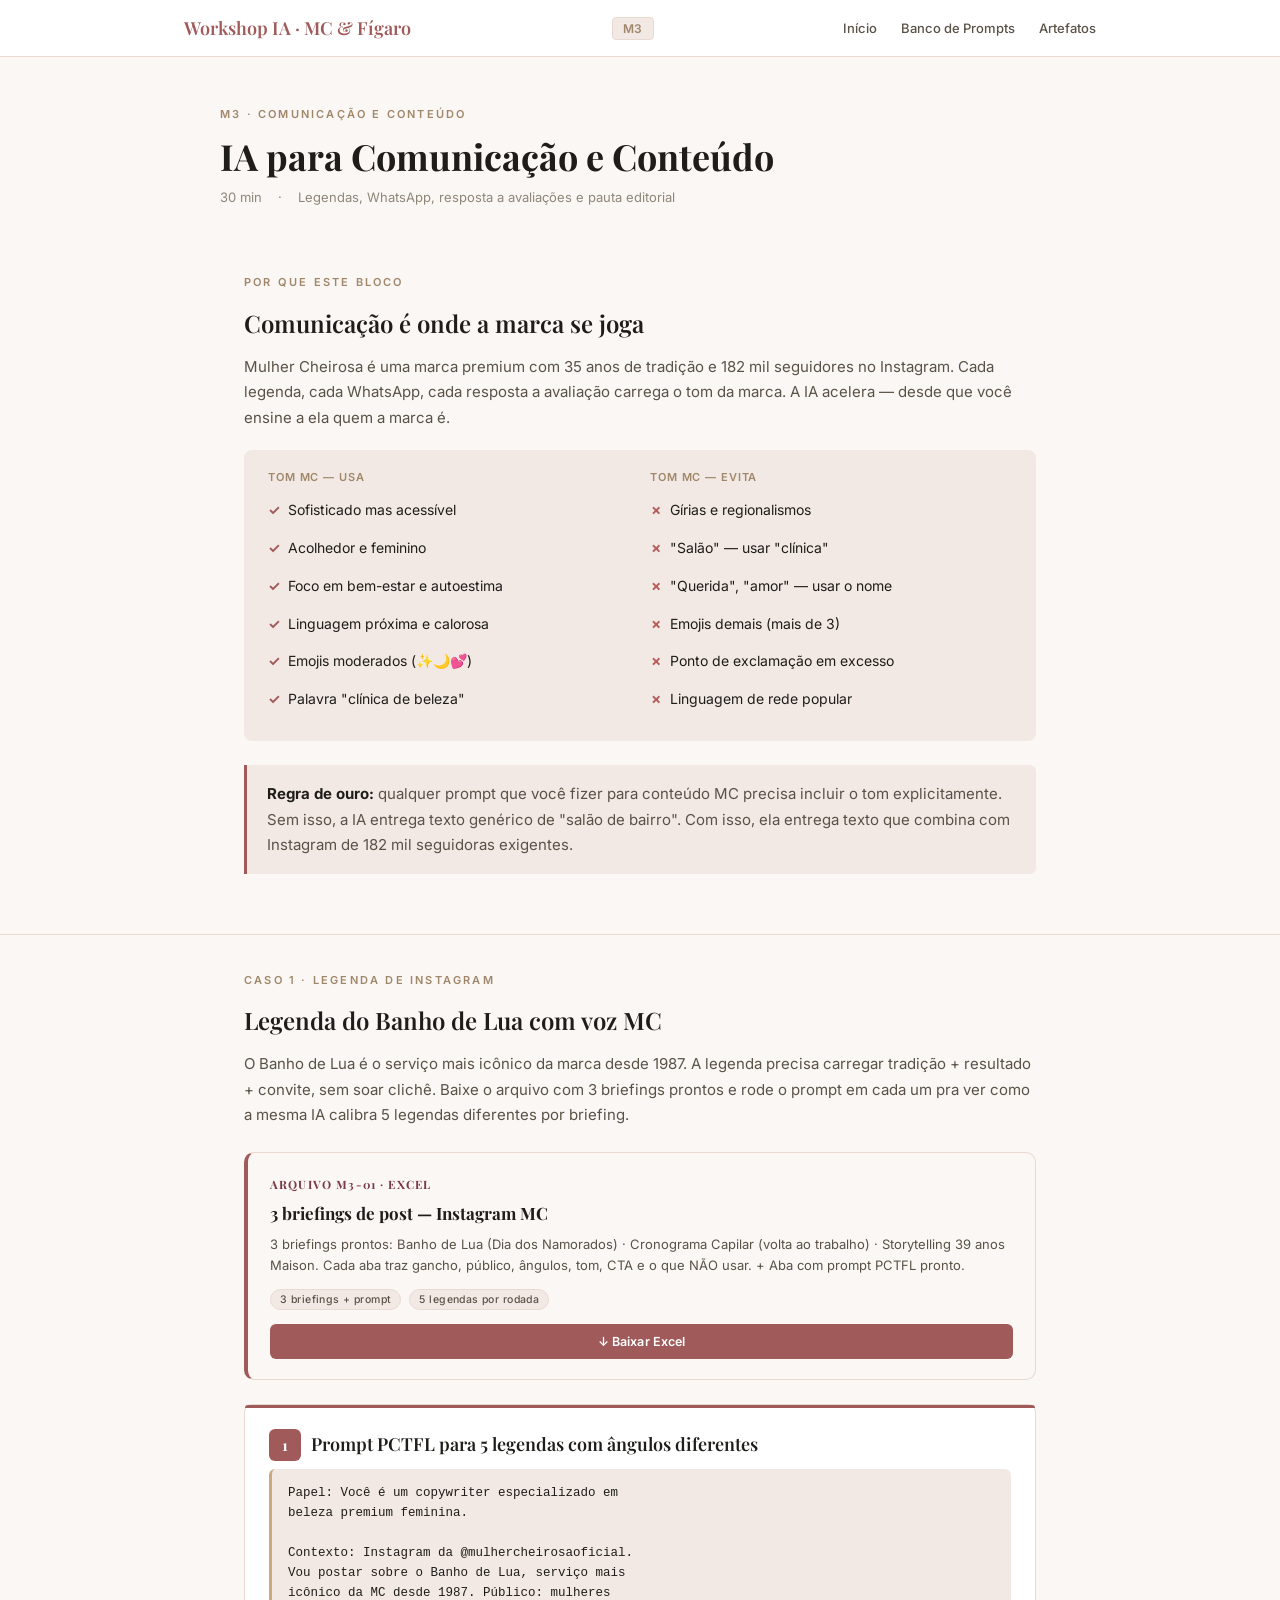
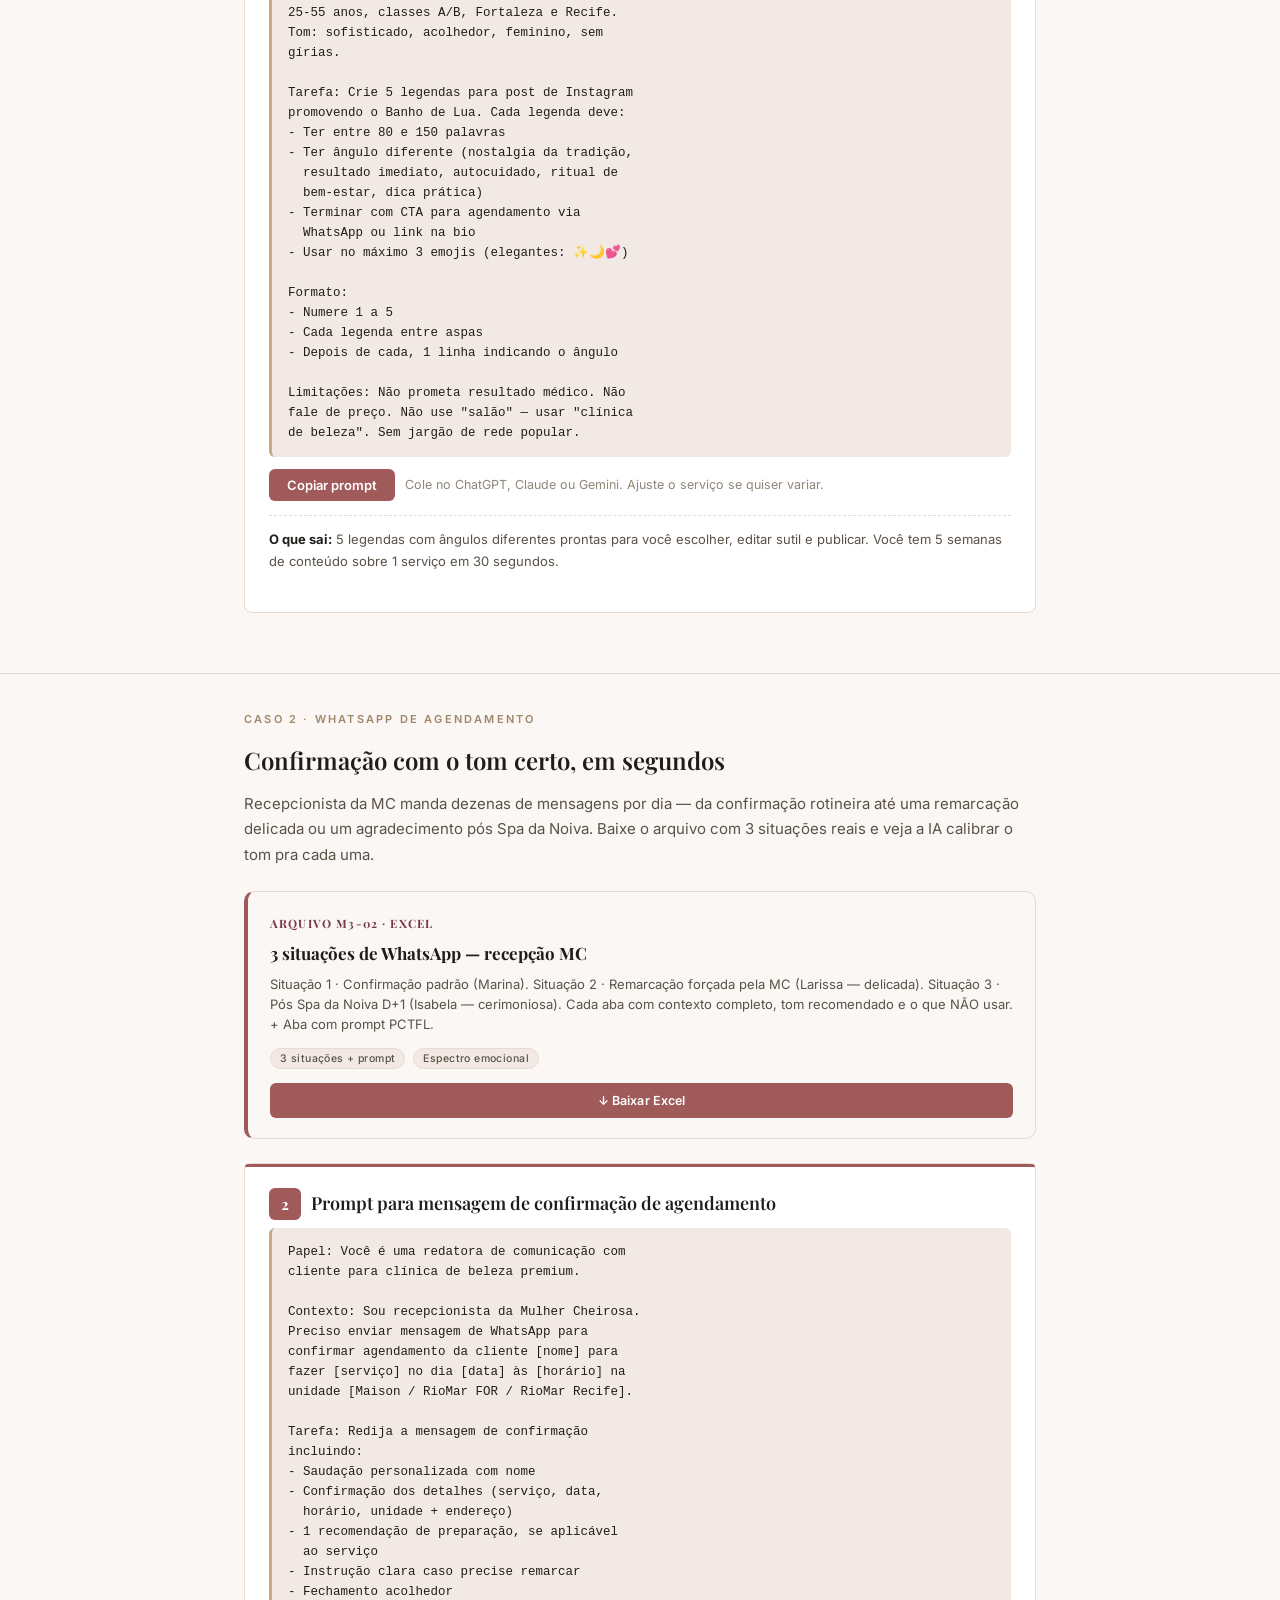
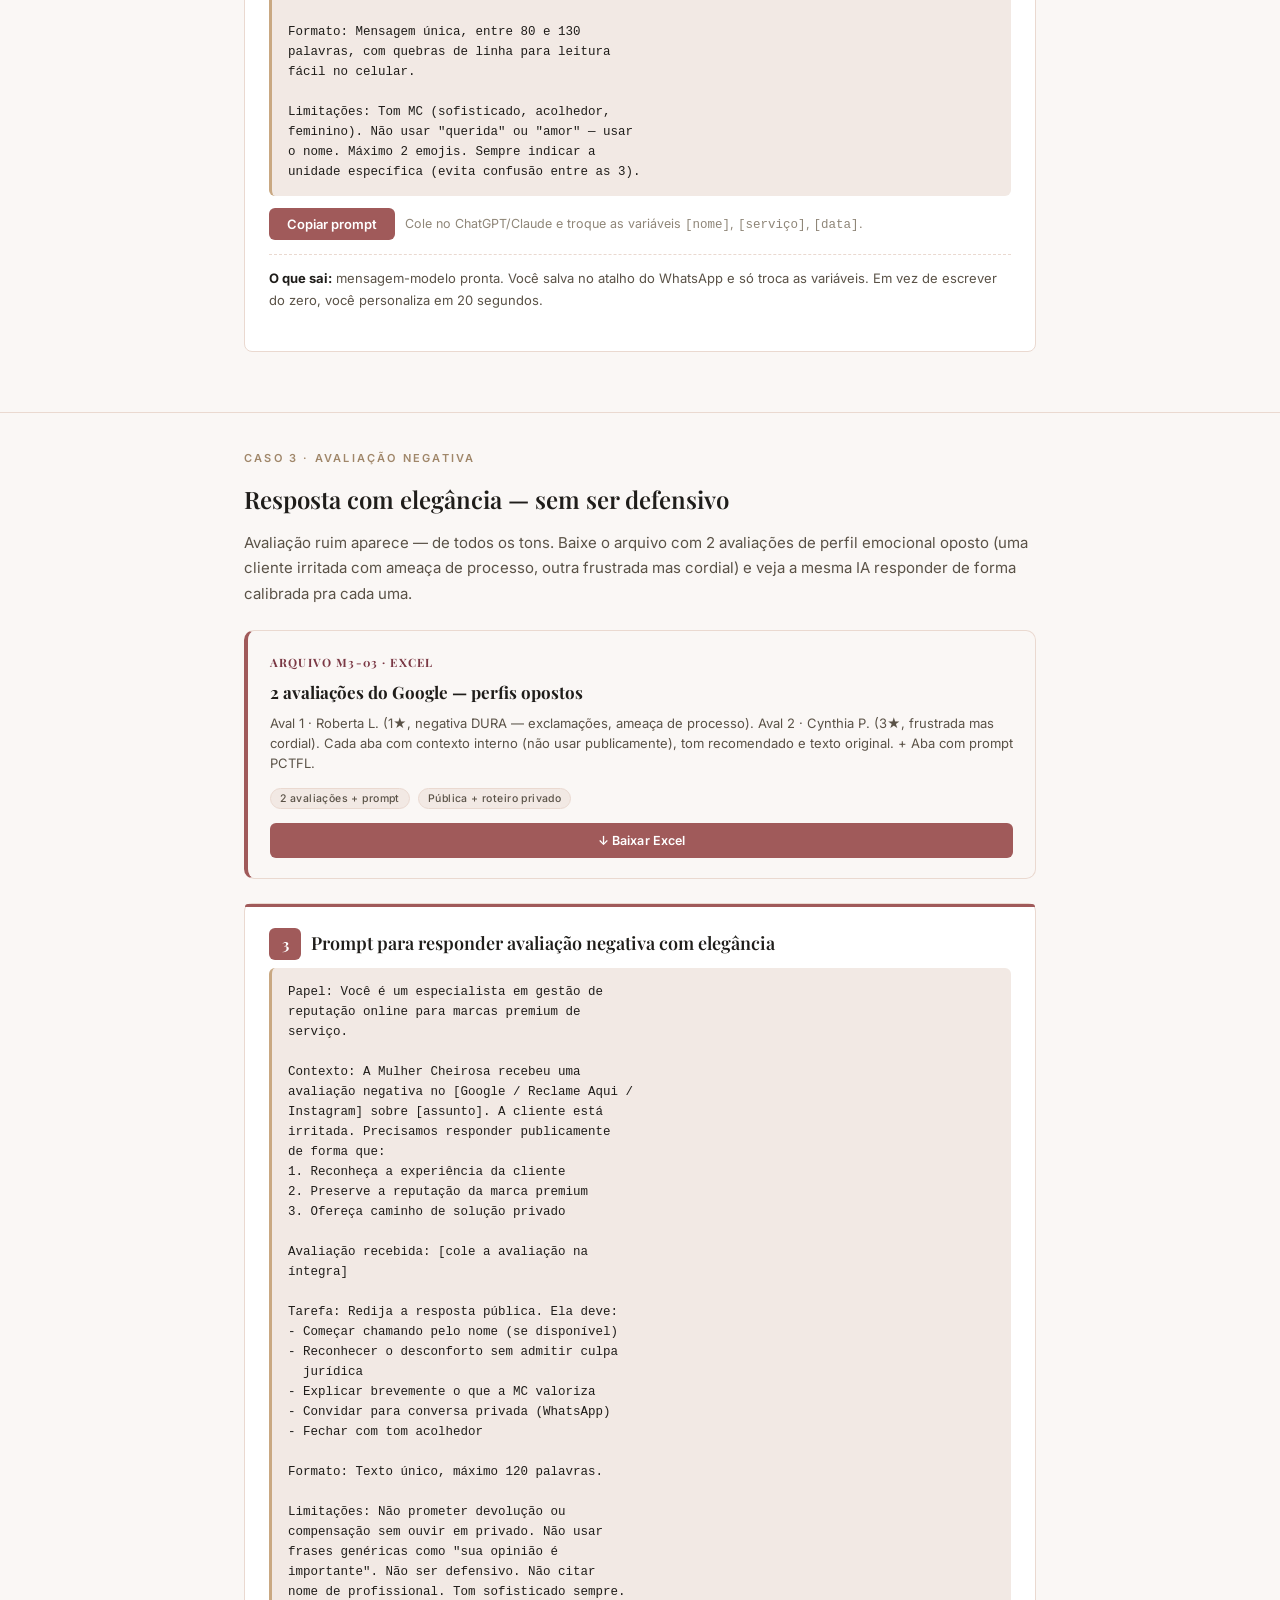
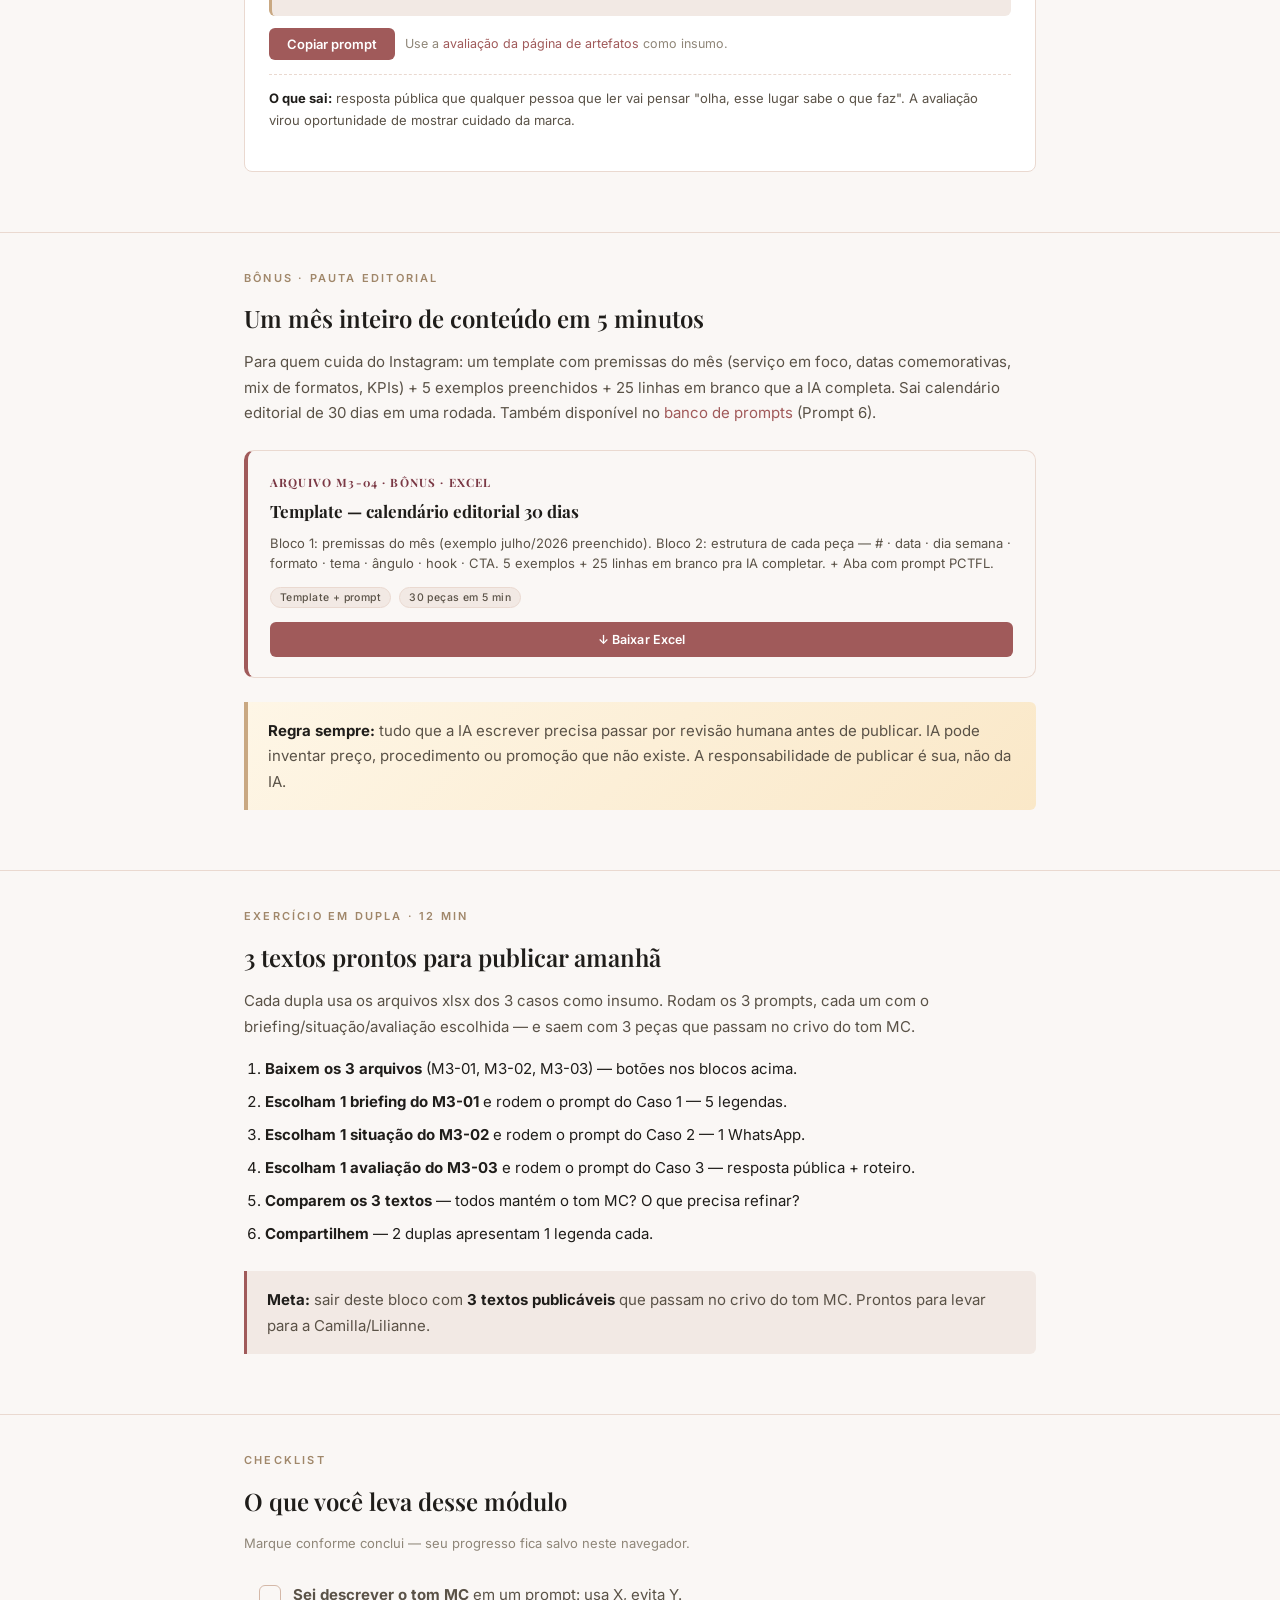
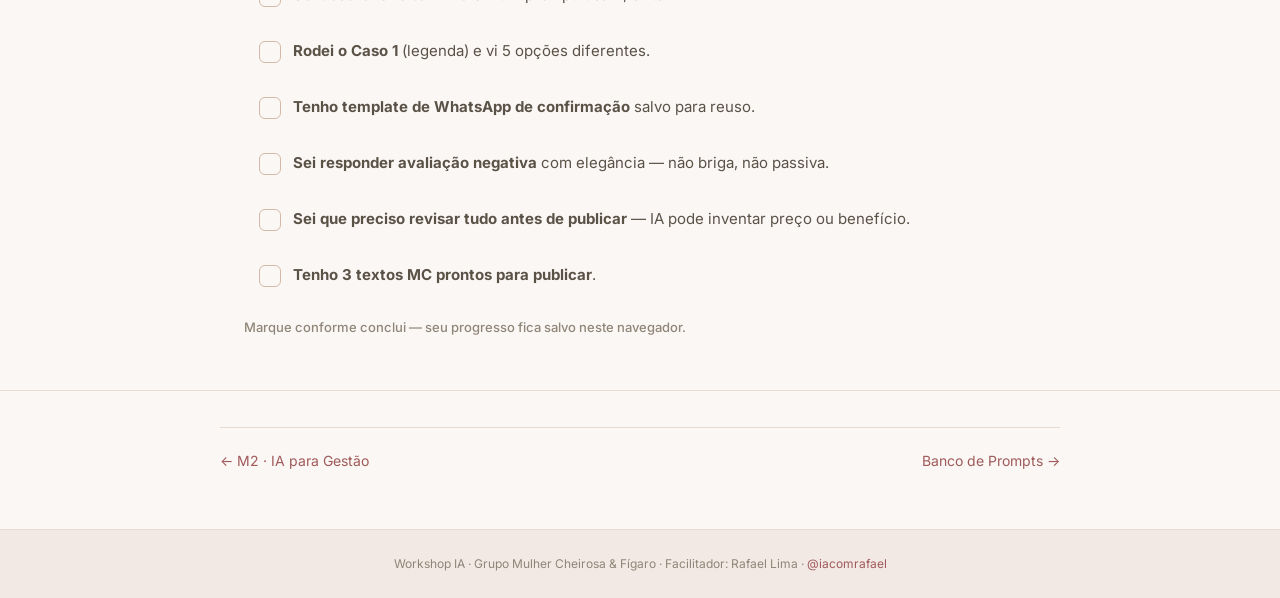
<file: m3/index.html>
<!DOCTYPE html>
<html lang="pt-BR">
<head>
  <meta charset="UTF-8">
  <meta name="viewport" content="width=device-width, initial-scale=1.0">
  <title>M3 · IA para Comunicação e Conteúdo — Workshop IA · MC & Fígaro</title>
  <link rel="preconnect" href="https://fonts.googleapis.com">
  <link rel="preconnect" href="https://fonts.gstatic.com" crossorigin>
  <link href="https://fonts.googleapis.com/css2?family=Playfair+Display:wght@400;600;700&family=Inter:wght@400;500;600&display=swap" rel="stylesheet">
  <link rel="stylesheet" href="../assets/style.css">
  <style>
    .case-list { display: flex; flex-direction: column; gap: 20px; margin: 24px 0; }
    .case-card {
      background: var(--bg-card);
      border: 1px solid var(--border);
      border-radius: 8px;
      padding: 24px;
      position: relative;
    }
    .case-card::after {
      content: '';
      position: absolute;
      top: 0; left: 0; right: 0;
      height: 3px;
      background: var(--accent);
      border-radius: 8px 8px 0 0;
    }
    .case-num {
      display: inline-block;
      width: 32px;
      height: 32px;
      border-radius: 6px;
      background: var(--accent);
      color: #fff;
      text-align: center;
      line-height: 32px;
      font-family: var(--serif);
      font-weight: 700;
      font-size: 15px;
      margin-right: 10px;
    }
    .case-card h3 {
      display: flex;
      align-items: center;
      margin-bottom: 8px;
      font-size: 18px;
    }
    .case-card .case-desc {
      font-size: 14.5px;
      color: var(--ink-soft);
      margin-bottom: 16px;
      line-height: 1.6;
    }
    .case-card .prompt-box {
      background: var(--bg-warm);
      padding: 14px 16px;
      border-radius: 6px;
      font-family: var(--mono);
      font-size: 12.5px;
      color: var(--ink);
      white-space: pre-wrap;
      line-height: 1.6;
      border-left: 3px solid var(--accent-warm);
    }
    .case-card .outcome {
      font-size: 13px;
      color: var(--ink-soft);
      margin-top: 14px;
      padding-top: 12px;
      border-top: 1px dashed var(--border);
    }
    .case-card .outcome strong { color: var(--ink); }

    /* Tom da marca box */
    .tom-box {
      background: var(--bg-warm);
      border-radius: 8px;
      padding: 20px 24px;
      margin: 20px 0;
      display: grid;
      grid-template-columns: 1fr 1fr;
      gap: 20px;
    }
    @media (max-width: 640px) { .tom-box { grid-template-columns: 1fr; } }
    .tom-col h4 {
      font-family: var(--sans);
      font-size: 11px;
      font-weight: 600;
      text-transform: uppercase;
      letter-spacing: .08em;
      color: var(--accent-warm-dark);
      margin-bottom: 10px;
    }
    .tom-col ul {
      list-style: none;
      padding: 0;
      margin: 0;
    }
    .tom-col ul li {
      font-size: 14px;
      color: var(--ink);
      padding: 4px 0;
      display: flex;
      align-items: baseline;
      gap: 8px;
    }
    .tom-col.usa li::before { content: "✓"; color: var(--accent); font-weight: 700; }
    .tom-col.evita li::before { content: "✗"; color: #b85c5c; font-weight: 700; }
  </style>
</head>
<body>

  <header class="topbar">
    <div class="topbar-inner">
      <a href="../index.html" class="topbar-logo">Workshop IA · MC & Fígaro</a>
      <nav class="topbar-nav">
        <a href="../index.html">Início</a>
        <a href="../banco-de-prompts/index.html">Banco de Prompts</a>
        <a href="../artefatos/index.html">Artefatos</a>
      </nav>
    </div>
  </header>

  <div class="module-header site-container">
    <p class="eyebrow">M3 · Comunicação e Conteúdo</p>
    <h1>IA para Comunicação e Conteúdo</h1>
    <div class="module-header-meta">
      <span>30 min</span>
      <span>·</span>
      <span>Legendas, WhatsApp, resposta a avaliações e pauta editorial</span>
    </div>
  </div>

  <section class="section content-section reveal">
    <div class="site-container">
      <p class="eyebrow">Por que este bloco</p>
      <h2>Comunicação é onde a marca se joga</h2>
      <p style="font-size:15px; color:var(--ink-soft); margin:0 0 16px">
        Mulher Cheirosa é uma marca premium com 35 anos de tradição e 182 mil
        seguidores no Instagram. Cada legenda, cada WhatsApp, cada resposta a
        avaliação carrega o tom da marca. A IA acelera — desde que você ensine
        a ela quem a marca é.
      </p>

      <div class="tom-box">
        <div class="tom-col usa">
          <h4>Tom MC — usa</h4>
          <ul>
            <li>Sofisticado mas acessível</li>
            <li>Acolhedor e feminino</li>
            <li>Foco em bem-estar e autoestima</li>
            <li>Linguagem próxima e calorosa</li>
            <li>Emojis moderados (✨🌙💕)</li>
            <li>Palavra "clínica de beleza"</li>
          </ul>
        </div>
        <div class="tom-col evita">
          <h4>Tom MC — evita</h4>
          <ul>
            <li>Gírias e regionalismos</li>
            <li>"Salão" — usar "clínica"</li>
            <li>"Querida", "amor" — usar o nome</li>
            <li>Emojis demais (mais de 3)</li>
            <li>Ponto de exclamação em excesso</li>
            <li>Linguagem de rede popular</li>
          </ul>
        </div>
      </div>

      <div class="callout">
        <p><strong>Regra de ouro:</strong> qualquer prompt que você fizer para
        conteúdo MC precisa incluir o tom explicitamente. Sem isso, a IA
        entrega texto genérico de "salão de bairro". Com isso, ela entrega texto
        que combina com Instagram de 182 mil seguidoras exigentes.</p>
      </div>
    </div>
  </section>

  <section class="section content-section reveal">
    <div class="site-container">
      <p class="eyebrow">Caso 1 · Legenda de Instagram</p>
      <h2>Legenda do Banho de Lua com voz MC</h2>
      <p style="font-size:15px; color:var(--ink-soft); margin:0 0 16px">
        O Banho de Lua é o serviço mais icônico da marca desde 1987. A legenda
        precisa carregar tradição + resultado + convite, sem soar clichê. Baixe
        o arquivo com 3 briefings prontos e rode o prompt em cada um pra ver
        como a mesma IA calibra 5 legendas diferentes por briefing.
      </p>

      <div class="arquivos-grid">
        <div class="arquivo-card">
          <p class="arquivo-num">Arquivo M3-01 · Excel</p>
          <h4>3 briefings de post — Instagram MC</h4>
          <p class="arquivo-desc">3 briefings prontos: Banho de Lua (Dia dos Namorados) · Cronograma Capilar (volta ao trabalho) · Storytelling 39 anos Maison. Cada aba traz gancho, público, ângulos, tom, CTA e o que NÃO usar. + Aba com prompt PCTFL pronto.</p>
          <div class="arquivo-tags">
            <span>3 briefings + prompt</span>
            <span>5 legendas por rodada</span>
          </div>
          <div class="arquivo-btns">
            <a href="exemplos/m3-01-briefings-instagram.xlsx" download class="arquivo-btn primary">↓ Baixar Excel</a>
          </div>
        </div>
      </div>

      <div class="case-list">
        <div class="case-card">
          <h3><span class="case-num">1</span> Prompt PCTFL para 5 legendas com ângulos diferentes</h3>
          <div class="prompt-box" id="m3-prompt-caso1">Papel: Você é um copywriter especializado em
beleza premium feminina.

Contexto: Instagram da @mulhercheirosaoficial.
Vou postar sobre o Banho de Lua, serviço mais
icônico da MC desde 1987. Público: mulheres
25-55 anos, classes A/B, Fortaleza e Recife.
Tom: sofisticado, acolhedor, feminino, sem
gírias.

Tarefa: Crie 5 legendas para post de Instagram
promovendo o Banho de Lua. Cada legenda deve:
- Ter entre 80 e 150 palavras
- Ter ângulo diferente (nostalgia da tradição,
  resultado imediato, autocuidado, ritual de
  bem-estar, dica prática)
- Terminar com CTA para agendamento via
  WhatsApp ou link na bio
- Usar no máximo 3 emojis (elegantes: ✨🌙💕)

Formato:
- Numere 1 a 5
- Cada legenda entre aspas
- Depois de cada, 1 linha indicando o ângulo

Limitações: Não prometa resultado médico. Não
fale de preço. Não use "salão" — usar "clínica
de beleza". Sem jargão de rede popular.</div>
          <div style="margin-top:12px; display:flex; gap:10px; align-items:center; flex-wrap:wrap">
            <button class="prompt-unico-btn" data-copy="m3-prompt-caso1">Copiar prompt</button>
            <span style="font-size:12.5px; color:var(--ink-muted)">Cole no ChatGPT, Claude ou Gemini. Ajuste o serviço se quiser variar.</span>
          </div>
          <p class="outcome">
            <strong>O que sai:</strong> 5 legendas com ângulos diferentes prontas
            para você escolher, editar sutil e publicar. Você tem 5 semanas de
            conteúdo sobre 1 serviço em 30 segundos.
          </p>
        </div>
      </div>
    </div>
  </section>

  <section class="section content-section reveal">
    <div class="site-container">
      <p class="eyebrow">Caso 2 · WhatsApp de agendamento</p>
      <h2>Confirmação com o tom certo, em segundos</h2>
      <p style="font-size:15px; color:var(--ink-soft); margin:0 0 16px">
        Recepcionista da MC manda dezenas de mensagens por dia — da confirmação
        rotineira até uma remarcação delicada ou um agradecimento pós Spa da
        Noiva. Baixe o arquivo com 3 situações reais e veja a IA calibrar o tom
        pra cada uma.
      </p>

      <div class="arquivos-grid">
        <div class="arquivo-card">
          <p class="arquivo-num">Arquivo M3-02 · Excel</p>
          <h4>3 situações de WhatsApp — recepção MC</h4>
          <p class="arquivo-desc">Situação 1 · Confirmação padrão (Marina). Situação 2 · Remarcação forçada pela MC (Larissa — delicada). Situação 3 · Pós Spa da Noiva D+1 (Isabela — cerimoniosa). Cada aba com contexto completo, tom recomendado e o que NÃO usar. + Aba com prompt PCTFL.</p>
          <div class="arquivo-tags">
            <span>3 situações + prompt</span>
            <span>Espectro emocional</span>
          </div>
          <div class="arquivo-btns">
            <a href="exemplos/m3-02-situacoes-whatsapp.xlsx" download class="arquivo-btn primary">↓ Baixar Excel</a>
          </div>
        </div>
      </div>

      <div class="case-list">
        <div class="case-card">
          <h3><span class="case-num">2</span> Prompt para mensagem de confirmação de agendamento</h3>
          <div class="prompt-box" id="m3-prompt-caso2">Papel: Você é uma redatora de comunicação com
cliente para clínica de beleza premium.

Contexto: Sou recepcionista da Mulher Cheirosa.
Preciso enviar mensagem de WhatsApp para
confirmar agendamento da cliente [nome] para
fazer [serviço] no dia [data] às [horário] na
unidade [Maison / RioMar FOR / RioMar Recife].

Tarefa: Redija a mensagem de confirmação
incluindo:
- Saudação personalizada com nome
- Confirmação dos detalhes (serviço, data,
  horário, unidade + endereço)
- 1 recomendação de preparação, se aplicável
  ao serviço
- Instrução clara caso precise remarcar
- Fechamento acolhedor

Formato: Mensagem única, entre 80 e 130
palavras, com quebras de linha para leitura
fácil no celular.

Limitações: Tom MC (sofisticado, acolhedor,
feminino). Não usar "querida" ou "amor" — usar
o nome. Máximo 2 emojis. Sempre indicar a
unidade específica (evita confusão entre as 3).</div>
          <div style="margin-top:12px; display:flex; gap:10px; align-items:center; flex-wrap:wrap">
            <button class="prompt-unico-btn" data-copy="m3-prompt-caso2">Copiar prompt</button>
            <span style="font-size:12.5px; color:var(--ink-muted)">Cole no ChatGPT/Claude e troque as variáveis <code>[nome]</code>, <code>[serviço]</code>, <code>[data]</code>.</span>
          </div>
          <p class="outcome">
            <strong>O que sai:</strong> mensagem-modelo pronta. Você salva no
            atalho do WhatsApp e só troca as variáveis. Em vez de escrever do
            zero, você personaliza em 20 segundos.
          </p>
        </div>
      </div>
    </div>
  </section>

  <section class="section content-section reveal">
    <div class="site-container">
      <p class="eyebrow">Caso 3 · Avaliação negativa</p>
      <h2>Resposta com elegância — sem ser defensivo</h2>
      <p style="font-size:15px; color:var(--ink-soft); margin:0 0 16px">
        Avaliação ruim aparece — de todos os tons. Baixe o arquivo com 2 avaliações
        de perfil emocional oposto (uma cliente irritada com ameaça de processo,
        outra frustrada mas cordial) e veja a mesma IA responder de forma
        calibrada pra cada uma.
      </p>

      <div class="arquivos-grid">
        <div class="arquivo-card">
          <p class="arquivo-num">Arquivo M3-03 · Excel</p>
          <h4>2 avaliações do Google — perfis opostos</h4>
          <p class="arquivo-desc">Aval 1 · Roberta L. (1★, negativa DURA — exclamações, ameaça de processo). Aval 2 · Cynthia P. (3★, frustrada mas cordial). Cada aba com contexto interno (não usar publicamente), tom recomendado e texto original. + Aba com prompt PCTFL.</p>
          <div class="arquivo-tags">
            <span>2 avaliações + prompt</span>
            <span>Pública + roteiro privado</span>
          </div>
          <div class="arquivo-btns">
            <a href="exemplos/m3-03-avaliacoes-google.xlsx" download class="arquivo-btn primary">↓ Baixar Excel</a>
          </div>
        </div>
      </div>

      <div class="case-list">
        <div class="case-card">
          <h3><span class="case-num">3</span> Prompt para responder avaliação negativa com elegância</h3>
          <div class="prompt-box" id="m3-prompt-caso3">Papel: Você é um especialista em gestão de
reputação online para marcas premium de
serviço.

Contexto: A Mulher Cheirosa recebeu uma
avaliação negativa no [Google / Reclame Aqui /
Instagram] sobre [assunto]. A cliente está
irritada. Precisamos responder publicamente
de forma que:
1. Reconheça a experiência da cliente
2. Preserve a reputação da marca premium
3. Ofereça caminho de solução privado

Avaliação recebida: [cole a avaliação na
íntegra]

Tarefa: Redija a resposta pública. Ela deve:
- Começar chamando pelo nome (se disponível)
- Reconhecer o desconforto sem admitir culpa
  jurídica
- Explicar brevemente o que a MC valoriza
- Convidar para conversa privada (WhatsApp)
- Fechar com tom acolhedor

Formato: Texto único, máximo 120 palavras.

Limitações: Não prometer devolução ou
compensação sem ouvir em privado. Não usar
frases genéricas como "sua opinião é
importante". Não ser defensivo. Não citar
nome de profissional. Tom sofisticado sempre.</div>
          <div style="margin-top:12px; display:flex; gap:10px; align-items:center; flex-wrap:wrap">
            <button class="prompt-unico-btn" data-copy="m3-prompt-caso3">Copiar prompt</button>
            <span style="font-size:12.5px; color:var(--ink-muted)">Use a <a href="../artefatos/index.html">avaliação da página de artefatos</a> como insumo.</span>
          </div>
          <p class="outcome">
            <strong>O que sai:</strong> resposta pública que qualquer pessoa que
            ler vai pensar "olha, esse lugar sabe o que faz". A avaliação virou
            oportunidade de mostrar cuidado da marca.
          </p>
        </div>
      </div>
    </div>
  </section>

  <section class="section content-section reveal">
    <div class="site-container">
      <p class="eyebrow">Bônus · Pauta editorial</p>
      <h2>Um mês inteiro de conteúdo em 5 minutos</h2>
      <p style="font-size:15px; color:var(--ink-soft); margin:0 0 16px">
        Para quem cuida do Instagram: um template com premissas do mês (serviço em foco,
        datas comemorativas, mix de formatos, KPIs) + 5 exemplos preenchidos + 25 linhas em branco
        que a IA completa. Sai calendário editorial de 30 dias em uma rodada. Também
        disponível no <a href="../banco-de-prompts/index.html">banco de prompts</a> (Prompt 6).
      </p>

      <div class="arquivos-grid">
        <div class="arquivo-card">
          <p class="arquivo-num">Arquivo M3-04 · Bônus · Excel</p>
          <h4>Template — calendário editorial 30 dias</h4>
          <p class="arquivo-desc">Bloco 1: premissas do mês (exemplo julho/2026 preenchido). Bloco 2: estrutura de cada peça — # · data · dia semana · formato · tema · ângulo · hook · CTA. 5 exemplos + 25 linhas em branco pra IA completar. + Aba com prompt PCTFL.</p>
          <div class="arquivo-tags">
            <span>Template + prompt</span>
            <span>30 peças em 5 min</span>
          </div>
          <div class="arquivo-btns">
            <a href="exemplos/m3-04-calendario-editorial.xlsx" download class="arquivo-btn primary">↓ Baixar Excel</a>
          </div>
        </div>
      </div>

      <div class="callout warning">
        <p><strong>Regra sempre:</strong> tudo que a IA escrever precisa passar
        por revisão humana antes de publicar. IA pode inventar preço, procedimento
        ou promoção que não existe. A responsabilidade de publicar é sua, não
        da IA.</p>
      </div>
    </div>
  </section>

  <section class="section content-section reveal">
    <div class="site-container">
      <p class="eyebrow">Exercício em dupla · 12 min</p>
      <h2>3 textos prontos para publicar amanhã</h2>
      <p style="font-size:15px; color:var(--ink-soft); margin:0 0 16px">
        Cada dupla usa os arquivos xlsx dos 3 casos como insumo. Rodam os 3 prompts,
        cada um com o briefing/situação/avaliação escolhida — e saem com 3 peças
        que passam no crivo do tom MC.
      </p>

      <ol style="font-size:15px; color:var(--ink); line-height:1.8">
        <li><strong>Baixem os 3 arquivos</strong> (M3-01, M3-02, M3-03) — botões nos blocos acima.</li>
        <li><strong>Escolham 1 briefing do M3-01</strong> e rodem o prompt do Caso 1 — 5 legendas.</li>
        <li><strong>Escolham 1 situação do M3-02</strong> e rodem o prompt do Caso 2 — 1 WhatsApp.</li>
        <li><strong>Escolham 1 avaliação do M3-03</strong> e rodem o prompt do Caso 3 — resposta pública + roteiro.</li>
        <li><strong>Comparem os 3 textos</strong> — todos mantém o tom MC? O que precisa refinar?</li>
        <li><strong>Compartilhem</strong> — 2 duplas apresentam 1 legenda cada.</li>
      </ol>

      <div class="callout">
        <p><strong>Meta:</strong> sair deste bloco com <strong>3 textos
        publicáveis</strong> que passam no crivo do tom MC. Prontos para levar
        para a Camilla/Lilianne.</p>
      </div>
    </div>
  </section>

  <section class="section content-section reveal">
    <div class="site-container">
      <p class="eyebrow">Checklist</p>
      <h2>O que você leva desse módulo</h2>
      <p style="font-size:13px; color:var(--ink-muted); margin:0 0 12px">Marque conforme conclui — seu progresso fica salvo neste navegador.</p>

      <ul class="entregavel-list">
        <li data-entregavel="m3-1"><span class="entregavel-checkbox"></span><span class="entregavel-text"><strong>Sei descrever o tom MC</strong> em um prompt: usa X, evita Y.</span></li>
        <li data-entregavel="m3-2"><span class="entregavel-checkbox"></span><span class="entregavel-text"><strong>Rodei o Caso 1</strong> (legenda) e vi 5 opções diferentes.</span></li>
        <li data-entregavel="m3-3"><span class="entregavel-checkbox"></span><span class="entregavel-text"><strong>Tenho template de WhatsApp de confirmação</strong> salvo para reuso.</span></li>
        <li data-entregavel="m3-4"><span class="entregavel-checkbox"></span><span class="entregavel-text"><strong>Sei responder avaliação negativa</strong> com elegância — não briga, não passiva.</span></li>
        <li data-entregavel="m3-5"><span class="entregavel-checkbox"></span><span class="entregavel-text"><strong>Sei que preciso revisar tudo antes de publicar</strong> — IA pode inventar preço ou benefício.</span></li>
        <li data-entregavel="m3-6"><span class="entregavel-checkbox"></span><span class="entregavel-text"><strong>Tenho 3 textos MC prontos para publicar</strong>.</span></li>
      </ul>
      <p class="entregavel-progress" style="font-size:13px; color:var(--ink-muted); margin-top:12px">Marque conforme conclui — seu progresso fica salvo neste navegador.</p>
    </div>
  </section>

  <section class="section content-section">
    <div class="site-container" style="display:flex; justify-content:space-between; padding:24px 0; border-top:1px solid var(--border)">
      <a href="../m2/index.html" style="font-size:14px; color:var(--accent)">← M2 · IA para Gestão</a>
      <a href="../banco-de-prompts/index.html" style="font-size:14px; color:var(--accent)">Banco de Prompts →</a>
    </div>
  </section>

  <footer>
    <p>Workshop IA · Grupo Mulher Cheirosa & Fígaro · Facilitador: Rafael Lima · <a href="https://instagram.com/iacomrafael" target="_blank" rel="noopener">@iacomrafael</a></p>
  </footer>

  <script src="../assets/script.js"></script>
</body>
</html>
</file>
<file: assets/style.css>
/* ============================================================
   Workshop IA · Grupo Mulher Cheirosa & Fígaro — style.css
   Design System: MC Premium (sofisticado/feminino)
   Paleta: off-white quente + rosé profundo + champagne · Playfair Display + Inter
   ============================================================ */

/* ── 1. Reset + Variables ───────────────────────────────── */
:root {
  /* Fundos */
  --bg:        #faf7f5;
  --bg-warm:   #f2e9e4;
  --bg-card:   #ffffff;

  /* Texto */
  --ink:       #1f1d1a;
  --ink-soft:  #5a5247;
  --ink-muted: #8f8678;

  /* Marca */
  --accent:           #a05a5a;
  --accent-dark:      #7a3844;
  --accent-warm:      #c9a882;
  --accent-warm-dark: #a0876a;

  /* Bordas */
  --border:        #ead9d0;
  --border-strong: #d4b8a8;

  /* Tipografia */
  --serif: 'Playfair Display', Georgia, serif;
  --sans:  'Inter', -apple-system, BlinkMacSystemFont, sans-serif;
  --mono:  'SFMono-Regular', ui-monospace, 'Menlo', 'Consolas', monospace;
}

*, *::before, *::after {
  box-sizing: border-box;
}

* {
  margin: 0;
  padding: 0;
}

/* ── 2. Base ─────────────────────────────────────────────── */
body {
  background: var(--bg);
  font-family: var(--sans);
  color: var(--ink);
  -webkit-font-smoothing: antialiased;
  text-rendering: optimizeLegibility;
}

a {
  color: var(--accent);
  text-decoration: none;
}
a:hover {
  text-decoration: underline;
}

img {
  max-width: 100%;
  display: block;
}

ul, ol {
  padding-left: 1.4em;
}

@media (prefers-reduced-motion: reduce) {
  *, *::before, *::after {
    animation: none !important;
    transition: none !important;
    scroll-behavior: auto !important;
  }
}

/* ── 3. Tipografia ───────────────────────────────────────── */
h1 {
  font-family: var(--serif);
  font-weight: 700;
  font-size: 42px;
  line-height: 1.15;
  color: var(--ink);
}
h2 {
  font-family: var(--serif);
  font-weight: 600;
  font-size: 28px;
  line-height: 1.25;
  color: var(--ink);
}
h3 {
  font-family: var(--serif);
  font-weight: 600;
  font-size: 22px;
  line-height: 1.3;
  color: var(--ink);
}
p {
  font-family: var(--sans);
  font-size: 16px;
  line-height: 1.7;
  color: var(--ink-soft);
}

.eyebrow {
  font-family: var(--sans);
  font-size: 11px;
  font-weight: 600;
  text-transform: uppercase;
  letter-spacing: 0.2em;
  color: var(--accent-warm-dark);
  margin-bottom: 12px;
}

/* ── 4. Layout ───────────────────────────────────────────── */
.site-container {
  max-width: 840px;
  margin: 0 auto;
  padding: 0 24px;
}

.section {
  padding: 48px 0;
}
.section + .section {
  border-top: 1px solid var(--border);
}

/* ── 5. Topbar ───────────────────────────────────────────── */
.topbar {
  position: sticky;
  top: 0;
  background: #fff;
  border-bottom: 1px solid var(--border);
  z-index: 100;
}
.topbar-inner {
  display: flex;
  justify-content: space-between;
  align-items: center;
  max-width: 960px;
  margin: 0 auto;
  padding: 0 24px;
  height: 56px;
}
.topbar-logo {
  font-family: var(--serif);
  font-size: 18px;
  font-weight: 600;
  color: var(--accent);
  text-decoration: none;
}
.topbar-logo:hover {
  text-decoration: none;
}
.topbar-nav {
  display: flex;
  gap: 24px;
}
.topbar-nav a {
  font-family: var(--sans);
  font-size: 13px;
  font-weight: 500;
  color: var(--ink-soft);
  text-decoration: none;
  padding: 4px 0;
  transition: color .2s;
}
.topbar-nav a:hover {
  color: var(--accent);
  text-decoration: none;
}
.topbar-nav a.active {
  color: var(--accent);
  border-bottom: 2px solid var(--accent);
}

/* ── 6. Hero (home) ──────────────────────────────────────── */
.hero {
  padding: 80px 24px 64px;
  text-align: center;
  background: var(--bg);
}
.hero-eyebrow {
  font-family: var(--sans);
  font-size: 11px;
  font-weight: 600;
  text-transform: uppercase;
  letter-spacing: 0.2em;
  color: var(--accent-warm-dark);
  margin-bottom: 12px;
}
.hero h1 {
  margin-bottom: 20px;
}
.hero-subtitle {
  font-family: var(--sans);
  font-size: 18px;
  line-height: 1.6;
  color: var(--ink-soft);
  max-width: 560px;
  margin: 0 auto 40px;
}
.hero-meta {
  display: flex;
  gap: 12px;
  justify-content: center;
  flex-wrap: wrap;
}
.badge {
  font-family: var(--sans);
  font-size: 12px;
  font-weight: 500;
  background: var(--bg-warm);
  border: 1px solid var(--border);
  border-radius: 20px;
  padding: 6px 14px;
  color: var(--ink-soft);
}

/* ── 6b. Hero: bloco "o que vamos ver juntos" ────────────── */
.hero-aprender {
  max-width: 620px;
  margin: 36px auto 0;
  padding: 24px 28px;
  background: var(--bg-card);
  border: 1px solid var(--border);
  border-radius: 12px;
  text-align: left;
}
.hero-aprender-lbl {
  font-family: var(--sans);
  font-size: 11px;
  font-weight: 600;
  text-transform: uppercase;
  letter-spacing: 0.14em;
  color: var(--accent-warm-dark);
  margin: 0 0 14px;
  text-align: center;
}
.hero-aprender ul {
  list-style: none;
  padding: 0;
  margin: 0;
}
.hero-aprender li {
  font-size: 14.5px;
  color: var(--ink-soft);
  line-height: 1.55;
  padding: 9px 0 9px 26px;
  position: relative;
  border-bottom: 1px dashed var(--border);
}
.hero-aprender li:last-child { border-bottom: none; }
.hero-aprender li::before {
  content: '';
  position: absolute;
  left: 4px;
  top: 16px;
  width: 8px;
  height: 8px;
  border-radius: 50%;
  background: var(--accent-warm);
}
.hero-aprender li strong { color: var(--ink); font-weight: 600; }
@media (max-width: 640px) {
  .hero-aprender { padding: 20px 20px; margin-top: 28px; }
  .hero-aprender li { font-size: 14px; }
}

/* ── 7. Grid de módulos (home) ───────────────────────────── */
.modules-grid {
  display: grid;
  grid-template-columns: repeat(auto-fill, minmax(280px, 1fr));
  gap: 20px;
  padding: 0 24px 64px;
  max-width: 888px;
  margin: 0 auto;
}
.module-card {
  background: var(--bg-card);
  border: 1px solid var(--border);
  border-radius: 8px;
  padding: 28px;
  position: relative;
  overflow: hidden;
  transition: transform .2s, box-shadow .2s;
  cursor: pointer;
  display: flex;
  flex-direction: column;
}
.module-card::after {
  content: '';
  position: absolute;
  top: 0; left: 0; right: 0;
  height: 3px;
  background: var(--accent);
  transform: scaleX(0);
  transform-origin: left;
  transition: transform .35s cubic-bezier(0.16, 1, 0.3, 1);
}
.module-card:hover::after {
  transform: scaleX(1);
}
.module-card:hover {
  transform: translateY(-4px);
  box-shadow: 0 12px 32px rgba(31,29,26,.08), 0 2px 8px rgba(31,29,26,.05);
}
.module-card-eyebrow {
  font-family: var(--sans);
  font-size: 11px;
  font-weight: 600;
  text-transform: uppercase;
  letter-spacing: 0.2em;
  color: var(--accent-warm-dark);
  margin-bottom: 12px;
}
.module-card h3 {
  font-family: var(--serif);
  font-size: 22px;
  margin: 8px 0 12px;
}
.module-card-desc {
  font-family: var(--sans);
  font-size: 14px;
  color: var(--ink-soft);
  line-height: 1.6;
  margin-bottom: 20px;
  flex: 1;
}
.module-card-footer {
  display: flex;
  justify-content: space-between;
  align-items: center;
}
.module-card-duration {
  font-family: var(--sans);
  font-size: 12px;
  font-weight: 500;
  color: var(--ink-muted);
}
.module-card-link {
  font-family: var(--sans);
  font-size: 13px;
  font-weight: 500;
  color: var(--accent);
}
.module-card:hover .module-card-link {
  color: var(--accent-dark);
}

/* ── 8. Página de módulo ─────────────────────────────────── */
.module-header {
  padding: 48px 0 32px;
}
.module-header .eyebrow {
  color: var(--accent-warm-dark);
}
.module-header h1 {
  font-family: var(--serif);
  font-weight: 700;
  font-size: 36px;
}
.module-header-meta {
  display: flex;
  gap: 16px;
  flex-wrap: wrap;
  font-family: var(--sans);
  font-size: 13px;
  color: var(--ink-muted);
  margin-top: 12px;
}
.content-section {
  padding: 36px 0;
}
.content-section h2 {
  font-family: var(--serif);
  font-weight: 600;
  font-size: 24px;
  margin-bottom: 16px;
}
.content-section h3 {
  font-family: var(--serif);
  font-weight: 600;
  font-size: 20px;
  margin-bottom: 12px;
}
.content-section p {
  margin-bottom: 16px;
}
.content-section ul,
.content-section ol {
  margin-bottom: 16px;
  color: var(--ink-soft);
  font-size: 15px;
  line-height: 1.7;
}
.content-section li {
  margin-bottom: 6px;
}

/* ── 9. Tabela ───────────────────────────────────────────── */
.table-wrap {
  overflow-x: auto;
  margin: 24px 0;
  border: 1px solid var(--border);
  border-radius: 8px;
}
table {
  width: 100%;
  border-collapse: collapse;
}
th {
  background: var(--bg-warm);
  font-family: var(--sans);
  font-size: 11px;
  font-weight: 600;
  text-transform: uppercase;
  letter-spacing: .08em;
  color: var(--ink-soft);
  padding: 10px 16px;
  text-align: left;
}
td {
  padding: 12px 16px;
  font-family: var(--sans);
  font-size: 14px;
  color: var(--ink);
  border-bottom: 1px solid var(--border);
}
tr:last-child td {
  border-bottom: none;
}
tr:hover td {
  background: var(--bg-warm);
}

/* ── 10. Callout ─────────────────────────────────────────── */
.callout {
  border-left: 3px solid var(--accent);
  background: var(--bg-warm);
  padding: 16px 20px;
  border-radius: 0 6px 6px 0;
  margin: 24px 0;
}
.callout p {
  margin: 0;
  font-size: 15px;
  color: var(--ink-soft);
}
.callout p + p {
  margin-top: 8px;
}
.callout strong {
  color: var(--ink);
}
.callout.warning { border-color: #c9a882; }
.callout.danger  { border-color: #b85c5c; }

/* ── 11. Botão ───────────────────────────────────────────── */
.btn {
  display: inline-flex;
  align-items: center;
  gap: 6px;
  padding: 10px 20px;
  background: var(--accent);
  color: #fff;
  border: none;
  border-radius: 6px;
  font-family: var(--sans);
  font-size: 14px;
  font-weight: 500;
  cursor: pointer;
  text-decoration: none;
  transition: background .2s, transform .15s;
}
.btn:hover {
  background: var(--accent-dark);
  transform: translateY(-1px);
  text-decoration: none;
  color: #fff;
}
.btn-outline {
  background: transparent;
  border: 1.5px solid var(--accent);
  color: var(--accent);
}
.btn-outline:hover {
  background: var(--accent);
  color: #fff;
}

/* ── 12. Exercício box ───────────────────────────────────── */
.exercise-box {
  border: 2px dashed var(--accent);
  border-radius: 8px;
  padding: 28px;
  background: var(--bg-warm);
  margin: 32px 0;
}
.exercise-box-header {
  display: flex;
  align-items: center;
  gap: 10px;
  margin-bottom: 16px;
}
.exercise-box-badge {
  font-family: var(--sans);
  font-size: 10px;
  font-weight: 600;
  text-transform: uppercase;
  letter-spacing: .08em;
  background: var(--accent);
  color: #fff;
  border-radius: 4px;
  padding: 4px 8px;
}
.exercise-box h3 {
  font-family: var(--serif);
  font-size: 20px;
  margin: 0;
}
.exercise-box p {
  margin-bottom: 12px;
}
.exercise-box p:last-child {
  margin-bottom: 0;
}

/* ── 13. Prompt card (banco de prompts) ──────────────────── */
.prompt-card {
  background: var(--bg-card);
  border: 1px solid var(--border);
  border-radius: 8px;
  padding: 24px;
  margin-bottom: 20px;
  scroll-margin-top: 72px;
}
.prompt-card-header {
  display: flex;
  justify-content: space-between;
  align-items: flex-start;
  gap: 12px;
  margin-bottom: 16px;
}
.prompt-card h3 {
  font-family: var(--serif);
  font-size: 18px;
  margin: 0;
}
.prompt-card-function {
  font-family: var(--sans);
  font-size: 11px;
  font-weight: 600;
  background: rgba(44, 95, 112, .1);
  color: var(--accent);
  border-radius: 4px;
  padding: 4px 10px;
  white-space: nowrap;
}
.prompt-body {
  background: var(--bg-warm);
  border-radius: 6px;
  padding: 16px;
  font-family: var(--mono);
  font-size: 13px;
  line-height: 1.6;
  color: var(--ink-soft);
  white-space: pre-wrap;
  overflow-x: auto;
}
.prompt-card-footer {
  display: flex;
  justify-content: flex-end;
  margin-top: 14px;
}
.btn-copy {
  padding: 6px 14px;
  font-size: 12px;
}
.btn-copy.copied {
  background: var(--accent-dark);
}

/* ── 14. Download card (artefatos) ───────────────────────── */
.download-card {
  background: var(--bg-card);
  border: 1px solid var(--border);
  border-radius: 8px;
  padding: 24px;
  display: flex;
  gap: 20px;
  align-items: flex-start;
  margin-bottom: 20px;
  transition: border-color .2s, box-shadow .2s;
  scroll-margin-top: 72px;
}
.download-card:hover {
  border-color: var(--border-strong);
  box-shadow: 0 6px 18px rgba(31,29,26,.06);
}
.download-icon {
  width: 48px;
  height: 48px;
  flex-shrink: 0;
  background: var(--bg-warm);
  display: flex;
  align-items: center;
  justify-content: center;
  border-radius: 50%;
  color: var(--accent);
  font-size: 22px;
}
.download-info {
  flex: 1;
}
.download-info h3 {
  font-family: var(--serif);
  font-size: 18px;
  margin: 0 0 8px;
}
.download-info p {
  font-family: var(--sans);
  font-size: 14px;
  color: var(--ink-soft);
  margin: 0 0 16px;
}
.download-module {
  font-family: var(--sans);
  font-size: 11px;
  font-weight: 500;
  background: rgba(194, 145, 107, .15);
  color: var(--accent-warm-dark);
  border-radius: 4px;
  padding: 4px 10px;
  display: inline-block;
}

/* ── 15. Navegação entre módulos ─────────────────────────── */
.module-nav {
  display: flex;
  justify-content: space-between;
  gap: 16px;
  padding: 40px 0 24px;
  border-top: 1px solid var(--border);
  margin-top: 48px;
}
.module-nav a {
  font-family: var(--sans);
  font-size: 14px;
  font-weight: 500;
  color: var(--accent);
  text-decoration: none;
}
.module-nav a:hover {
  text-decoration: underline;
}
.module-nav a.next {
  text-align: right;
  margin-left: auto;
}
.module-nav-label {
  font-family: var(--sans);
  font-size: 11px;
  color: var(--ink-muted);
  display: block;
  margin-bottom: 4px;
}

/* ── 16. Filtro de função (banco de prompts) ─────────────── */
.filter-bar {
  display: flex;
  gap: 8px;
  flex-wrap: wrap;
  margin-bottom: 32px;
}
.filter-btn {
  display: inline-flex;
  align-items: center;
  padding: 7px 16px;
  font-family: var(--sans);
  font-size: 13px;
  font-weight: 500;
  background: transparent;
  border: 1.5px solid var(--accent);
  color: var(--accent);
  border-radius: 6px;
  cursor: pointer;
  transition: background .2s, color .2s;
}
.filter-btn:hover {
  background: var(--bg-warm);
}
.filter-btn.active {
  background: var(--accent);
  color: #fff;
}

/* ── 17. Reveal animation ────────────────────────────────── */
.reveal {
  opacity: 0;
  transform: translateY(20px);
  transition: opacity .5s ease, transform .5s ease;
}
.reveal.visible {
  opacity: 1;
  transform: translateY(0);
}

/* ── 18. Footer ──────────────────────────────────────────── */
footer {
  background: var(--bg-warm);
  border-top: 1px solid var(--border);
  padding: 24px;
  text-align: center;
}
footer p {
  font-family: var(--sans);
  font-size: 12px;
  color: var(--ink-muted);
}

/* ── Responsivo ──────────────────────────────────────────── */
@media (max-width: 600px) {
  h1 { font-size: 32px; }
  .hero { padding: 56px 20px 48px; }
  .hero h1 { font-size: 32px; }
  .module-header h1 { font-size: 28px; }
  .topbar-nav { gap: 16px; }
  .topbar-logo { font-size: 16px; }
}

/* ============================================================
   PROMPT 18 — Componentes Interativos
   ============================================================ */

/* ── Botão flutuante "voltar ao topo" ─────────────────────── */
.back-to-top {
  position: fixed;
  bottom: 24px;
  right: 24px;
  width: 44px;
  height: 44px;
  border-radius: 50%;
  background: var(--accent);
  color: #fff;
  border: none;
  font-size: 20px;
  cursor: pointer;
  display: flex;
  align-items: center;
  justify-content: center;
  box-shadow: 0 6px 16px rgba(44, 95, 112, .28);
  opacity: 0;
  pointer-events: none;
  transform: translateY(8px);
  transition: opacity .25s ease, transform .25s ease, background .15s;
  z-index: 300;
}
.back-to-top.visible {
  opacity: 1;
  pointer-events: all;
  transform: translateY(0);
}
.back-to-top:hover { background: var(--accent-dark); }
@media (max-width: 640px) {
  .back-to-top { bottom: 16px; right: 16px; width: 40px; height: 40px; font-size: 18px; }
}

/* ── Topbar: badge "módulo atual" na navegação ────────────── */
.topbar-current {
  display: inline-block;
  font-size: 12px;
  font-weight: 600;
  text-transform: uppercase;
  letter-spacing: .08em;
  color: var(--accent-warm-dark);
  margin-left: 12px;
  padding: 3px 10px;
  border: 1px solid var(--border);
  border-radius: 4px;
  background: var(--bg-warm);
}
@media (max-width: 640px) {
  .topbar-current { display: none; }
}

/* ── Checkbox interativo dos Entregáveis ──────────────────── */
.entregavel-list {
  list-style: none;
  padding: 0;
  margin: 16px 0 0;
}
.entregavel-list li {
  display: flex;
  align-items: flex-start;
  gap: 12px;
  padding: 12px 14px;
  border-radius: 8px;
  cursor: pointer;
  transition: background .15s;
  margin-bottom: 6px;
  border: 1px solid transparent;
}
.entregavel-list li:hover { background: var(--bg-warm); }
.entregavel-list li.checked {
  background: var(--bg-warm);
  border-color: var(--border);
}
.entregavel-checkbox {
  flex-shrink: 0;
  width: 22px;
  height: 22px;
  border-radius: 6px;
  border: 1.5px solid var(--border-strong);
  background: var(--bg);
  display: flex;
  align-items: center;
  justify-content: center;
  margin-top: 2px;
  transition: background .15s, border-color .15s;
}
.entregavel-list li.checked .entregavel-checkbox {
  background: var(--accent);
  border-color: var(--accent);
}
.entregavel-checkbox::after {
  content: '';
  width: 6px;
  height: 11px;
  border: solid #fff;
  border-width: 0 2px 2px 0;
  transform: rotate(45deg) translate(-1px, -1px);
  opacity: 0;
  transition: opacity .15s;
}
.entregavel-list li.checked .entregavel-checkbox::after { opacity: 1; }
.entregavel-text {
  font-size: 15px;
  color: var(--ink-soft);
  line-height: 1.6;
}
.entregavel-list li.checked .entregavel-text {
  color: var(--ink-muted);
  text-decoration: line-through;
}
.entregavel-progress {
  margin-top: 18px;
  font-size: 13px;
  color: var(--ink-muted);
  font-weight: 500;
}
.entregavel-progress strong { color: var(--accent); font-weight: 600; }

/* ── Auto-quiz dos 5 Sinais (M1) ──────────────────────────── */
.sinais-quiz {
  margin: 24px 0;
  border: 1px solid var(--border);
  border-radius: 12px;
  overflow: hidden;
  background: var(--bg);
}
.sinais-quiz-row {
  display: grid;
  grid-template-columns: 56px 1fr 240px;
  gap: 16px;
  padding: 16px 20px;
  cursor: pointer;
  transition: background .15s;
  border-bottom: 1px solid var(--border);
  align-items: center;
}
.sinais-quiz-row:last-of-type { border-bottom: none; }
.sinais-quiz-row:hover { background: var(--bg-warm); }
.sinais-quiz-row.checked { background: #fdf3ec; }
.sinais-quiz-num {
  width: 36px; height: 36px;
  border-radius: 8px;
  display: flex; align-items: center; justify-content: center;
  font-family: var(--serif);
  font-size: 16px; font-weight: 700;
  background: var(--bg-warm);
  color: var(--ink-muted);
  border: 1.5px solid var(--border);
  transition: all .15s;
}
.sinais-quiz-row.checked .sinais-quiz-num {
  background: var(--accent-warm);
  color: #fff;
  border-color: var(--accent-warm);
}
.sinais-quiz-sinal { font-size: 14.5px; color: var(--ink); line-height: 1.5; }
.sinais-quiz-revela { font-size: 13px; color: var(--ink-muted); line-height: 1.5; }
.sinais-quiz-result {
  padding: 20px 24px;
  background: var(--bg-warm);
  border-top: 1px solid var(--border);
  font-size: 14.5px;
  line-height: 1.7;
  color: var(--ink-soft);
}
.sinais-quiz-result strong { color: var(--ink); }
.sinais-quiz-result-num {
  display: inline-block;
  padding: 2px 12px;
  border-radius: 4px;
  font-weight: 700;
  font-family: var(--serif);
  font-size: 16px;
  background: var(--accent-warm);
  color: #fff;
  margin: 0 2px;
}
@media (max-width: 640px) {
  .sinais-quiz-row {
    grid-template-columns: 36px 1fr;
    gap: 12px;
  }
  .sinais-quiz-revela {
    grid-column: 2 / 3;
    margin-top: 4px;
  }
}

/* ── Banco de Prompts: contador dinâmico ──────────────────── */
.banco-contador {
  font-size: 13px;
  color: var(--ink-muted);
  margin: 16px 0 8px;
  font-weight: 500;
}
.banco-contador strong { color: var(--accent); font-weight: 600; }

/* ── Gerador PCTFL+CS+N inline (M4) ───────────────────────── */
.gerador-pctfl {
  background: var(--bg);
  border: 1px solid var(--border);
  border-radius: 12px;
  padding: 28px;
  margin-top: 18px;
}
.gerador-pctfl-head {
  display: flex;
  justify-content: space-between;
  align-items: flex-end;
  flex-wrap: wrap;
  gap: 12px;
  margin-bottom: 20px;
  padding-bottom: 18px;
  border-bottom: 1px solid var(--border);
}
.gerador-pctfl-head h3 {
  font-family: var(--serif);
  font-size: 20px;
  margin: 0;
  color: var(--ink);
}
.gerador-pctfl-head p {
  margin: 6px 0 0;
  font-size: 13.5px;
  color: var(--ink-muted);
}
.gerador-pctfl-actions {
  display: flex;
  gap: 8px;
}
.gerador-pctfl-btn {
  font-family: inherit;
  font-size: 12.5px;
  font-weight: 500;
  padding: 6px 14px;
  border-radius: 6px;
  border: 1px solid var(--border);
  background: var(--bg-warm);
  color: var(--ink-soft);
  cursor: pointer;
  transition: all .15s;
}
.gerador-pctfl-btn:hover { background: var(--border); color: var(--ink); }
.gerador-pctfl-grid {
  display: grid;
  grid-template-columns: 1fr 1fr;
  gap: 28px;
  align-items: start;
}
@media (max-width: 860px) {
  .gerador-pctfl-grid { grid-template-columns: 1fr; }
}
.gerador-pctfl-form { display: flex; flex-direction: column; gap: 14px; }
.gerador-pctfl-field { display: flex; flex-direction: column; }
.gerador-pctfl-label {
  display: flex;
  align-items: baseline;
  gap: 8px;
  font-size: 12px;
  font-weight: 600;
  text-transform: uppercase;
  letter-spacing: .06em;
  color: var(--ink-muted);
  margin-bottom: 6px;
}
.gerador-pctfl-label-letter {
  font-family: var(--serif);
  font-size: 16px;
  font-weight: 700;
  color: var(--accent);
}
.gerador-pctfl-field.cs .gerador-pctfl-label-letter,
.gerador-pctfl-field.n .gerador-pctfl-label-letter { color: var(--accent-warm); }
.gerador-pctfl-hint {
  font-size: 11.5px;
  color: var(--ink-muted);
  margin-left: 6px;
  font-weight: 400;
  text-transform: none;
  letter-spacing: 0;
}
.gerador-pctfl-input,
.gerador-pctfl-textarea {
  font-family: inherit;
  font-size: 13px;
  color: var(--ink);
  border: 1.5px solid var(--border);
  border-radius: 8px;
  padding: 10px 12px;
  background: var(--bg);
  outline: none;
  transition: border-color .15s;
  width: 100%;
}
/* placeholder um pouco menor pra o texto-exemplo caber inteiro */
.gerador-pctfl-input::placeholder,
.gerador-pctfl-textarea::placeholder {
  font-size: 12.5px;
}
.gerador-pctfl-textarea { min-height: 60px; resize: vertical; line-height: 1.5; }
.gerador-pctfl-input:focus,
.gerador-pctfl-textarea:focus { border-color: var(--accent); }
.gerador-pctfl-preview-wrap {
  position: sticky;
  top: 80px;
}
.gerador-pctfl-preview-label {
  display: flex;
  align-items: center;
  justify-content: space-between;
  margin-bottom: 8px;
}
.gerador-pctfl-preview-label span {
  font-size: 12px;
  font-weight: 600;
  text-transform: uppercase;
  letter-spacing: .08em;
  color: var(--ink-muted);
}
.gerador-pctfl-preview {
  background: var(--bg-warm);
  border: 1px solid var(--border);
  border-radius: 8px;
  padding: 18px 20px;
  font-family: var(--mono);
  font-size: 12.5px;
  line-height: 1.7;
  color: var(--ink);
  white-space: pre-wrap;
  word-wrap: break-word;
  max-height: 480px;
  overflow-y: auto;
  margin: 0;
}
.gerador-pctfl-preview .placeholder {
  color: var(--ink-muted);
  font-style: italic;
}
.gerador-pctfl-copy {
  margin-top: 12px;
  background: var(--accent);
  color: #fff;
  border: none;
  padding: 11px 22px;
  font-size: 13.5px;
  font-weight: 600;
  font-family: inherit;
  cursor: pointer;
  border-radius: 6px;
  transition: background .15s;
  width: 100%;
}
.gerador-pctfl-copy:hover { background: var(--accent-dark); }
.gerador-pctfl-copy.copied { background: #4a8061; }
.gerador-pctfl-disabled {
  opacity: .55;
  cursor: not-allowed;
}

/* ============================================================
   PROMPT 19 — Dashboard Executivo + Dados Anthropic
   ============================================================ */

/* ── Bignum (estatística-âncora) ──────────────────────────── */
.bignum-grid {
  display: grid;
  grid-template-columns: repeat(auto-fit, minmax(180px, 1fr));
  gap: 16px;
  margin: 24px 0;
}
.bignum {
  position: relative;
  background: var(--bg-card);
  border: 1px solid var(--border);
  border-radius: 12px;
  padding: 24px 22px 22px;
  text-align: left;
  overflow: hidden;
}
.bignum::before {
  content: "";
  position: absolute;
  top: 0; left: 0; right: 0;
  height: 3px;
  background: linear-gradient(90deg, var(--accent-warm), var(--accent));
}
.bignum-value {
  font-family: var(--serif);
  font-weight: 700;
  font-size: 42px;
  line-height: 1.05;
  color: var(--ink);
  margin: 0 0 8px;
  letter-spacing: -0.01em;
}
.bignum-label {
  font-size: 11px;
  font-weight: 600;
  text-transform: uppercase;
  letter-spacing: 0.08em;
  color: var(--accent-warm-dark);
  margin: 0 0 4px;
}
.bignum-desc {
  font-size: 13px;
  color: var(--ink-soft);
  line-height: 1.5;
  margin: 0;
}
.bignum.compact .bignum-value { font-size: 32px; }
@media (max-width: 640px) {
  .bignum-grid { grid-template-columns: repeat(2, 1fr); gap: 10px; }
  .bignum { padding: 18px 16px 16px; }
  .bignum-value { font-size: 32px; }
}

/* ── HorizontalBarGraph (barras horizontais com %) ────────── */
.hbar-graph {
  margin: 20px 0 8px;
}
.hbar-graph-title {
  font-family: var(--serif);
  font-size: 14px;
  font-weight: 600;
  color: var(--ink);
  margin: 0 0 4px;
  text-transform: uppercase;
  letter-spacing: 0.06em;
}
.hbar-graph-source {
  font-size: 12px;
  color: var(--ink-muted);
  margin: 0 0 16px;
}
.hbar-row {
  display: grid;
  grid-template-columns: 200px 1fr 60px;
  gap: 12px;
  align-items: center;
  padding: 8px 0;
  border-bottom: 1px dashed var(--border);
}
.hbar-row:last-child { border-bottom: none; }
.hbar-label {
  font-size: 13.5px;
  color: var(--ink);
  font-weight: 500;
}
.hbar-track {
  background: var(--bg-warm);
  border-radius: 4px;
  height: 22px;
  overflow: hidden;
  position: relative;
}
.hbar-fill {
  height: 100%;
  background: var(--accent);
  border-radius: 4px;
  transition: width .6s ease;
  min-width: 4px;
}
.hbar-fill.warn { background: var(--accent-warm); }
.hbar-fill.muted { background: var(--ink-muted); }
.hbar-pct {
  font-family: var(--serif);
  font-size: 15px;
  font-weight: 700;
  color: var(--ink);
  text-align: right;
}
@media (max-width: 640px) {
  .hbar-row {
    grid-template-columns: 1fr 50px;
    gap: 6px 10px;
  }
  .hbar-label { grid-column: 1 / 3; font-size: 13px; }
  .hbar-track { grid-column: 1 / 2; height: 14px; }
  .hbar-pct { grid-column: 2 / 3; font-size: 13px; }
}

/* ── Donut SVG (distribuição categórica) ──────────────────── */
.donut-box {
  display: grid;
  grid-template-columns: 220px 1fr;
  gap: 28px;
  align-items: center;
  padding: 20px 0;
}
.donut-svg {
  width: 200px;
  height: 200px;
  display: block;
}
.donut-legend {
  display: flex;
  flex-direction: column;
  gap: 12px;
}
.donut-legend-row {
  display: grid;
  grid-template-columns: 14px 48px 1fr;
  align-items: baseline;
  gap: 10px;
}
.donut-legend-dot {
  width: 12px;
  height: 12px;
  border-radius: 3px;
  flex-shrink: 0;
  position: relative;
  top: 2px;
}
.donut-legend-count {
  font-family: var(--serif);
  font-weight: 700;
  font-size: 20px;
  color: var(--ink);
  line-height: 1;
}
.donut-legend-lbl {
  font-size: 13px;
  color: var(--ink-soft);
  line-height: 1.4;
}
.donut-legend-lbl strong { color: var(--ink); font-weight: 600; }
@media (max-width: 720px) {
  .donut-box { grid-template-columns: 1fr; justify-items: center; gap: 18px; }
  .donut-legend { width: 100%; max-width: 360px; }
}

/* ── Score Tiles (4 categorias com cor semântica) ─────────── */
.score-bands {
  display: grid;
  grid-template-columns: repeat(auto-fit, minmax(160px, 1fr));
  gap: 12px;
  margin: 18px 0;
}
.score-tile {
  background: var(--bg-card);
  border: 1px solid var(--border);
  border-left-width: 4px;
  border-radius: 10px;
  padding: 16px 18px;
  text-align: left;
}
.score-tile.eng     { border-left-color: var(--accent); }
.score-tile.adm     { border-left-color: var(--accent-warm); }
.score-tile.rh      { border-left-color: #8a7ba8; }
.score-tile.com-lid { border-left-color: var(--accent-dark); }
.score-tile-emoji {
  font-size: 22px;
  margin: 0 0 6px;
}
.score-tile-value {
  font-family: var(--serif);
  font-weight: 700;
  font-size: 28px;
  color: var(--ink);
  margin: 0;
  line-height: 1;
}
.score-tile-label {
  font-size: 12.5px;
  font-weight: 600;
  color: var(--ink);
  margin: 6px 0 2px;
}
.score-tile-desc {
  font-size: 11.5px;
  color: var(--ink-muted);
  line-height: 1.45;
  margin: 0;
}

/* ── Bloco Anthropic 81k (M1) ─────────────────────────────── */
.anthropic-block {
  background: linear-gradient(135deg, #f3f8fa 0%, #e8f0f4 100%);
  border: 1px solid rgba(44, 95, 112, .22);
  border-radius: 14px;
  padding: 32px 28px;
  margin-top: 28px;
}
.anthropic-block .eyebrow { color: var(--accent); margin-bottom: 8px; }
.anthropic-block h2 { margin-bottom: 14px; }
.anthropic-block .bignum-grid { margin: 24px 0; }
.anthropic-block .bignum { background: rgba(255, 255, 255, .65); }
.anthropic-quote {
  margin-top: 22px;
  padding: 20px 24px;
  background: rgba(255, 255, 255, .55);
  border-left: 3px solid var(--accent);
  border-radius: 0 8px 8px 0;
}
.anthropic-quote-pt {
  font-size: 16px;
  font-style: italic;
  color: var(--ink);
  line-height: 1.6;
  margin: 0 0 8px;
}
.anthropic-quote-en {
  font-size: 13px;
  color: var(--ink-muted);
  font-style: italic;
  line-height: 1.5;
  margin: 0 0 8px;
}
.anthropic-quote-attr {
  font-size: 12px;
  color: var(--ink-muted);
  font-weight: 500;
  margin: 0;
}
@media (max-width: 640px) {
  .anthropic-block { padding: 24px 20px; }
}

/* ── Seção home "Quem é a turma" ───────────────────────────── */
.turma-section {
  display: grid;
  grid-template-columns: 1fr 1fr;
  gap: 36px;
  margin: 32px 0;
  padding: 28px 0;
  border-top: 1px solid var(--border);
  border-bottom: 1px solid var(--border);
}
.turma-col h3 {
  font-family: var(--serif);
  font-size: 18px;
  color: var(--ink);
  margin: 0 0 18px;
}
.turma-col .eyebrow { margin-bottom: 6px; }
@media (max-width: 720px) {
  .turma-section { grid-template-columns: 1fr; gap: 28px; }
}

/* ── Badges de Modo (M2 — IA na Sala de Projetos) ─────────── */
.modo-badge {
  display: inline-block;
  font-size: 11.5px;
  font-weight: 600;
  text-transform: uppercase;
  letter-spacing: 0.04em;
  padding: 3px 10px;
  border-radius: 4px;
  border: 1px solid;
  white-space: nowrap;
}
.modo-badge.auto {
  background: #eef6ef;
  color: #4a7d50;
  border-color: #c5dac8;
}
.modo-badge.colab {
  background: #fef6e6;
  color: #a0876a;
  border-color: #e8c4a8;
}
.modo-badge.manual {
  background: #fdf1ee;
  color: #b54a3a;
  border-color: #f0c9c0;
}
.modo-legend {
  display: flex;
  gap: 12px;
  flex-wrap: wrap;
  margin: 12px 0 16px;
  padding: 12px 16px;
  background: var(--bg-warm);
  border-radius: 8px;
  border: 1px solid var(--border);
}
.modo-legend-item {
  display: flex;
  align-items: center;
  gap: 6px;
  font-size: 12.5px;
  color: var(--ink-soft);
  line-height: 1.4;
}

/* ── Callouts semanticos gradient (upgrade visual) ────────── */
.callout.warning,
.callout.warn {
  background: linear-gradient(135deg, #fef6e6 0%, #fae8c8 100%);
  border-color: rgba(192, 138, 42, 0.32);
  border-left: 4px solid #c9a882;
}
.callout.danger,
.callout.risk {
  background: linear-gradient(135deg, #fdf1ee 0%, #f9e2dc 100%);
  border-color: rgba(181, 74, 58, 0.32);
  border-left: 4px solid #b54a3a;
}
.callout.cool {
  background: linear-gradient(135deg, #f3f8fa 0%, #e8f0f4 100%);
  border-color: rgba(44, 95, 112, 0.28);
  border-left: 4px solid var(--accent);
}
.callout.success {
  background: linear-gradient(135deg, #eef6ef 0%, #dde9de 100%);
  border-color: rgba(74, 125, 80, 0.30);
  border-left: 4px solid #5c7d5f;
}

/* ============================================
   PROMPT 20 — JORNADA TIMELINE (home)
   ============================================ */
.jornada-timeline {
  display: grid;
  grid-template-columns: repeat(5, 1fr);
  gap: 16px;
  position: relative;
  margin: 32px 0 48px;
}

/* Linha conectora horizontal entre os círculos */
.jornada-timeline::before {
  content: "";
  position: absolute;
  top: 28px;
  left: 10%;
  right: 10%;
  height: 2px;
  background: linear-gradient(90deg, var(--accent-warm), var(--accent));
  z-index: 0;
}

.jornada-step {
  position: relative;
  z-index: 1;
  background: var(--bg);
  border: 1px solid var(--border);
  border-radius: 12px;
  padding: 44px 16px 18px;
  text-align: left;
  transition: transform 0.2s ease, box-shadow 0.2s ease;
}

.jornada-step:hover {
  transform: translateY(-2px);
  box-shadow: 0 6px 18px rgba(0, 0, 0, 0.06);
}

.jornada-num {
  position: absolute;
  top: -28px;
  left: 50%;
  transform: translateX(-50%);
  width: 56px;
  height: 56px;
  border-radius: 50%;
  background: var(--bg);
  border: 2px solid var(--accent);
  display: flex;
  align-items: center;
  justify-content: center;
  font-family: var(--serif);
  font-size: 20px;
  font-weight: 700;
  color: var(--accent);
}

.jornada-step-title {
  font-family: var(--serif);
  font-size: 15px;
  font-weight: 700;
  margin: 0 0 12px;
  text-align: center;
  line-height: 1.3;
  color: var(--ink);
}

.jornada-label {
  font-family: var(--sans);
  font-size: 10px;
  font-weight: 600;
  text-transform: uppercase;
  letter-spacing: 0.5px;
  color: var(--ink-muted);
  margin: 10px 0 4px;
}

.jornada-text {
  font-size: 12.5px;
  line-height: 1.45;
  color: var(--ink-soft);
  margin: 0 0 8px;
}

.jornada-entregavel {
  font-size: 12px;
  color: var(--accent-warm);
  font-weight: 600;
  line-height: 1.4;
  margin: 0;
}

/* Mobile / tablet pequeno */
@media (max-width: 720px) {
  .jornada-timeline {
    grid-template-columns: 1fr;
    gap: 32px;
    margin: 24px 0 32px;
  }
  .jornada-timeline::before {
    left: 27px;
    top: 0;
    bottom: 0;
    right: auto;
    width: 2px;
    height: auto;
  }
  .jornada-step {
    padding: 18px 18px 18px 76px;
  }
  .jornada-num {
    position: absolute;
    top: 16px;
    left: 0;
    transform: none;
    width: 54px;
    height: 54px;
    font-size: 18px;
  }
  .jornada-step-title {
    text-align: left;
    font-size: 16px;
  }
}

/* ============================================
   PROMPT 21 — M1 Seção 0 (Frente A)
   IA Aninhada + Matriz de Consciência
   ============================================ */

/* ── Diagrama IA Aninhada (4 círculos concêntricos) ────── */
.ia-aninhada-block {
  display: grid;
  grid-template-columns: 360px 1fr;
  gap: 40px;
  align-items: start;
  margin: 28px 0 8px;
}
.ia-aninhada-svg {
  width: 360px;
  height: 360px;
  display: block;
}
.ia-aninhada-ring {
  fill-opacity: 1;
  stroke-width: 2;
  transition: stroke-width .2s, fill-opacity .2s;
  cursor: pointer;
}
.ia-aninhada-ring.r1 { fill: #f3f8fa; stroke: #c8d6dc; }
.ia-aninhada-ring.r2 { fill: #e1edf1; stroke: #a0bdc6; }
.ia-aninhada-ring.r3 { fill: #c8dde3; stroke: #6c9ba9; }
.ia-aninhada-ring.r4 { fill: #a05a5a; stroke: #7a3844; }
.ia-aninhada-ring:hover { stroke-width: 4; }
.ia-aninhada-ring.active { stroke-width: 5; filter: brightness(1.12); }
.ia-aninhada-ring.dimmed { opacity: 0.38; }
.ia-aninhada-ring.r4.dimmed { animation-play-state: paused; opacity: 0.38; }
.ia-aninhada-hint {
  font-size: 12px;
  color: var(--ink-muted);
  font-style: italic;
  margin: 14px 0 0;
  letter-spacing: 0.01em;
}
/* IA Aninhada — caixas CSS */
.ia-layers { display: block; }
.ia-layer {
  border-radius: 10px;
  padding: 12px 14px;
  cursor: pointer;
  transition: box-shadow .15s;
  position: relative;
}
.ia-layer .ia-layer { margin-top: 10px; }
.ia-layer.l1 { background: #f3f8fa; border: 2px solid #c8d6dc; }
.ia-layer.l2 { background: #e1edf1; border: 2px solid #a0bdc6; }
.ia-layer.l3 { background: #c8dde3; border: 2px solid #6c9ba9; }
.ia-layer.l4 { background: #a05a5a; border: 2px solid #7a3844; }
.ia-layer.active { box-shadow: 0 0 0 3px rgba(44,95,112,.4); }
.ia-layer-name {
  display: block;
  font-family: var(--sans);
  font-size: 11px;
  font-weight: 700;
  letter-spacing: 0.1em;
  text-transform: uppercase;
  color: var(--ink);
  pointer-events: none;
}
.ia-layer.l4 .ia-layer-name { color: #fff; }
.ia-layer-sub {
  display: block;
  font-family: var(--sans);
  font-size: 10px;
  color: rgba(255,255,255,0.65);
  font-style: italic;
  margin-top: 2px;
  pointer-events: none;
}
.ia-aninhada-label {
  font-family: var(--sans);
  font-size: 12px;
  font-weight: 700;
  text-anchor: middle;
  pointer-events: none;
  letter-spacing: 0.04em;
}
.ia-aninhada-label.dark { fill: var(--ink); }
.ia-aninhada-label.light { fill: #fff; }
.ia-aninhada-sub {
  font-family: var(--sans);
  font-size: 9px;
  font-weight: 500;
  text-anchor: middle;
  pointer-events: none;
  fill: var(--ink-muted);
  letter-spacing: 0.02em;
}

/* Pulso suave no centro IA GEN */
@keyframes iagenPulse {
  0%, 100% { stroke-width: 3; opacity: 1; }
  50% { stroke-width: 5; opacity: .92; }
}
.ia-aninhada-ring.r4 { animation: iagenPulse 2.6s ease-in-out infinite; }
@media (prefers-reduced-motion: reduce) {
  .ia-aninhada-ring.r4 { animation: none; }
}

.ia-aninhada-text { display: flex; flex-direction: column; transition: opacity 0.2s ease; }
.ia-aninhada-text.fading { opacity: 0; }
.ia-aninhada-frase {
  font-family: var(--serif);
  font-size: 20px;
  line-height: 1.4;
  color: var(--ink);
  margin: 0 0 18px;
  border-left: 3px solid var(--accent-warm);
  padding-left: 18px;
}
.ia-aninhada-frase strong { font-weight: 700; }
.ia-aninhada-implicacoes {
  list-style: decimal;
  padding-left: 22px;
  margin: 0;
}
.ia-aninhada-implicacoes li {
  font-size: 14px;
  color: var(--ink-soft);
  line-height: 1.65;
  margin-bottom: 10px;
}
.ia-aninhada-implicacoes strong { color: var(--ink); }

/* Mobile IA Aninhada */
@media (max-width: 720px) {
  .ia-aninhada-block {
    grid-template-columns: 1fr;
    gap: 22px;
    justify-items: center;
  }
  .ia-aninhada-svg { width: 240px; height: 240px; }
  .ia-aninhada-text { width: 100%; }
  .ia-aninhada-frase { font-size: 18px; }
}

/* ── Matriz de Consciência (3 círculos concêntricos) ────── */
.matriz-consciencia-block {
  display: grid;
  grid-template-columns: 320px 1fr;
  gap: 36px;
  align-items: start;
  margin: 28px 0 8px;
}
.matriz-consciencia-svg {
  width: 320px;
  height: 320px;
  display: block;
}
.matriz-consciencia-ring {
  stroke-width: 2;
}
.matriz-consciencia-ring.z1 { fill: #e8e4dc; stroke: #8f8678; }
.matriz-consciencia-ring.z2 { fill: #f4e2d4; stroke: #c9a882; }
.matriz-consciencia-ring.z3 { fill: #c8e0e5; stroke: var(--accent); }
.matriz-consciencia-label {
  font-family: var(--sans);
  font-size: 12px;
  font-weight: 700;
  text-anchor: middle;
  fill: var(--ink);
  letter-spacing: 0.03em;
}
.matriz-consciencia-label.muted { fill: var(--ink-soft); }

.matriz-text { display: flex; flex-direction: column; }
.matriz-wysiati-title {
  font-family: var(--serif);
  font-size: 26px;
  font-weight: 700;
  color: var(--ink);
  margin: 0 0 4px;
  letter-spacing: -0.01em;
}
.matriz-wysiati-en {
  font-family: var(--sans);
  font-size: 13px;
  color: var(--ink-muted);
  font-style: italic;
  margin: 0 0 14px;
}
.matriz-wysiati-frase {
  font-size: 14.5px;
  color: var(--ink-soft);
  line-height: 1.65;
  margin: 0 0 18px;
}
.matriz-zonas-tabela { width: 100%; border-collapse: collapse; }
.matriz-zonas-tabela th,
.matriz-zonas-tabela td {
  font-size: 13px;
  padding: 10px 14px;
  text-align: left;
  border-bottom: 1px solid var(--border);
}
.matriz-zonas-tabela th {
  background: var(--bg-warm);
  font-weight: 600;
  text-transform: uppercase;
  letter-spacing: .06em;
  font-size: 11px;
  color: var(--ink-soft);
}
.matriz-zonas-tabela td:first-child {
  font-weight: 600;
  color: var(--ink);
  white-space: nowrap;
}

/* Mobile Matriz */
@media (max-width: 720px) {
  .matriz-consciencia-block {
    grid-template-columns: 1fr;
    gap: 22px;
    justify-items: center;
  }
  .matriz-consciencia-svg { width: 280px; height: 280px; }
  .matriz-text { width: 100%; }
}

/* ============================================
   PROMPT 22 — M2 Inteligência Estratégica (Frente B)
   Propósitos · Trilhos · Bignum 4h→50min
   ============================================ */

/* ── 2-Card Comparativo: Delegação vs Estruturação ────── */
.proposito-grid {
  display: grid;
  grid-template-columns: 1fr 1fr;
  gap: 20px;
  margin: 24px 0 18px;
}
.proposito-card {
  background: var(--bg-card);
  border: 1px solid var(--border);
  border-radius: 12px;
  padding: 28px 26px;
  display: flex;
  flex-direction: column;
  gap: 14px;
  position: relative;
  transition: transform .2s, box-shadow .2s;
}
.proposito-card:hover {
  transform: translateY(-2px);
  box-shadow: 0 8px 22px rgba(31, 29, 26, 0.07);
}
.proposito-card.delegacao { border-left: 4px solid var(--accent); }
.proposito-card.estruturacao { border-left: 4px solid var(--accent-warm); }

.proposito-icon {
  width: 44px;
  height: 44px;
  border-radius: 10px;
  display: flex;
  align-items: center;
  justify-content: center;
  font-size: 22px;
  color: #fff;
  margin-bottom: 4px;
}
.proposito-card.delegacao .proposito-icon { background: var(--accent); }
.proposito-card.estruturacao .proposito-icon { background: var(--accent-warm); }

.proposito-titulo {
  font-family: var(--serif);
  font-size: 22px;
  font-weight: 700;
  color: var(--ink);
  margin: 0;
  line-height: 1.25;
}
.proposito-row {
  display: flex;
  flex-direction: column;
  gap: 2px;
}
.proposito-row-lbl {
  font-size: 11px;
  font-weight: 600;
  text-transform: uppercase;
  letter-spacing: 0.06em;
  color: var(--ink-muted);
}
.proposito-row-val {
  font-size: 14px;
  color: var(--ink-soft);
  line-height: 1.55;
}
.proposito-prompt {
  background: var(--bg-warm);
  border-radius: 6px;
  padding: 12px 14px;
  font-family: var(--mono);
  font-size: 12.5px;
  line-height: 1.6;
  color: var(--ink);
  margin: 0;
  border-left: 2px solid var(--border-strong);
}

@media (max-width: 720px) {
  .proposito-grid { grid-template-columns: 1fr; gap: 16px; }
  .proposito-card { padding: 22px 20px; }
  .proposito-titulo { font-size: 19px; }
}

/* ── Diagrama Tarefa vs Processo (Lógica dos Trilhos) ────── */
.trilhos-block {
  display: grid;
  grid-template-columns: 1fr 1fr;
  gap: 28px;
  margin: 28px 0;
  align-items: stretch;
}
.trilhos-col {
  background: var(--bg-card);
  border: 1px solid var(--border);
  border-radius: 12px;
  padding: 28px 26px;
  display: flex;
  flex-direction: column;
  align-items: center;
  text-align: center;
}
.trilhos-col.tarefa { background: var(--bg-warm); }
.trilhos-col.processo { background: #f3f8fa; }
.trilhos-titulo {
  font-family: var(--serif);
  font-size: 18px;
  font-weight: 700;
  color: var(--ink);
  margin: 0 0 4px;
}
.trilhos-sub {
  font-size: 12.5px;
  color: var(--ink-muted);
  margin: 0 0 18px;
}
.trilhos-svg {
  width: 100%;
  max-width: 320px;
  height: 90px;
  display: block;
  margin: 8px 0 16px;
}
.trilhos-frase {
  font-size: 13.5px;
  color: var(--ink-soft);
  line-height: 1.55;
  margin: 0;
}
.trilhos-frase strong { color: var(--ink); }

@media (max-width: 720px) {
  .trilhos-block { grid-template-columns: 1fr; gap: 16px; }
}

/* ── Bignum gigante 4h → 50min ────── */
.bignum-impacto {
  background: linear-gradient(135deg, #fdf3ec 0%, #fae2ce 100%);
  border: 1px solid rgba(194, 145, 107, .32);
  border-radius: 14px;
  padding: 32px 28px;
  text-align: center;
  margin: 28px 0 18px;
}
.bignum-impacto-label {
  font-size: 11px;
  font-weight: 600;
  text-transform: uppercase;
  letter-spacing: 0.1em;
  color: var(--accent-warm-dark);
  margin: 0 0 12px;
}
.bignum-impacto-numeros {
  display: flex;
  justify-content: center;
  align-items: baseline;
  gap: 18px;
  margin-bottom: 14px;
  flex-wrap: wrap;
}
.bignum-impacto-de {
  font-family: var(--serif);
  font-weight: 700;
  font-size: 48px;
  color: var(--ink-muted);
  text-decoration: line-through;
  text-decoration-thickness: 2px;
  line-height: 1;
}
.bignum-impacto-seta {
  font-size: 32px;
  color: var(--accent-warm);
  line-height: 1;
}
.bignum-impacto-para {
  font-family: var(--serif);
  font-weight: 700;
  font-size: 64px;
  color: var(--accent-warm-dark);
  line-height: 1;
  letter-spacing: -0.02em;
}
.bignum-impacto-frase {
  font-family: var(--serif);
  font-size: 18px;
  color: var(--ink);
  margin: 12px 0 0;
  font-style: italic;
}
.bignum-impacto-caso {
  font-size: 12px;
  color: var(--ink-muted);
  margin: 14px 0 0;
}
@media (max-width: 720px) {
  .bignum-impacto { padding: 22px 18px; }
  .bignum-impacto-de { font-size: 36px; }
  .bignum-impacto-para { font-size: 48px; }
  .bignum-impacto-frase { font-size: 16px; }
}

/* ============================================
   PROMPT 23 — M5 As 3 Fases da Relação com IA (Frente C)
   Timeline crescente + Tabela cruzada
   ============================================ */

/* ── Timeline 3 Fases Crescentes ────── */
.fases-timeline {
  display: grid;
  grid-template-columns: repeat(3, 1fr);
  gap: 18px;
  position: relative;
  margin: 32px 0 24px;
}

/* Linha conectora horizontal com gradient evolutivo */
.fases-timeline::before {
  content: "";
  position: absolute;
  top: 32px;
  left: 12%;
  right: 12%;
  height: 3px;
  background: linear-gradient(90deg, #8f8678 0%, var(--accent-warm) 50%, var(--accent-dark) 100%);
  z-index: 0;
  border-radius: 2px;
}

.fase-card {
  position: relative;
  z-index: 1;
  background: var(--bg);
  border: 1px solid var(--border);
  border-radius: 12px;
  padding: 56px 22px 24px;
  text-align: left;
  transition: transform .2s, box-shadow .2s;
}
.fase-card:hover {
  transform: translateY(-3px);
  box-shadow: 0 8px 22px rgba(31, 29, 26, 0.08);
}
.fase-card.f1 { border-top: 4px solid #8f8678; }
.fase-card.f2 { border-top: 4px solid var(--accent-warm); }
.fase-card.f3 { border-top: 4px solid var(--accent-dark); }

/* Marcador numérico grande no topo */
.fase-num {
  position: absolute;
  top: -22px;
  left: 50%;
  transform: translateX(-50%);
  width: 64px;
  height: 64px;
  border-radius: 14px;
  display: flex;
  align-items: center;
  justify-content: center;
  font-family: var(--serif);
  font-size: 28px;
  font-weight: 700;
  color: #fff;
  box-shadow: 0 6px 16px rgba(31, 29, 26, 0.12);
}
.fase-card.f1 .fase-num { background: #8f8678; }
.fase-card.f2 .fase-num { background: var(--accent-warm); }
.fase-card.f3 .fase-num { background: var(--accent-dark); }

.fase-nome {
  font-family: var(--serif);
  font-size: 17px;
  font-weight: 700;
  color: var(--ink);
  margin: 0 0 14px;
  text-align: center;
  line-height: 1.3;
}
.fase-row {
  display: flex;
  flex-direction: column;
  gap: 2px;
  margin-bottom: 12px;
}
.fase-row-lbl {
  font-size: 10px;
  font-weight: 600;
  text-transform: uppercase;
  letter-spacing: 0.07em;
  color: var(--ink-muted);
}
.fase-row-val {
  font-size: 13.5px;
  color: var(--ink-soft);
  line-height: 1.5;
}
.fase-row-val strong { color: var(--ink); }
.fase-papel {
  font-family: var(--serif);
  font-size: 15px;
  font-weight: 700;
  color: var(--ink);
}
.fase-card.f1 .fase-papel { color: #6b6358; }
.fase-card.f2 .fase-papel { color: var(--accent-warm-dark); }
.fase-card.f3 .fase-papel { color: var(--accent-dark); }

/* Mobile */
@media (max-width: 720px) {
  .fases-timeline {
    grid-template-columns: 1fr;
    gap: 36px;
    margin: 24px 0 18px;
  }
  .fases-timeline::before {
    left: 32px;
    top: 0;
    bottom: 0;
    right: auto;
    width: 3px;
    height: auto;
    background: linear-gradient(180deg, #8f8678 0%, var(--accent-warm) 50%, var(--accent-dark) 100%);
  }
  .fase-card {
    padding: 24px 20px 20px 92px;
  }
  .fase-num {
    position: absolute;
    top: 18px;
    left: 0;
    transform: none;
    width: 60px;
    height: 60px;
    font-size: 24px;
  }
  .fase-nome {
    text-align: left;
    font-size: 17px;
  }
}

/* ── Tabela cruzada 7 Níveis × 3 Fases ────── */
.fases-x-niveis {
  margin: 24px 0 8px;
}
.fases-x-niveis th:first-child,
.fases-x-niveis td:first-child {
  font-weight: 600;
  color: var(--ink);
  white-space: nowrap;
}
.fases-x-niveis tbody tr:nth-child(1) td:first-child { color: #6b6358; }
.fases-x-niveis tbody tr:nth-child(2) td:first-child { color: var(--accent-warm-dark); }
.fases-x-niveis tbody tr:nth-child(3) td:first-child { color: var(--accent-dark); }
.fases-x-niveis .niveis-pill {
  display: inline-block;
  font-size: 11px;
  font-weight: 600;
  padding: 2px 8px;
  border-radius: 4px;
  background: var(--bg-warm);
  border: 1px solid var(--border);
  color: var(--ink-soft);
  margin-right: 4px;
  font-family: var(--mono);
}

/* ============================================
   PROMPT 26 — M2 Accordion + 3 Modos + Trilhos
   ============================================ */

/* ── Accordion: 2 Propósitos ────── */
.proposito-accordion {
  margin: 24px 0 18px;
  display: flex;
  flex-direction: column;
  gap: 12px;
}
.proposito-acc-item {
  border: 1px solid var(--border);
  border-radius: 12px;
  overflow: hidden;
  transition: box-shadow .2s;
}
.proposito-acc-item.open {
  box-shadow: 0 4px 18px rgba(31,29,26,.08);
}
.proposito-acc-item.delegacao  { border-left: 4px solid var(--accent); }
.proposito-acc-item.estruturacao { border-left: 4px solid var(--accent-warm); }

.proposito-acc-trigger {
  width: 100%;
  background: var(--bg-card);
  border: none;
  cursor: pointer;
  padding: 16px 20px;
  display: flex;
  align-items: center;
  gap: 14px;
  text-align: left;
  font-family: inherit;
}
.proposito-acc-trigger:hover { background: var(--bg-warm); }

.proposito-acc-icon {
  width: 40px;
  height: 40px;
  border-radius: 10px;
  display: flex;
  align-items: center;
  justify-content: center;
  font-size: 18px;
  color: #fff;
  flex-shrink: 0;
}
.delegacao .proposito-acc-icon  { background: var(--accent); }
.estruturacao .proposito-acc-icon { background: var(--accent-warm); }

.proposito-acc-titles { flex: 1; }
.proposito-acc-title {
  font-family: var(--serif);
  font-size: 17px;
  font-weight: 700;
  color: var(--ink);
  margin: 0 0 2px;
  line-height: 1.2;
}
.proposito-acc-summary {
  font-size: 12.5px;
  color: var(--ink-muted);
  margin: 0;
  line-height: 1.4;
}
.proposito-acc-chevron {
  font-size: 16px;
  color: var(--ink-muted);
  transition: transform .25s;
  flex-shrink: 0;
  user-select: none;
}
.proposito-acc-item.open .proposito-acc-chevron { transform: rotate(180deg); }

.proposito-acc-body {
  max-height: 0;
  overflow: hidden;
  transition: max-height .32s ease;
}
.proposito-acc-item.open .proposito-acc-body { max-height: 540px; }

.proposito-acc-content {
  padding: 16px 20px 20px;
  display: flex;
  flex-direction: column;
  gap: 14px;
  border-top: 1px solid var(--border);
  background: var(--bg-card);
}

/* ── 3 Modos: seção visual antes da tabela ────── */
.modos-intro-grid {
  display: grid;
  grid-template-columns: 1fr 1fr 1fr;
  gap: 14px;
  margin: 22px 0 28px;
}
.modo-intro-card {
  border-radius: 10px;
  padding: 18px 16px;
  background: var(--bg-card);
  border: 1px solid var(--border);
}
.modo-intro-card.auto   { border-top: 3px solid #2a7a4f; }
.modo-intro-card.colab  { border-top: 3px solid #b45309; }
.modo-intro-card.manual { border-top: 3px solid #c41c1c; }
.modo-intro-badge { margin-bottom: 10px; }
.modo-intro-def {
  font-family: var(--serif);
  font-size: 14px;
  font-weight: 600;
  color: var(--ink);
  margin: 0 0 6px;
  line-height: 1.3;
}
.modo-intro-when {
  font-size: 12px;
  color: var(--ink-muted);
  margin: 0 0 10px;
  line-height: 1.45;
}
.modo-intro-exs {
  margin: 0;
  padding-left: 14px;
  font-size: 12px;
  color: var(--ink-soft);
  line-height: 1.75;
}

/* ── Bignum compacto — B.2 Trilhos (reduz foco nos números) ────── */
.bignum-impacto.compacto .bignum-impacto-de   { font-size: 36px; }
.bignum-impacto.compacto .bignum-impacto-para { font-size: 52px; }
.bignum-impacto.compacto .bignum-impacto-frase { font-size: 15px; }

@media (max-width: 720px) {
  .modos-intro-grid { grid-template-columns: 1fr; gap: 12px; }
  .bignum-impacto.compacto .bignum-impacto-de   { font-size: 28px; }
  .bignum-impacto.compacto .bignum-impacto-para { font-size: 40px; }
}

/* === Modal de preview (compartilhado — M2 + Artefatos + Banco) === */
.modal-backdrop {
  position: fixed; inset: 0; z-index: 500;
  background: rgba(20,20,20,.55);
  backdrop-filter: blur(6px); -webkit-backdrop-filter: blur(6px);
  display: flex; align-items: center; justify-content: center;
  padding: 24px; opacity: 0; pointer-events: none;
  transition: opacity .22s ease;
}
.modal-backdrop.open { opacity: 1; pointer-events: all; }
.modal {
  background: var(--bg);
  border-radius: 14px;
  max-width: 720px; width: 100%; max-height: 85vh;
  display: flex; flex-direction: column;
  transform: translateY(16px) scale(.98);
  transition: transform .28s ease;
  box-shadow: 0 24px 60px rgba(0,0,0,.30);
  position: relative; overflow: hidden;
}
.modal-backdrop.open .modal { transform: none; }
.modal-close {
  position: absolute; top: 14px; right: 14px;
  background: var(--bg-warm); border: 1px solid var(--border);
  cursor: pointer; width: 34px; height: 34px;
  border-radius: 50%; display: flex;
  align-items: center; justify-content: center;
  color: var(--ink-soft); font-size: 22px; line-height: 1;
  transition: background .15s, color .15s;
  z-index: 1; padding: 0;
}
.modal-close:hover { background: var(--border); color: var(--ink); }
.modal-head { padding: 28px 28px 18px; border-bottom: 1px solid var(--border); }
.modal-badge {
  display: inline-block; font-size: 11px; font-weight: 600;
  text-transform: uppercase; letter-spacing: .08em;
  background: var(--bg-warm); color: var(--accent-warm);
  border: 1px solid var(--border);
  padding: 4px 10px; border-radius: 4px; margin-bottom: 10px;
}
.modal-title { font-family: var(--serif); font-size: 22px; color: var(--ink); margin: 0; line-height: 1.3; }
.modal-body { padding: 20px 28px; overflow-y: auto; flex: 1; min-height: 0; }
.modal-body pre {
  font-family: 'Menlo','Monaco',monospace;
  font-size: 13px; line-height: 1.7;
  color: var(--ink); margin: 0;
  white-space: pre-wrap; word-wrap: break-word;
}
.modal-foot {
  padding: 16px 28px;
  border-top: 1px solid var(--border);
  background: var(--bg-warm);
  display: flex; justify-content: flex-end; gap: 12px; align-items: center;
}
.modal-copy-btn {
  background: var(--accent); color: #fff; border: none;
  padding: 10px 20px; font-size: 13px; font-weight: 600;
  font-family: inherit; cursor: pointer; border-radius: 6px;
  transition: background .15s;
}
.modal-copy-btn:hover { background: #1f4754; }
.modal-copy-btn.copied { background: #4a8061; }
@media (max-width: 640px) {
  .modal { max-height: 92vh; }
  .modal-head, .modal-foot { padding-left: 20px; padding-right: 20px; }
  .modal-body { padding-left: 20px; padding-right: 20px; }
}

/* Link inline estilo texto (exercícios M2) */
.btn-inline-link {
  background: none; border: none; padding: 0;
  color: var(--accent); font-size: inherit; font-family: inherit;
  cursor: pointer; text-decoration: underline; text-underline-offset: 2px;
}
.btn-inline-link:hover { color: var(--accent-warm); }

/* ============================================
   AJUSTES M4 — Carrossel Assistentes + Metaprompt + Passos
   ============================================ */

/* ── Ajuste 2: Carrossel de Assistentes (Claude/ChatGPT/Gemini) ── */
.assist-carousel { margin-top: 28px; }
.assist-carousel-viewport {
  overflow: hidden;
  border-radius: 12px;
  touch-action: pan-y;
}
.assist-carousel-track {
  display: flex;
  transition: transform .35s ease;
  cursor: grab;
}
.assist-carousel-track.dragging { transition: none; cursor: grabbing; }
.assist-slide {
  min-width: 100%;
  box-sizing: border-box;
  padding: 2px;
  -webkit-user-select: none;
  user-select: none;
}
.assist-card {
  background: var(--bg-warm);
  border: 1px solid var(--border);
  border-radius: 12px;
  padding: 26px 28px;
  min-height: 264px;
}
.assist-card.c1 { border-left: 4px solid var(--accent); }
.assist-card.c2 { border-left: 4px solid var(--accent-warm); }
.assist-card.c3 { border-left: 4px solid #8a7bb5; }
.assist-card-eyebrow {
  font-size: 12px; font-weight: 600; text-transform: uppercase;
  letter-spacing: .08em; margin: 0 0 8px;
}
.assist-card.c1 .assist-card-eyebrow { color: var(--accent); }
.assist-card.c2 .assist-card-eyebrow { color: var(--accent-warm); }
.assist-card.c3 .assist-card-eyebrow { color: #6d5ea0; }
.assist-card h3 { margin: 0 0 16px; }
.assist-card ol {
  font-size: 14px; line-height: 1.8; color: var(--ink-soft);
  padding-left: 20px; margin: 0 0 16px;
}
.assist-card-note {
  font-size: 13px; color: var(--ink-muted); font-style: italic;
  margin: 0; padding: 12px; background: var(--bg); border-radius: 6px;
}
.assist-card.c1 .assist-card-note { border-left: 3px solid var(--accent); }
.assist-card.c2 .assist-card-note { border-left: 3px solid var(--accent-warm); }
.assist-card.c3 .assist-card-note { border-left: 3px solid #8a7bb5; }
.assist-carousel-controls {
  display: flex; align-items: center; justify-content: center;
  gap: 18px; margin-top: 16px;
}
.assist-carousel-arrow {
  width: 40px; height: 40px; border-radius: 50%;
  background: var(--bg-card); border: 1px solid var(--border-strong);
  color: var(--ink); font-size: 22px; line-height: 1; cursor: pointer;
  display: flex; align-items: center; justify-content: center;
  box-shadow: 0 2px 10px rgba(31,29,26,.08);
  transition: background .15s, opacity .15s;
}
.assist-carousel-arrow:hover { background: var(--bg-warm); }
.assist-carousel-arrow:disabled { opacity: .3; cursor: default; }
.assist-carousel-dots { display: flex; gap: 8px; }
.assist-carousel-dot {
  width: 9px; height: 9px; border-radius: 50%;
  background: var(--border-strong); border: none; cursor: pointer; padding: 0;
  transition: background .15s, transform .15s;
}
.assist-carousel-dot.active { background: var(--accent); transform: scale(1.3); }
.assist-carousel-hint {
  text-align: center; font-size: 12px; color: var(--ink-muted);
  font-style: italic; margin: 10px 0 0;
}
@media (max-width: 720px) {
  .assist-card { padding: 22px 20px; }
  .assist-carousel-arrow { width: 36px; height: 36px; font-size: 20px; }
}

/* ── Ajuste 4: Metaprompt ── */
.metaprompt-box {
  background: linear-gradient(135deg, #f3f8fa 0%, #eef4f6 100%);
  border: 1px solid var(--border);
  border-left: 4px solid var(--accent);
  border-radius: 12px;
  padding: 24px 26px;
  margin: 24px 0 18px;
}
.metaprompt-box-label {
  font-size: 11px; font-weight: 600; text-transform: uppercase;
  letter-spacing: .08em; color: var(--accent); margin: 0 0 10px;
}
.metaprompt-quote {
  font-family: var(--mono);
  font-size: 13px; line-height: 1.65; color: var(--ink);
  background: var(--bg-card); border: 1px solid var(--border);
  border-radius: 8px; padding: 16px 18px; margin: 0;
  white-space: pre-wrap;
}
.metaprompt-quote .ph { color: var(--accent-warm-dark); font-style: italic; }

/* ── Ajuste 5: Passos "Como criar um bom assistente" ── */
.assist-steps { margin: 28px 0 8px; display: flex; flex-direction: column; gap: 16px; }
.assist-step {
  display: grid; grid-template-columns: 44px 1fr; gap: 18px;
  background: var(--bg-card); border: 1px solid var(--border);
  border-radius: 12px; padding: 22px 24px;
}
.assist-step-num {
  width: 44px; height: 44px; border-radius: 12px;
  background: var(--accent); color: #fff;
  font-family: var(--serif); font-size: 22px; font-weight: 700;
  display: flex; align-items: center; justify-content: center;
}
.assist-step.s2 .assist-step-num { background: var(--accent-warm); }
.assist-step.s3 .assist-step-num { background: var(--accent-dark); }
.assist-step.s4 .assist-step-num { background: #6b6358; }
.assist-step-title {
  font-family: var(--serif); font-size: 18px; font-weight: 700;
  color: var(--ink); margin: 3px 0 8px; line-height: 1.25;
}
.assist-step-body { font-size: 14px; color: var(--ink-soft); line-height: 1.6; }
.assist-step-body p { margin: 0 0 8px; }
.assist-step-body p:last-child { margin-bottom: 0; }
.assist-step-body ul { margin: 8px 0 0; padding-left: 18px; }
.assist-step-body li { margin-bottom: 5px; }
.assist-step-body strong { color: var(--ink); }
.assist-step-tag {
  display: inline-block; font-size: 11px; font-weight: 700;
  padding: 1px 7px; border-radius: 4px; margin-right: 6px;
  font-family: var(--sans); letter-spacing: .02em;
}
.assist-step-tag.evite { background: #fbe9e7; color: #c41c1c; }
.assist-step-tag.prefira { background: #e7f3ec; color: #2a7a4f; }
@media (max-width: 720px) {
  .assist-step { grid-template-columns: 40px 1fr; gap: 14px; padding: 20px; }
  .assist-step-num { width: 40px; height: 40px; font-size: 20px; }
}

/* ── Arquivos pra praticar (M2) ─────────────────────────────
   Cards de download dos xlsx do M2, no padrão dos "exemplos"
   da mentoria Débora — cada card tem 2 versões (limpa e com
   anomalia) e 1 prompt único que roda em ambos. */
.arquivos-grid {
  display: grid;
  grid-template-columns: repeat(auto-fit, minmax(300px, 1fr));
  gap: 18px;
  margin: 24px 0;
}
.arquivo-card {
  background: var(--bg);
  border: 1px solid var(--border);
  border-left: 4px solid var(--accent);
  border-radius: 10px;
  padding: 22px 22px 20px;
  display: flex;
  flex-direction: column;
  transition: box-shadow .15s, transform .15s;
}
.arquivo-card:hover {
  box-shadow: 0 6px 20px rgba(139, 58, 92, .10);
  transform: translateY(-2px);
}
.arquivo-card .arquivo-num {
  font-family: var(--serif);
  font-size: 11.5px;
  color: var(--accent-dark);
  font-weight: 700;
  letter-spacing: .10em;
  text-transform: uppercase;
  margin: 0 0 8px;
}
.arquivo-card h4 {
  font-family: var(--serif);
  font-size: 17px;
  color: var(--ink);
  margin: 0 0 10px;
  line-height: 1.3;
}
.arquivo-card .arquivo-desc {
  font-size: 13px;
  color: var(--ink-soft);
  line-height: 1.55;
  margin: 0 0 14px;
  flex-grow: 1;
}
.arquivo-card .arquivo-tags {
  display: flex;
  gap: 8px;
  flex-wrap: wrap;
  margin: 0 0 14px;
}
.arquivo-card .arquivo-tags span {
  font-size: 10.5px;
  padding: 3px 9px;
  background: var(--bg-warm);
  color: var(--ink-soft);
  border: 1px solid var(--border);
  border-radius: 12px;
  letter-spacing: .04em;
  font-weight: 500;
}
.arquivo-card .arquivo-btns {
  display: flex;
  gap: 8px;
  flex-wrap: wrap;
  margin-top: auto;
}
.arquivo-card .arquivo-btn {
  flex: 1;
  min-width: 128px;
  text-align: center;
  padding: 9px 14px;
  border-radius: 6px;
  font-size: 12.5px;
  font-weight: 600;
  text-decoration: none;
  transition: all .15s;
  border: 1.5px solid transparent;
  letter-spacing: .01em;
}
.arquivo-card .arquivo-btn.primary {
  background: var(--accent);
  color: #fff;
}
.arquivo-card .arquivo-btn.primary:hover {
  background: var(--accent-dark);
}
.arquivo-card .arquivo-btn.ghost {
  background: transparent;
  color: var(--accent-warm-dark);
  border-color: var(--accent-warm);
}
.arquivo-card .arquivo-btn.ghost:hover {
  background: var(--accent-warm);
  color: #fff;
}

/* Bloco do prompt único (embaixo dos 3 cards) — para o M2 */
.prompt-unico {
  background: var(--bg);
  border: 1px solid var(--border);
  border-top: 3px solid var(--accent-warm);
  border-radius: 10px;
  padding: 22px 24px;
  margin-top: 20px;
}
.prompt-unico-head {
  display: flex;
  justify-content: space-between;
  align-items: baseline;
  gap: 12px;
  margin-bottom: 14px;
  flex-wrap: wrap;
}
.prompt-unico-head h4 {
  font-family: var(--serif);
  font-size: 17px;
  color: var(--ink);
  margin: 0;
}
.prompt-unico-head .prompt-unico-tag {
  font-size: 11px;
  padding: 3px 10px;
  background: var(--bg-warm);
  color: var(--accent-warm-dark);
  border: 1px solid var(--border-strong);
  border-radius: 12px;
  font-weight: 600;
  letter-spacing: .04em;
}
.prompt-unico-body {
  background: var(--bg-warm);
  border-left: 3px solid var(--accent-warm);
  padding: 16px 18px;
  border-radius: 4px;
  font-family: var(--mono);
  font-size: 12.5px;
  color: var(--ink);
  white-space: pre-wrap;
  line-height: 1.6;
  max-height: 320px;
  overflow-y: auto;
  margin-bottom: 12px;
}
.prompt-unico-actions {
  display: flex;
  gap: 10px;
  flex-wrap: wrap;
}
.prompt-unico-btn {
  font-family: var(--sans);
  font-size: 13px;
  font-weight: 600;
  padding: 8px 18px;
  border-radius: 6px;
  border: none;
  cursor: pointer;
  background: var(--accent);
  color: #fff;
  transition: background .15s;
}
.prompt-unico-btn:hover { background: var(--accent-dark); }
.prompt-unico-btn.copied { background: #2e7d32; }

.arquivos-como-usar {
  background: linear-gradient(180deg, var(--bg-warm) 0%, var(--bg) 100%);
  border: 1px dashed var(--border-strong);
  border-radius: 10px;
  padding: 18px 22px;
  margin: 20px 0;
  font-size: 13.5px;
  color: var(--ink-soft);
  line-height: 1.65;
}
.arquivos-como-usar strong { color: var(--accent-dark); }
.arquivos-como-usar ol { margin: 8px 0 0 22px; padding: 0; }
.arquivos-como-usar ol li { margin-bottom: 4px; }
</file>
